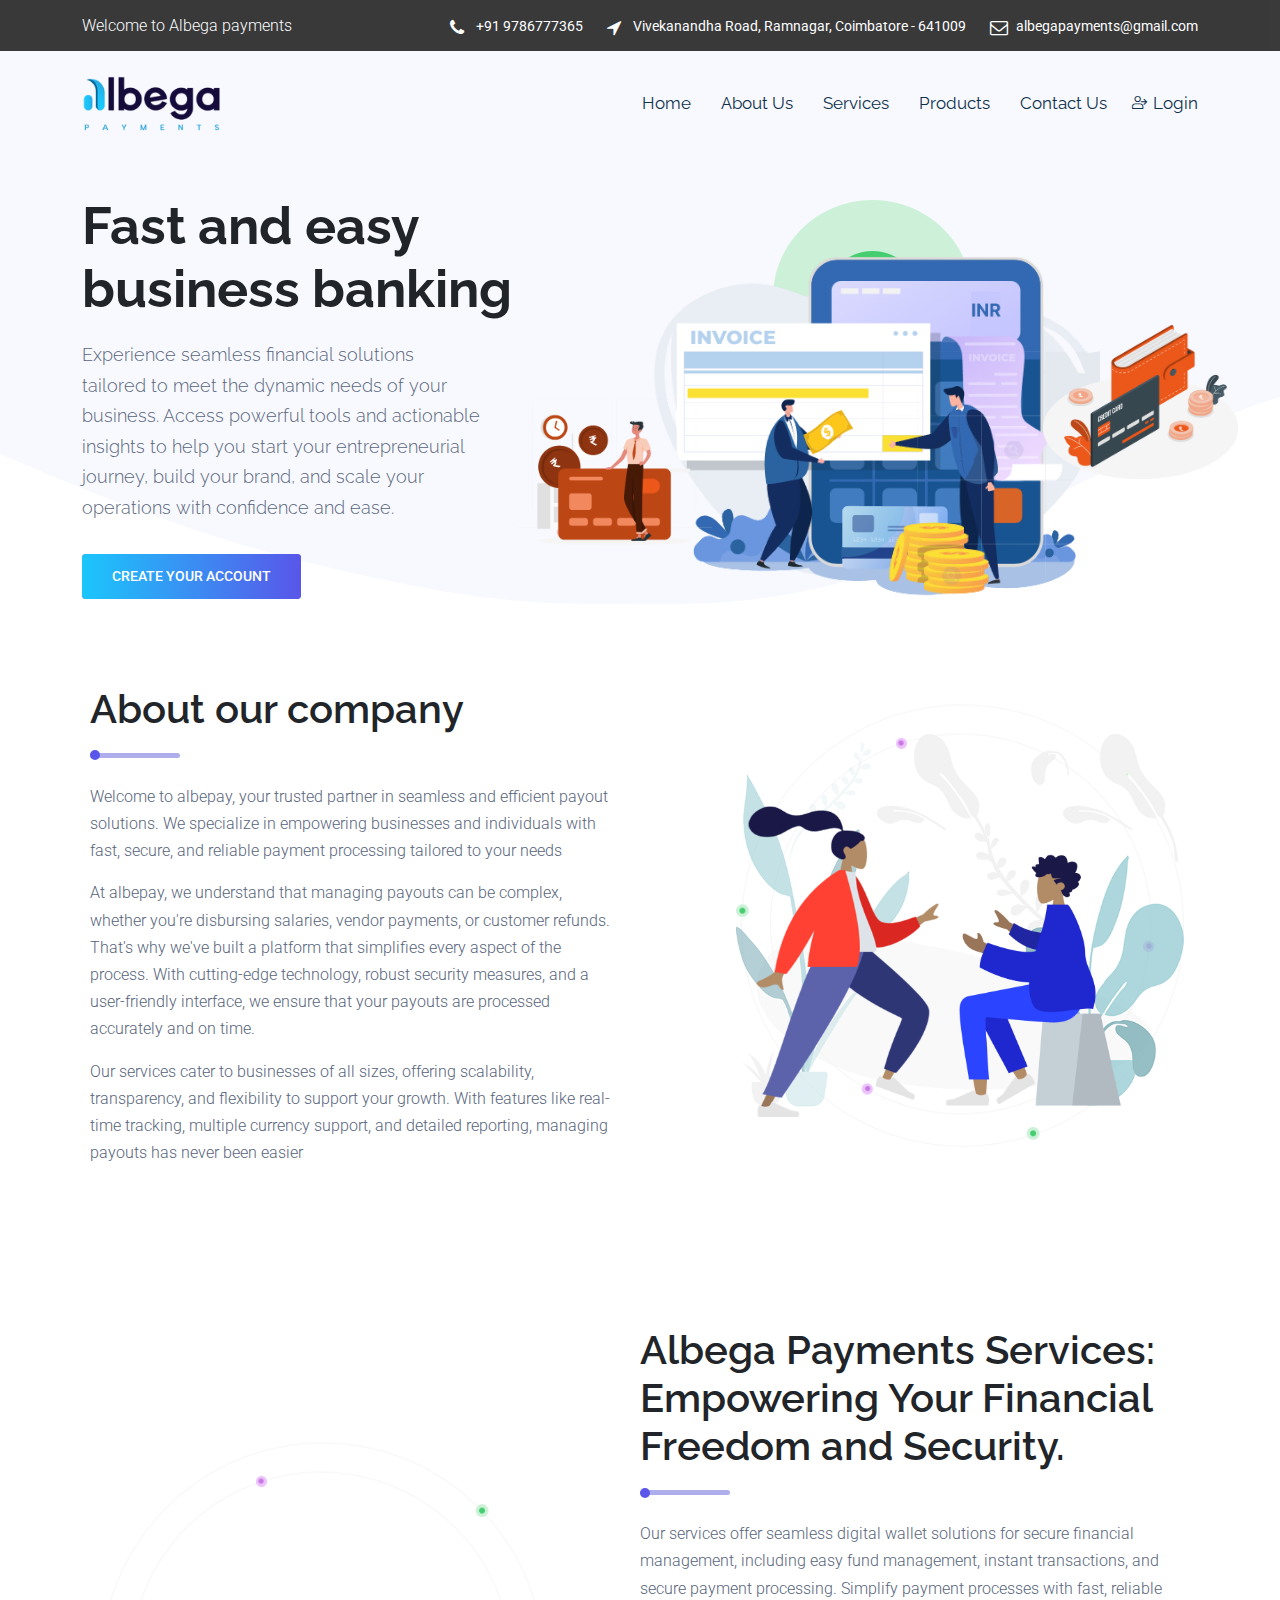
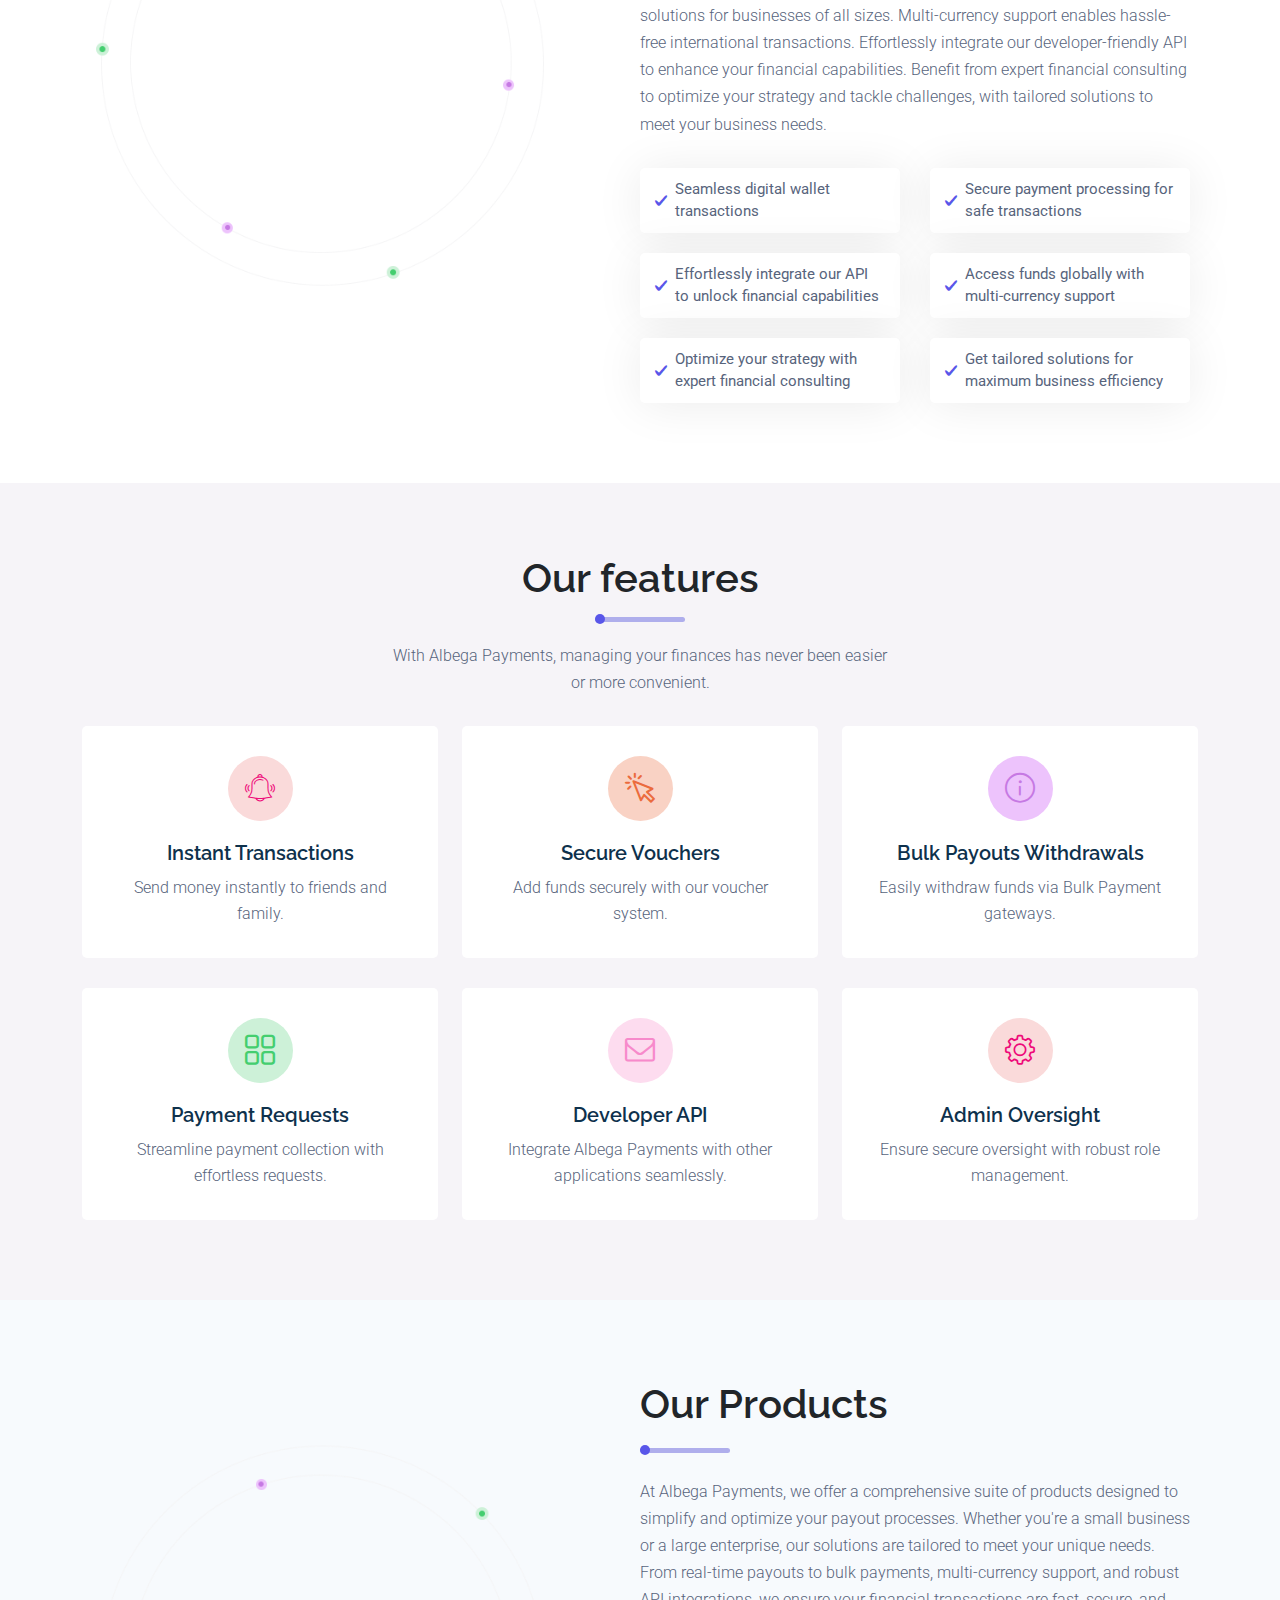
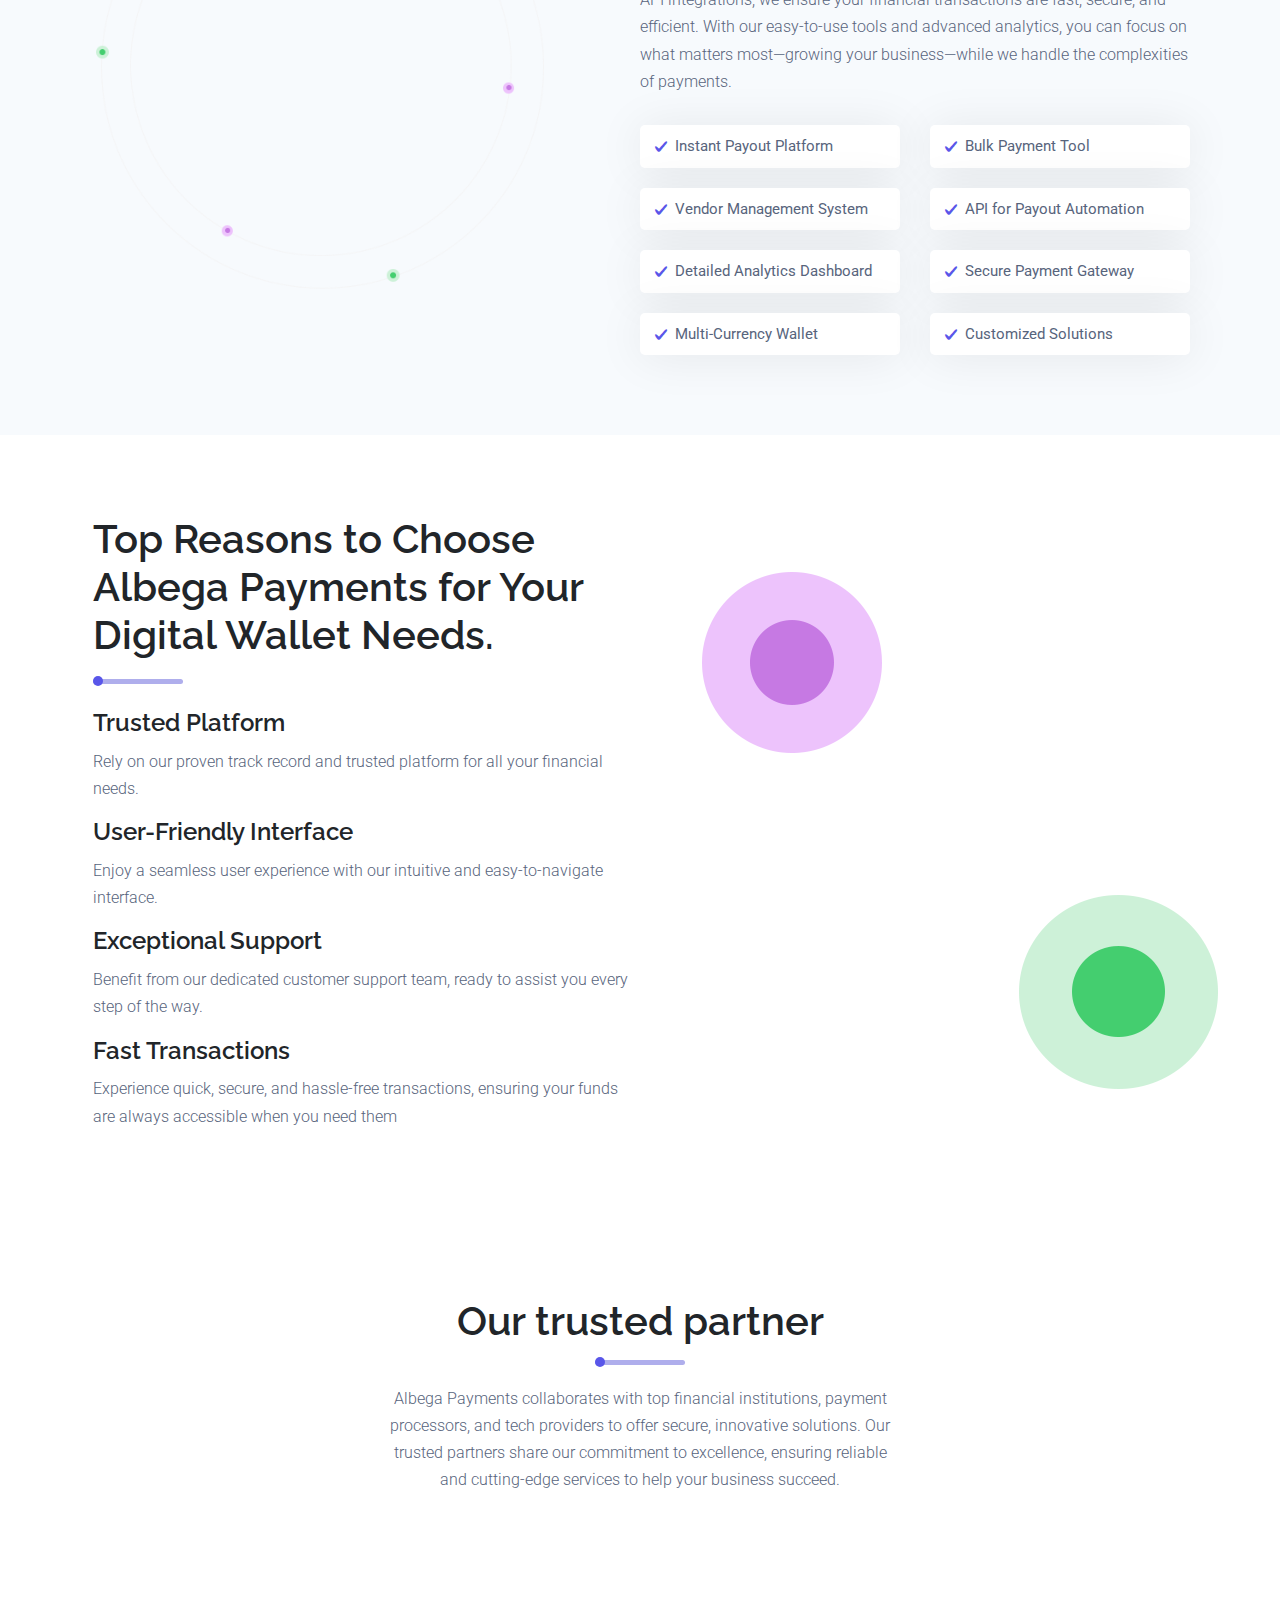
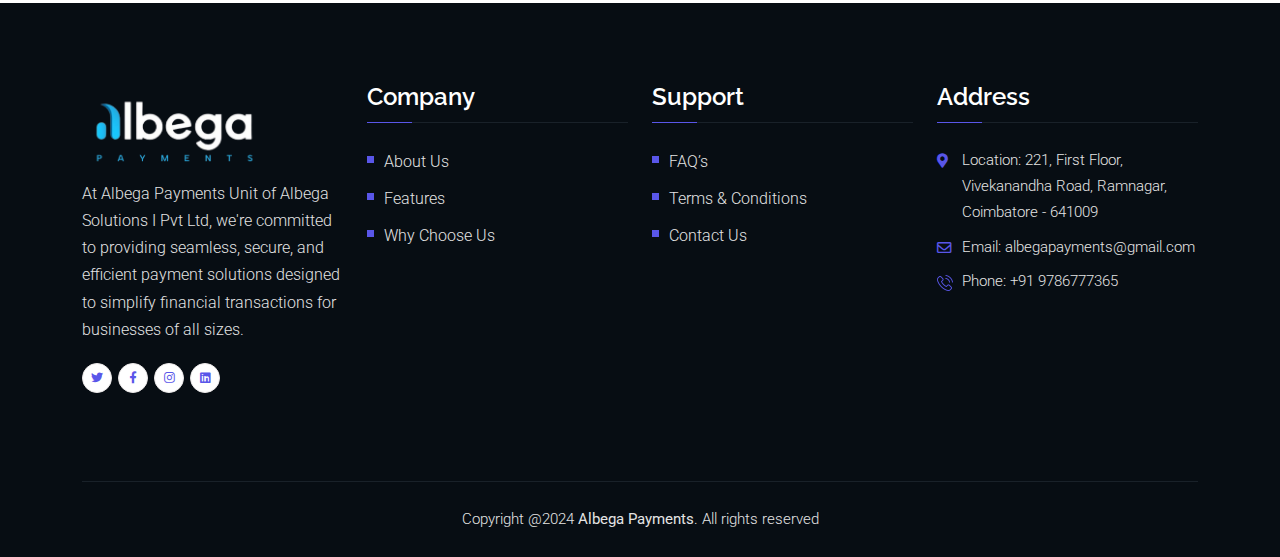
<file: index.html>
<!DOCTYPE html>
<html lang="en-US">

<head>
	<meta charset="UTF-8">
	<meta name="viewport" content="width=device-width, initial-scale=1">
	<link rel="profile" href="https://gmpg.org/xfn/11">

	<title>Albega Payments</title>
	<meta name="robots" content="noindex, nofollow">
	<style>
		img:is([sizes="auto" i], [sizes^="auto," i]) {
			contain-intrinsic-size: 3000px 1500px
		}
	</style>
	<link rel="dns-prefetch" href="//fonts.googleapis.com">
	<link href="https://cdn.jsdelivr.net/npm/bootstrap@4.6.2/dist/css/bootstrap.min.css" rel="stylesheet">
<!-- jQuery and Bootstrap JS -->
<script src="https://code.jquery.com/jquery-3.6.4.min.js"></script>
<script src="https://cdn.jsdelivr.net/npm/bootstrap@4.6.2/dist/js/bootstrap.bundle.min.js"></script>
	<link rel="preconnect" href="https://fonts.gstatic.com" crossorigin="">
	<link rel="alternate" type="application/rss+xml" title="Tryo » Feed" href="https://themes.envytheme.com/tryo/feed/">
	<link rel="alternate" type="application/rss+xml" title="Tryo » Comments Feed"
		href="https://themes.envytheme.com/tryo/comments/feed/">
	<script type="text/javascript">
		/* <![CDATA[ */
		window._wpemojiSettings = { "baseUrl": "https:\/\/s.w.org\/images\/core\/emoji\/15.0.3\/72x72\/", "ext": ".png", "svgUrl": "https:\/\/s.w.org\/images\/core\/emoji\/15.0.3\/svg\/", "svgExt": ".svg", "source": { "concatemoji": "https:\/\/themes.envytheme.com\/tryo\/wp-includes\/js\/wp-emoji-release.min.js?ver=6.7.1" } };
		/*! This file is auto-generated */
		!function (i, n) { var o, s, e; function c(e) { try { var t = { supportTests: e, timestamp: (new Date).valueOf() }; sessionStorage.setItem(o, JSON.stringify(t)) } catch (e) { } } function p(e, t, n) { e.clearRect(0, 0, e.canvas.width, e.canvas.height), e.fillText(t, 0, 0); var t = new Uint32Array(e.getImageData(0, 0, e.canvas.width, e.canvas.height).data), r = (e.clearRect(0, 0, e.canvas.width, e.canvas.height), e.fillText(n, 0, 0), new Uint32Array(e.getImageData(0, 0, e.canvas.width, e.canvas.height).data)); return t.every(function (e, t) { return e === r[t] }) } function u(e, t, n) { switch (t) { case "flag": return n(e, "\ud83c\udff3\ufe0f\u200d\u26a7\ufe0f", "\ud83c\udff3\ufe0f\u200b\u26a7\ufe0f") ? !1 : !n(e, "\ud83c\uddfa\ud83c\uddf3", "\ud83c\uddfa\u200b\ud83c\uddf3") && !n(e, "\ud83c\udff4\udb40\udc67\udb40\udc62\udb40\udc65\udb40\udc6e\udb40\udc67\udb40\udc7f", "\ud83c\udff4\u200b\udb40\udc67\u200b\udb40\udc62\u200b\udb40\udc65\u200b\udb40\udc6e\u200b\udb40\udc67\u200b\udb40\udc7f"); case "emoji": return !n(e, "\ud83d\udc26\u200d\u2b1b", "\ud83d\udc26\u200b\u2b1b") }return !1 } function f(e, t, n) { var r = "undefined" != typeof WorkerGlobalScope && self instanceof WorkerGlobalScope ? new OffscreenCanvas(300, 150) : i.createElement("canvas"), a = r.getContext("2d", { willReadFrequently: !0 }), o = (a.textBaseline = "top", a.font = "600 32px Arial", {}); return e.forEach(function (e) { o[e] = t(a, e, n) }), o } function t(e) { var t = i.createElement("script"); t.src = e, t.defer = !0, i.head.appendChild(t) } "undefined" != typeof Promise && (o = "wpEmojiSettingsSupports", s = ["flag", "emoji"], n.supports = { everything: !0, everythingExceptFlag: !0 }, e = new Promise(function (e) { i.addEventListener("DOMContentLoaded", e, { once: !0 }) }), new Promise(function (t) { var n = function () { try { var e = JSON.parse(sessionStorage.getItem(o)); if ("object" == typeof e && "number" == typeof e.timestamp && (new Date).valueOf() < e.timestamp + 604800 && "object" == typeof e.supportTests) return e.supportTests } catch (e) { } return null }(); if (!n) { if ("undefined" != typeof Worker && "undefined" != typeof OffscreenCanvas && "undefined" != typeof URL && URL.createObjectURL && "undefined" != typeof Blob) try { var e = "postMessage(" + f.toString() + "(" + [JSON.stringify(s), u.toString(), p.toString()].join(",") + "));", r = new Blob([e], { type: "text/javascript" }), a = new Worker(URL.createObjectURL(r), { name: "wpTestEmojiSupports" }); return void (a.onmessage = function (e) { c(n = e.data), a.terminate(), t(n) }) } catch (e) { } c(n = f(s, u, p)) } t(n) }).then(function (e) { for (var t in e) n.supports[t] = e[t], n.supports.everything = n.supports.everything && n.supports[t], "flag" !== t && (n.supports.everythingExceptFlag = n.supports.everythingExceptFlag && n.supports[t]); n.supports.everythingExceptFlag = n.supports.everythingExceptFlag && !n.supports.flag, n.DOMReady = !1, n.readyCallback = function () { n.DOMReady = !0 } }).then(function () { return e }).then(function () { var e; n.supports.everything || (n.readyCallback(), (e = n.source || {}).concatemoji ? t(e.concatemoji) : e.wpemoji && e.twemoji && (t(e.twemoji), t(e.wpemoji))) })) }((window, document), window._wpemojiSettings);
		/* ]]> */
	</script>
	<style id="wp-emoji-styles-inline-css" type="text/css">
		img.wp-smiley,
		img.emoji {
			display: inline !important;
			border: none !important;
			box-shadow: none !important;
			height: 1em !important;
			width: 1em !important;
			margin: 0 0.07em !important;
			vertical-align: -0.1em !important;
			background: none !important;
			padding: 0 !important;
		}
	</style>
	<style id="classic-theme-styles-inline-css" type="text/css">
		/*! This file is auto-generated */
		.wp-block-button__link {
			color: #fff;
			background-color: #32373c;
			border-radius: 9999px;
			box-shadow: none;
			text-decoration: none;
			padding: calc(.667em + 2px) calc(1.333em + 2px);
			font-size: 1.125em
		}

		.wp-block-file__button {
			background: #32373c;
			color: #fff;
			text-decoration: none
		}
	</style>
	<style id="global-styles-inline-css" type="text/css">
		:root {
			--wp--preset--aspect-ratio--square: 1;
			--wp--preset--aspect-ratio--4-3: 4/3;
			--wp--preset--aspect-ratio--3-4: 3/4;
			--wp--preset--aspect-ratio--3-2: 3/2;
			--wp--preset--aspect-ratio--2-3: 2/3;
			--wp--preset--aspect-ratio--16-9: 16/9;
			--wp--preset--aspect-ratio--9-16: 9/16;
			--wp--preset--color--black: #000000;
			--wp--preset--color--cyan-bluish-gray: #abb8c3;
			--wp--preset--color--white: #ffffff;
			--wp--preset--color--pale-pink: #f78da7;
			--wp--preset--color--vivid-red: #cf2e2e;
			--wp--preset--color--luminous-vivid-orange: #ff6900;
			--wp--preset--color--luminous-vivid-amber: #fcb900;
			--wp--preset--color--light-green-cyan: #7bdcb5;
			--wp--preset--color--vivid-green-cyan: #00d084;
			--wp--preset--color--pale-cyan-blue: #8ed1fc;
			--wp--preset--color--vivid-cyan-blue: #0693e3;
			--wp--preset--color--vivid-purple: #9b51e0;
			--wp--preset--gradient--vivid-cyan-blue-to-vivid-purple: linear-gradient(135deg, rgba(6, 147, 227, 1) 0%, rgb(155, 81, 224) 100%);
			--wp--preset--gradient--light-green-cyan-to-vivid-green-cyan: linear-gradient(135deg, rgb(122, 220, 180) 0%, rgb(0, 208, 130) 100%);
			--wp--preset--gradient--luminous-vivid-amber-to-luminous-vivid-orange: linear-gradient(135deg, rgba(252, 185, 0, 1) 0%, rgba(255, 105, 0, 1) 100%);
			--wp--preset--gradient--luminous-vivid-orange-to-vivid-red: linear-gradient(135deg, rgba(255, 105, 0, 1) 0%, rgb(207, 46, 46) 100%);
			--wp--preset--gradient--very-light-gray-to-cyan-bluish-gray: linear-gradient(135deg, rgb(238, 238, 238) 0%, rgb(169, 184, 195) 100%);
			--wp--preset--gradient--cool-to-warm-spectrum: linear-gradient(135deg, rgb(74, 234, 220) 0%, rgb(151, 120, 209) 20%, rgb(207, 42, 186) 40%, rgb(238, 44, 130) 60%, rgb(251, 105, 98) 80%, rgb(254, 248, 76) 100%);
			--wp--preset--gradient--blush-light-purple: linear-gradient(135deg, rgb(255, 206, 236) 0%, rgb(152, 150, 240) 100%);
			--wp--preset--gradient--blush-bordeaux: linear-gradient(135deg, rgb(254, 205, 165) 0%, rgb(254, 45, 45) 50%, rgb(107, 0, 62) 100%);
			--wp--preset--gradient--luminous-dusk: linear-gradient(135deg, rgb(255, 203, 112) 0%, rgb(199, 81, 192) 50%, rgb(65, 88, 208) 100%);
			--wp--preset--gradient--pale-ocean: linear-gradient(135deg, rgb(255, 245, 203) 0%, rgb(182, 227, 212) 50%, rgb(51, 167, 181) 100%);
			--wp--preset--gradient--electric-grass: linear-gradient(135deg, rgb(202, 248, 128) 0%, rgb(113, 206, 126) 100%);
			--wp--preset--gradient--midnight: linear-gradient(135deg, rgb(2, 3, 129) 0%, rgb(40, 116, 252) 100%);
			--wp--preset--font-size--small: 13px;
			--wp--preset--font-size--medium: 20px;
			--wp--preset--font-size--large: 36px;
			--wp--preset--font-size--x-large: 42px;
			--wp--preset--font-family--inter: "Inter", sans-serif;
			--wp--preset--font-family--cardo: Cardo;
			--wp--preset--spacing--20: 0.44rem;
			--wp--preset--spacing--30: 0.67rem;
			--wp--preset--spacing--40: 1rem;
			--wp--preset--spacing--50: 1.5rem;
			--wp--preset--spacing--60: 2.25rem;
			--wp--preset--spacing--70: 3.38rem;
			--wp--preset--spacing--80: 5.06rem;
			--wp--preset--shadow--natural: 6px 6px 9px rgba(0, 0, 0, 0.2);
			--wp--preset--shadow--deep: 12px 12px 50px rgba(0, 0, 0, 0.4);
			--wp--preset--shadow--sharp: 6px 6px 0px rgba(0, 0, 0, 0.2);
			--wp--preset--shadow--outlined: 6px 6px 0px -3px rgba(255, 255, 255, 1), 6px 6px rgba(0, 0, 0, 1);
			--wp--preset--shadow--crisp: 6px 6px 0px rgba(0, 0, 0, 1);
		}

		:where(.is-layout-flex) {
			gap: 0.5em;
		}

		:where(.is-layout-grid) {
			gap: 0.5em;
		}

		body .is-layout-flex {
			display: flex;
		}

		.is-layout-flex {
			flex-wrap: wrap;
			align-items: center;
		}

		.is-layout-flex> :is(*, div) {
			margin: 0;
		}

		body .is-layout-grid {
			display: grid;
		}

		.is-layout-grid> :is(*, div) {
			margin: 0;
		}

		:where(.wp-block-columns.is-layout-flex) {
			gap: 2em;
		}

		:where(.wp-block-columns.is-layout-grid) {
			gap: 2em;
		}

		:where(.wp-block-post-template.is-layout-flex) {
			gap: 1.25em;
		}

		:where(.wp-block-post-template.is-layout-grid) {
			gap: 1.25em;
		}

		.has-black-color {
			color: var(--wp--preset--color--black) !important;
		}

		.has-cyan-bluish-gray-color {
			color: var(--wp--preset--color--cyan-bluish-gray) !important;
		}

		.has-white-color {
			color: var(--wp--preset--color--white) !important;
		}

		.has-pale-pink-color {
			color: var(--wp--preset--color--pale-pink) !important;
		}

		.has-vivid-red-color {
			color: var(--wp--preset--color--vivid-red) !important;
		}

		.has-luminous-vivid-orange-color {
			color: var(--wp--preset--color--luminous-vivid-orange) !important;
		}

		.has-luminous-vivid-amber-color {
			color: var(--wp--preset--color--luminous-vivid-amber) !important;
		}

		.has-light-green-cyan-color {
			color: var(--wp--preset--color--light-green-cyan) !important;
		}

		.has-vivid-green-cyan-color {
			color: var(--wp--preset--color--vivid-green-cyan) !important;
		}

		.has-pale-cyan-blue-color {
			color: var(--wp--preset--color--pale-cyan-blue) !important;
		}

		.has-vivid-cyan-blue-color {
			color: var(--wp--preset--color--vivid-cyan-blue) !important;
		}

		.has-vivid-purple-color {
			color: var(--wp--preset--color--vivid-purple) !important;
		}

		.has-black-background-color {
			background-color: var(--wp--preset--color--black) !important;
		}

		.has-cyan-bluish-gray-background-color {
			background-color: var(--wp--preset--color--cyan-bluish-gray) !important;
		}

		.has-white-background-color {
			background-color: var(--wp--preset--color--white) !important;
		}

		.has-pale-pink-background-color {
			background-color: var(--wp--preset--color--pale-pink) !important;
		}

		.has-vivid-red-background-color {
			background-color: var(--wp--preset--color--vivid-red) !important;
		}

		.has-luminous-vivid-orange-background-color {
			background-color: var(--wp--preset--color--luminous-vivid-orange) !important;
		}

		.has-luminous-vivid-amber-background-color {
			background-color: var(--wp--preset--color--luminous-vivid-amber) !important;
		}

		.has-light-green-cyan-background-color {
			background-color: var(--wp--preset--color--light-green-cyan) !important;
		}

		.has-vivid-green-cyan-background-color {
			background-color: var(--wp--preset--color--vivid-green-cyan) !important;
		}

		.has-pale-cyan-blue-background-color {
			background-color: var(--wp--preset--color--pale-cyan-blue) !important;
		}

		.has-vivid-cyan-blue-background-color {
			background-color: var(--wp--preset--color--vivid-cyan-blue) !important;
		}

		.has-vivid-purple-background-color {
			background-color: var(--wp--preset--color--vivid-purple) !important;
		}

		.has-black-border-color {
			border-color: var(--wp--preset--color--black) !important;
		}

		.has-cyan-bluish-gray-border-color {
			border-color: var(--wp--preset--color--cyan-bluish-gray) !important;
		}

		.has-white-border-color {
			border-color: var(--wp--preset--color--white) !important;
		}

		.has-pale-pink-border-color {
			border-color: var(--wp--preset--color--pale-pink) !important;
		}

		.has-vivid-red-border-color {
			border-color: var(--wp--preset--color--vivid-red) !important;
		}

		.has-luminous-vivid-orange-border-color {
			border-color: var(--wp--preset--color--luminous-vivid-orange) !important;
		}

		.has-luminous-vivid-amber-border-color {
			border-color: var(--wp--preset--color--luminous-vivid-amber) !important;
		}

		.has-light-green-cyan-border-color {
			border-color: var(--wp--preset--color--light-green-cyan) !important;
		}

		.has-vivid-green-cyan-border-color {
			border-color: var(--wp--preset--color--vivid-green-cyan) !important;
		}

		.has-pale-cyan-blue-border-color {
			border-color: var(--wp--preset--color--pale-cyan-blue) !important;
		}

		.has-vivid-cyan-blue-border-color {
			border-color: var(--wp--preset--color--vivid-cyan-blue) !important;
		}

		.has-vivid-purple-border-color {
			border-color: var(--wp--preset--color--vivid-purple) !important;
		}

		.has-vivid-cyan-blue-to-vivid-purple-gradient-background {
			background: var(--wp--preset--gradient--vivid-cyan-blue-to-vivid-purple) !important;
		}

		.has-light-green-cyan-to-vivid-green-cyan-gradient-background {
			background: var(--wp--preset--gradient--light-green-cyan-to-vivid-green-cyan) !important;
		}

		.has-luminous-vivid-amber-to-luminous-vivid-orange-gradient-background {
			background: var(--wp--preset--gradient--luminous-vivid-amber-to-luminous-vivid-orange) !important;
		}

		.has-luminous-vivid-orange-to-vivid-red-gradient-background {
			background: var(--wp--preset--gradient--luminous-vivid-orange-to-vivid-red) !important;
		}

		.has-very-light-gray-to-cyan-bluish-gray-gradient-background {
			background: var(--wp--preset--gradient--very-light-gray-to-cyan-bluish-gray) !important;
		}

		.has-cool-to-warm-spectrum-gradient-background {
			background: var(--wp--preset--gradient--cool-to-warm-spectrum) !important;
		}

		.has-blush-light-purple-gradient-background {
			background: var(--wp--preset--gradient--blush-light-purple) !important;
		}

		.has-blush-bordeaux-gradient-background {
			background: var(--wp--preset--gradient--blush-bordeaux) !important;
		}

		.has-luminous-dusk-gradient-background {
			background: var(--wp--preset--gradient--luminous-dusk) !important;
		}

		.has-pale-ocean-gradient-background {
			background: var(--wp--preset--gradient--pale-ocean) !important;
		}

		.has-electric-grass-gradient-background {
			background: var(--wp--preset--gradient--electric-grass) !important;
		}

		.has-midnight-gradient-background {
			background: var(--wp--preset--gradient--midnight) !important;
		}

		.has-small-font-size {
			font-size: var(--wp--preset--font-size--small) !important;
		}

		.has-medium-font-size {
			font-size: var(--wp--preset--font-size--medium) !important;
		}

		.has-large-font-size {
			font-size: var(--wp--preset--font-size--large) !important;
		}

		.has-x-large-font-size {
			font-size: var(--wp--preset--font-size--x-large) !important;
		}

		:where(.wp-block-post-template.is-layout-flex) {
			gap: 1.25em;
		}

		:where(.wp-block-post-template.is-layout-grid) {
			gap: 1.25em;
		}

		:where(.wp-block-columns.is-layout-flex) {
			gap: 2em;
		}

		:where(.wp-block-columns.is-layout-grid) {
			gap: 2em;
		}

		:root :where(.wp-block-pullquote) {
			font-size: 1.5em;
			line-height: 1.6;
		}
	</style>
	<link rel="stylesheet" id="contact-form-7-css" href="css/styles.css" type="text/css" media="all">
	<link rel="stylesheet" id="font-awesome-4.7-css" href="css/font-awesome.min.css" type="text/css" media="all">
	<link rel="stylesheet" id="woocommerce-layout-css" href="css/woocommerce-layout.css" type="text/css" media="all">
	<link rel="stylesheet" id="woocommerce-smallscreen-css" href="css/woocommerce-smallscreen.css" type="text/css"
		media="only screen and (max-width: 768px)">
	<link rel="stylesheet" id="woocommerce-general-css" href="css/woocommerce_1.css" type="text/css" media="all">
	<style id="woocommerce-inline-inline-css" type="text/css">
		.woocommerce form .form-row .required {
			visibility: visible;
		}
	</style>
	<link rel="stylesheet" id="tryo-style-css" href="css/style.css" type="text/css" media="all">
	<link rel="stylesheet" id="vendors-css" href="css/vendors.min.css" type="text/css" media="all">
	<link rel="stylesheet" id="all-css" href="css/all.css" type="text/css" media="all">
	<link rel="stylesheet" id="flat-icon-css" href="css/flat-icon.css" type="text/css" media="all">
	<link rel="stylesheet" id="nice-select-css" href="css/nice-select.min.css" type="text/css" media="all">
	<link rel="stylesheet" id="tryo-woocommerce-css" href="css/woocommerce.css" type="text/css" media="all">
	<link rel="stylesheet" id="tryo-main-style-css" href="css/style_1.css" type="text/css" media="all">
	<style id="tryo-main-style-inline-css" type="text/css">
		:root {
			--MainColor: #5956E9;
			--OptionalGradientColor: linear-gradient(135deg, #23BDB8 0%, #43E794 100%);
			--MainGradientColor: linear-gradient(90deg, #1bc6fc 0%, #5956e9 100%);
			--OptionalColor: #5956E9;
		}

		.preloader {
			background: -webkit-gradient(linear, left top, right top, from(#EE0979), to(#FF6A00));
			background: linear-gradient(90deg, #EE0979 0%, #FF6A00 100%);
		}

		.navbar-area.is-sticky,
		.navbar-area.is-sticky .luvion-nav {
			background: #FFFFFF !important;
		}

		.navbar-area.is-sticky .luvion-nav .navbar .navbar-nav .nav-item a {
			color: #0E314C;
		}

		.luvion-nav .navbar .navbar-nav .nav-item a,
		.currency-transfer-provider-navbar .luvion-nav .navbar .navbar-nav .nav-item a {
			color: #FFFFFF;
		}

		p,
		.money-transfer-form form .currency-info span,
		.money-transfer-form form .money-transfer-info,
		.overview-box .overview-content .content .services-list li span,
		.overview-box .overview-content .content .features-list li span,
		.single-pricing-box .pricing-features li,
		.widget-area .widget_luvion_posts_thumb .item .info time,
		.widget-area .widget_recent_entries ul li,
		.widget-area .widget_recent_entries ul li a,
		.widget-area .widget_recent_entries ul li .post-date,
		.widget-area .widget_recent_comments ul li a,
		.widget-area .widget_archive ul li,
		.widget-area .widget_archive ul li a,
		.widget-area .widget_categories ul li,
		.widget-area .widget_categories ul li a,
		.widget-area .widget_categories ul li .post-count,
		.widget-area .widget_meta ul li,
		.widget-area .widget_meta ul li a,
		.widget-area .tagcloud a,
		.signup-content .signup-form form .connect-with-social span,
		.contact-info ul li,
		.contact-info ul li a,
		.single-footer-widget .list li a,
		.single-footer-widget .footer-contact-info li,
		.single-footer-widget .footer-contact-info li a,
		.blog-sidebar .widget ul li a,
		.blog-sidebar .nice-select,
		.blog-sidebar .tagcloud a,
		.blog-sidebar .calendar_wrap table th,
		.blog-sidebar .calendar_wrap table td,
		.blog-sidebar span.post-count,
		.blog-details .blog-meta ul li,
		.blog-details .blog-details-content ul li,
		.blog-details .blog-details-content ol li,
		.blog-details .blog-details-content b,
		.blog-details .blog-details-content strong,
		.comments-area .comment-metadata,
		.comments-area .comment-metadata a,
		.comments-area .comment-respond .comment-form-cookies-consent label,
		.wp-block-image figcaption,
		.wp-block-archives-list li a,
		.wp-block-categories-list li a,
		.wp-block-video figcaption,
		pre.wp-block-verse,
		.footer-area .single-footer-widget table td,
		.footer-area .single-footer-widget table th,
		.footer-area .single-footer-widget .item .info .title a,
		.footer-area .nice-select,
		.footer-area .nice-select .option,
		.footer-area .widget_rss ul li .rsswidget,
		.footer-area .widget_rss ul li .rss-date,
		.footer-area .widget_rss ul li .rssSummary,
		.footer-area .widget_rss ul li cite,
		.footer-area .tagcloud a,
		.footer-area .widget_text p,
		.footer-area .calendar_wrap caption,
		.footer-area .widget_recent_comments .recentcomments .comment-author-link a,
		.footer-area .widget_recent_comments .recentcomments a,
		.footer-area .widget_recent_entries ul li a,
		.footer-area span.post-count {
			color: #57647C
		}

		.preloader.preloader-area {
			background-color: #44CE6F;
		}

		.top-header {
			background-color: #0A0A0A;
		}

		.navbar-area.navbar-style-two .luvion-nav .navbar .navbar-nav .nav-item a,
		.navbar-area.navbar-with-position-relative .luvion-nav .navbar .navbar-nav .nav-item a {
			color: #0E314C;
		}


		.top-header .header-left-content p,
		.top-header .header-right-content ul li,
		.top-header .header-right-content ul li a,
		.top-header .header-right-content ul li i {
			color: #FFFFFF;
		}

		.footer-area {
			background-color: #070D13;
		}

		.top-header {
			opacity: 0.8;
		}

		.header-left-content a {
			color: #fff;
		}

		.currency-transfer-provider-navbar .top-header {
			position: relative;
			top: -20px;
		}

		.navbar-area.navbar-with-position-relative .top-header {
			position: relative;
			top: -20px;
		}

		.is-sticky .top-header {
			display: none;
		}


		@media only screen and (max-width: 991px) {
			.luvion-responsive-nav .logo a img.main-logo {
				display: none;
			}
		}

		@media only screen and (max-width: 767px) {
			.payment-features-overview {
				margin-right: 0;
				margin-left: 0;
			}
		}


		.blog-wrap-area .row.justify-content-center {
			--bs-gutter-x: 1.5rem;
			--bs-gutter-y: 0;
			display: flex;
			flex-wrap: wrap;
			margin-top: calc(-1* var(--bs-gutter-y));
			margin-left: calc(-.5* var(--bs-gutter-x));
			margin-right: 0;
		}


		@media only screen and (max-width: 767px) {
			.single-blog-card2 .image .date {
				right: 0 !important;
				top: 20px !important;
				transform: unset;
				left: 0;
			}
		}

		.main-banner.jarallax {
			z-index: unset !important;
		}

		.login-content .login-form form .form-group {
			margin-bottom: 10px;
		}

		.signup-form input.form-control {
			margin-bottom: 10px;
		}
	</style>
	<link rel="stylesheet" id="tryo-responsive-css" href="css/responsive.css" type="text/css" media="all">
	<link rel="stylesheet" id="tryo-fonts-css"
		href="//fonts.googleapis.com/css?family=Raleway%3A400%2C500%2C600%2C700%2C800%7CRoboto%3A300%2C400%2C500%2C700&display=swap&ver=1.0.0"
		type="text/css" media="screen">
	<link rel="stylesheet" id="elementor-icons-css" href="css/elementor-icons.min.css" type="text/css" media="all">
	<link rel="stylesheet" id="elementor-frontend-css" href="css/frontend.min.css" type="text/css" media="all">
	<style id="elementor-frontend-inline-css" type="text/css">
		.elementor-kit-1504 {
			--e-global-color-primary: #6EC1E4;
			--e-global-color-secondary: #54595F;
			--e-global-color-text: #7A7A7A;
			--e-global-color-accent: #61CE70;
			--e-global-typography-primary-font-family: "Roboto";
			--e-global-typography-primary-font-weight: 600;
			--e-global-typography-secondary-font-family: "Roboto Slab";
			--e-global-typography-secondary-font-weight: 400;
			--e-global-typography-text-font-family: "Roboto";
			--e-global-typography-text-font-weight: 400;
			--e-global-typography-accent-font-family: "Roboto";
			--e-global-typography-accent-font-weight: 500;
		}

		.elementor-section.elementor-section-boxed>.elementor-container {
			max-width: 1140px;
		}

		.e-con {
			--container-max-width: 1140px;
		}

		.elementor-widget:not(:last-child) {
			margin-block-end: 20px;
		}

		.elementor-element {
			--widgets-spacing: 20px 20px;
		}

		h1.entry-title {
			display: var(--page-title-display);
		}

		@media(max-width:1024px) {
			.elementor-section.elementor-section-boxed>.elementor-container {
				max-width: 1024px;
			}

			.e-con {
				--container-max-width: 1024px;
			}
		}

		@media(max-width:767px) {
			.elementor-section.elementor-section-boxed>.elementor-container {
				max-width: 767px;
			}

			.e-con {
				--container-max-width: 767px;
			}
		}

		.elementor-238 .elementor-element.elementor-element-508cefe9>.elementor-widget-wrap>.elementor-widget:not(.elementor-widget__width-auto):not(.elementor-widget__width-initial):not(:last-child):not(.elementor-absolute) {
			margin-bottom: 0px;
		}

		.elementor-238 .elementor-element.elementor-element-ba38215>.elementor-widget-wrap>.elementor-widget:not(.elementor-widget__width-auto):not(.elementor-widget__width-initial):not(:last-child):not(.elementor-absolute) {
			margin-bottom: 0px;
		}

		.elementor-238 .elementor-element.elementor-element-b21db9b:not(.elementor-motion-effects-element-type-background),
		.elementor-238 .elementor-element.elementor-element-b21db9b>.elementor-motion-effects-container>.elementor-motion-effects-layer {
			background-color: #f7fafd;
		}

		.elementor-238 .elementor-element.elementor-element-b21db9b {
			transition: background 0.3s, border 0.3s, border-radius 0.3s, box-shadow 0.3s;
		}

		.elementor-238 .elementor-element.elementor-element-b21db9b>.elementor-background-overlay {
			transition: background 0.3s, border-radius 0.3s, opacity 0.3s;
		}

		.elementor-238 .elementor-element.elementor-element-7aea8a7>.elementor-widget-wrap>.elementor-widget:not(.elementor-widget__width-auto):not(.elementor-widget__width-initial):not(:last-child):not(.elementor-absolute) {
			margin-bottom: 0px;
		}

		.elementor-238 .elementor-element.elementor-element-3e748dc>.elementor-widget-wrap>.elementor-widget:not(.elementor-widget__width-auto):not(.elementor-widget__width-initial):not(:last-child):not(.elementor-absolute) {
			margin-bottom: 0px;
		}

		.elementor-238 .elementor-element.elementor-element-0b606e9>.elementor-widget-wrap>.elementor-widget:not(.elementor-widget__width-auto):not(.elementor-widget__width-initial):not(:last-child):not(.elementor-absolute) {
			margin-bottom: 0px;
		}

		.elementor-238 .elementor-element.elementor-element-3082633>.elementor-widget-wrap>.elementor-widget:not(.elementor-widget__width-auto):not(.elementor-widget__width-initial):not(:last-child):not(.elementor-absolute) {
			margin-bottom: 0px;
		}

		.elementor-238 .elementor-element.elementor-element-f653648 {
			text-align: center;
		}

		.elementor-238 .elementor-element.elementor-element-3e7ac49d>.elementor-widget-wrap>.elementor-widget:not(.elementor-widget__width-auto):not(.elementor-widget__width-initial):not(:last-child):not(.elementor-absolute) {
			margin-bottom: 0px;
		}

		.elementor-238 .elementor-element.elementor-element-36d58a5>.elementor-widget-wrap>.elementor-widget:not(.elementor-widget__width-auto):not(.elementor-widget__width-initial):not(:last-child):not(.elementor-absolute) {
			margin-bottom: 0px;
		}

		.elementor-238 .elementor-element.elementor-element-687e4ec>.elementor-widget-wrap>.elementor-widget:not(.elementor-widget__width-auto):not(.elementor-widget__width-initial):not(:last-child):not(.elementor-absolute) {
			margin-bottom: 0px;
		}

		.elementor-238 .elementor-element.elementor-element-d014c5a>.elementor-widget-wrap>.elementor-widget:not(.elementor-widget__width-auto):not(.elementor-widget__width-initial):not(:last-child):not(.elementor-absolute) {
			margin-bottom: 0px;
		}

		@media(max-width:767px) {
			.elementor-238 .elementor-element.elementor-element-002ac90 {
				width: 50%;
			}

			.elementor-238 .elementor-element.elementor-element-7bfeede {
				width: 50%;
			}

			.elementor-238 .elementor-element.elementor-element-22ba383 {
				width: 50%;
			}

			.elementor-238 .elementor-element.elementor-element-b9682b5 {
				width: 50%;
			}
		}
	</style>
	<link rel="stylesheet" id="swiper-css" href="css/swiper.min.css" type="text/css" media="all">
	<link rel="stylesheet" id="e-swiper-css" href="css/e-swiper.min.css" type="text/css" media="all">
	<link rel="preload" as="style"
		href="https://fonts.googleapis.com/css?family=Roboto%7CRaleway&display=swap&ver=1735018330">
	<link rel="stylesheet" href="https://fonts.googleapis.com/css?family=Roboto%7CRaleway&display=swap&ver=1735018330"
		media="print" onload="this.media='all'"><noscript>
		<link rel="stylesheet"
			href="https://fonts.googleapis.com/css?family=Roboto%7CRaleway&display=swap&ver=1735018330" />
	</noscript>
	<link rel="stylesheet" id="google-fonts-1-css"
		href="https://fonts.googleapis.com/css?family=Roboto%3A100%2C100italic%2C200%2C200italic%2C300%2C300italic%2C400%2C400italic%2C500%2C500italic%2C600%2C600italic%2C700%2C700italic%2C800%2C800italic%2C900%2C900italic%7CRoboto+Slab%3A100%2C100italic%2C200%2C200italic%2C300%2C300italic%2C400%2C400italic%2C500%2C500italic%2C600%2C600italic%2C700%2C700italic%2C800%2C800italic%2C900%2C900italic&display=auto&ver=6.7.1"
		type="text/css" media="all">
	<link rel="preconnect" href="https://fonts.gstatic.com/" crossorigin="">
	<script src="js/jquery.min.js" id="jquery-core-js"></script>
	<script src="js/jquery-migrate.min.js" id="jquery-migrate-js"></script>
	<script src="js/jquery.blockUI.min.js" id="jquery-blockui-js" defer="defer" data-wp-strategy="defer"></script>
	<script type="text/javascript" id="wc-add-to-cart-js-extra">
		/* <![CDATA[ */
		var wc_add_to_cart_params = { "ajax_url": "\/tryo\/wp-admin\/admin-ajax.php", "wc_ajax_url": "\/tryo\/?wc-ajax=%%endpoint%%", "i18n_view_cart": "View cart", "cart_url": "https:\/\/themes.envytheme.com\/tryo\/cart\/", "is_cart": "", "cart_redirect_after_add": "no" };
		/* ]]> */
	</script>
	<script src="js/add-to-cart.min.js" id="wc-add-to-cart-js" defer="defer" data-wp-strategy="defer"></script>
	<script src="js/js.cookie.min.js" id="js-cookie-js" defer="defer" data-wp-strategy="defer"></script>
	<script type="text/javascript" id="woocommerce-js-extra">
		/* <![CDATA[ */
		var woocommerce_params = { "ajax_url": "\/tryo\/wp-admin\/admin-ajax.php", "wc_ajax_url": "\/tryo\/?wc-ajax=%%endpoint%%" };
		/* ]]> */
	</script>
	<script src="js/woocommerce.min.js" id="woocommerce-js" defer="defer" data-wp-strategy="defer"></script>
	<script src="js/vendors.min.js" id="vendors-js"></script>
	<script src="js/ajaxChimp.min.js" id="azaxchimp-js"></script>
	<script src="js/main.js" id="tryo-main-js"></script>
	<link rel="https://api.w.org/" href="https://themes.envytheme.com/tryo/wp-json/">
	<link rel="alternate" title="JSON" type="application/json"
		href="https://themes.envytheme.com/tryo/wp-json/wp/v2/pages/238">
	<link rel="EditURI" type="application/rsd+xml" title="RSD" href="https://themes.envytheme.com/tryo/xmlrpc.php?rsd">
	<meta name="generator" content="WordPress 6.7.1">
	<meta name="generator" content="WooCommerce 9.4.3">
	<meta name="description" content="Albega Payments is your trusted payout solution for seamless, secure, and fast payment processing. Simplify payouts with our reliable platform designed for businesses of all sizes.">
	<meta name="keywords" content="Payout solution, payment processing, secure payments, fast payouts, business payments, Albega Payments, online payment platform, seamless transactions, payout services, payment gateway">
	<!-- <link rel="canonical" href="https://themes.envytheme.com/tryo/home-three/"> -->
	<!-- <link rel="shortlink" href="https://themes.envytheme.com/tryo/?p=238"> -->
	<link rel="alternate" title="oEmbed (JSON)" type="application/json+oembed"
		href="https://themes.envytheme.com/tryo/wp-json/oembed/1.0/embed?url=https%3A%2F%2Fthemes.envytheme.com%2Ftryo%2Fhome-three%2F">
	<link rel="alternate" title="oEmbed (XML)" type="text/xml+oembed"
		href="https://themes.envytheme.com/tryo/wp-json/oembed/1.0/embed?url=https%3A%2F%2Fthemes.envytheme.com%2Ftryo%2Fhome-three%2F&format=xml">
	<meta name="generator" content="Redux 4.4.17"> <noscript>
		<style>
			.woocommerce-product-gallery {
				opacity: 1 !important;
			}
		</style>
	</noscript>
	<meta name="generator"
		content="Elementor 3.25.10; features: additional_custom_breakpoints, e_optimized_control_loading; settings: css_print_method-internal, google_font-enabled, font_display-auto">
	<style>
		.e-con.e-parent:nth-of-type(n+4):not(.e-lazyloaded):not(.e-no-lazyload),
		.e-con.e-parent:nth-of-type(n+4):not(.e-lazyloaded):not(.e-no-lazyload) * {
			background-image: none !important;
		}

		@media screen and (max-height: 1024px) {

			.e-con.e-parent:nth-of-type(n+3):not(.e-lazyloaded):not(.e-no-lazyload),
			.e-con.e-parent:nth-of-type(n+3):not(.e-lazyloaded):not(.e-no-lazyload) * {
				background-image: none !important;
			}
		}

		@media screen and (max-height: 640px) {

			.e-con.e-parent:nth-of-type(n+2):not(.e-lazyloaded):not(.e-no-lazyload),
			.e-con.e-parent:nth-of-type(n+2):not(.e-lazyloaded):not(.e-no-lazyload) * {
				background-image: none !important;
			}
		}
	</style>
	<style class="wp-fonts-local" type="text/css">
		@font-face {
			font-family: Inter;
			font-style: normal;
			font-weight: 300 900;
			font-display: fallback;
			src: url('fonts/Inter-VariableFont_slnt%2Cwght.woff2') format('woff2');
			font-stretch: normal;
		}

		@font-face {
			font-family: Cardo;
			font-style: normal;
			font-weight: 400;
			font-display: fallback;
			src: url('fonts/cardo_normal_400.woff2') format('woff2');
		}
	</style>
	<link rel="icon" href="images/albegapaymentsFav.png" sizes="32x32">
	<link rel="icon" href="images/albegapaymentsFav.png" sizes="192x192">
	<link rel="apple-touch-icon" href="images/albegapaymentsFav.png">
	<meta name="msapplication-TileImage"
		content="https://themes.envytheme.com/tryo/wp-content/uploads/2019/11/favicon-1-1.png">
	<style id="tryo_opt-dynamic-css" title="dynamic-css" class="redux-options-output">
		body {
			font-family: Roboto;
		}

		.h1,
		.h2,
		.h3,
		.h4,
		.h5,
		.h6,
		h1,
		h2,
		h3,
		h4,
		h5,
		h6,
		.luvion-nav .navbar .navbar-nav,
		.luvion-nav .navbar .others-options .login-btn,
		.luvion-responsive-nav .others-options .login-btn,
		.main-banner-content p,
		.banner-content p,
		.hero-content p,
		.hero-image .video-btn,
		.about-content span,
		.overview-box .overview-content .content .sub-title,
		.comparisons-table table thead th,
		.comparisons-table table tbody td,
		.single-pricing-box .price,
		.feedback-slides .client-feedback .single-feedback span,
		.page-title-content p,
		.page-title-text p,
		.page-title-text ul,
		.faq-accordion .accordion .accordion-title,
		.faq-contact-form .form-control,
		.login-content .login-form form .form-control,
		.login-content .login-form form .connect-with-social button,
		.signup-content .signup-form form .form-control,
		.signup-content .signup-form form .connect-with-social button,
		.contact-form .form-control,
		.contact-info ul li span {
			font-family: Raleway;
		}

		body {
			font-size: 16px;
		}

		.luvion-nav .navbar .navbar-nav .nav-item a {
			font-size: 17px;
		}
	</style>
	<script src="js/wp-emoji-release.min.js" defer=""></script>
</head>

<body
	class="page-template-default page page-id-238 theme-tryo woocommerce-js elementor-default elementor-kit-1504 elementor-page elementor-page-238">


	<!-- Preloader -->



	<header class="header-area ">
		<div class="top-header">
			<div class="container">
				<div class="row align-items-center">
					<div class="col-lg-3">
						<div class="header-left-content">
							<p>Welcome to Albega payments</p>
						</div>
					</div>
					<div class="col-lg-9">
						<div class="header-right-content">
							<ul>
								<li>
									<a href="tel:+919786777365">
										<i class="fa fa-phone"></i>
										+91 9786777365
									</a>
								</li>
								<li>
									<i class="fa fa-location-arrow"></i>
									Vivekanandha Road, Ramnagar, Coimbatore - 641009
								</li>
								<li>
									<a href="mailto:albegapayments@gmail.com">
										<i class="fa fa-envelope-o"></i>
										<span style="font-size: 14px;">albegapayments@gmail.com</span> </a>
								</li>
							</ul>
						</div>
					</div>
				</div>
			</div>
		</div>

		<div class="navbar-area navbar-style-two "><!-- Start Navbar Area -->
			<div class="luvion-responsive-nav">
				<div class="container">
					<div class="luvion-responsive-menu">
						<div class="logo">
							<a href="#">
								<img class="main-logo" src="images/newLogo.png" alt="albega payments logo">
								<img src="images/newLogo.png" alt="albega payments logo" style="max-width: 100px !important;">
							</a>
						</div>
					</div>
				</div>
			</div>

			<div class="luvion-nav">
				<div class="container">
					<nav class="navbar navbar-expand-md navbar-light">
						<a class="navbar-brand" href="#">
							<img src="images/newLogo.png" alt="ketla" width="145px">
						</a>
						<button class="navbar-toggler" type="button" data-toggle="collapse" data-target="#navbarSupportedContent" aria-controls="navbarSupportedContent" aria-expanded="false" aria-label="Toggle navigation">
							<span class="navbar-toggler-icon"></span>
						</button>
						<div class="collapse navbar-collapse mean-menu" id="navbarSupportedContent">
							<ul id="menu-main-menu" class="navbar-nav main-menu ml-auto">
								<li class="nav-item">
									<a title="Home" href="#home" class="nav-link">Home</a>
								</li>
								<li class="nav-item">
									<a title="About Us" href="#about" class="nav-link">About Us</a>
								</li>
								<li class="nav-item dropdown">
									<a title="Services" href="#Services" class="nav-link">Services</a>
								</li>
								<li class="nav-item dropdown">
									<a title="Products" href="#Products" class="nav-link">Products</a>
								</li>
								<li class="nav-item">
									<a title="Contact" href="#Contact" class="nav-link">Contact Us</a>
								</li>
							</ul>
							<div class="others-options">
								<a href="login-page.html" class="login-btn">
									<i class="flaticon-user"></i>
									Login
								</a>
							</div>
						</div>
					</nav>
				</div>
			</div>
			
		</div><!-- End Navbar Area -->
	</header>


	<!-- End Page Title Area -->


	<div class="page-area">

		<div id="post-238" class="post-238 page type-page status-publish hentry ">
			<div class="entry-content">
				<div data-elementor-type="wp-page" data-elementor-id="238" class="elementor elementor-238">
					<section id="home"
						class="elementor-section elementor-top-section elementor-element elementor-element-54281070 elementor-section-full_width elementor-section-height-default elementor-section-height-default"
						data-id="54281070" data-element_type="section">
						<div class="elementor-container elementor-column-gap-no">
							<div class="elementor-column elementor-col-100 elementor-top-column elementor-element elementor-element-6139ee16"
								data-id="6139ee16" data-element_type="column">
								<div class="elementor-widget-wrap elementor-element-populated">
									<div class="elementor-element elementor-element-3603f295 elementor-widget elementor-widget-Tryo_Banner_Three"
										data-id="3603f295" data-element_type="widget"
										data-widget_type="Tryo_Banner_Three.default">
										<div class="elementor-widget-container">
											<div class="banner-section">
												<div class="container">
													<div class="row m-0 align-items-center banner-section-content">
														<div class="col-lg-5 col-md-12 p-0 mt-2">
															<div class="hero-content ">
																<h1 class="mt-3">Fast and easy business banking</h1>
																<!-- <p>Get the financial tools and insights to start, build,
																	and grow your business.</p> -->
																	<p>Experience seamless financial solutions tailored to meet the dynamic needs of your business. 
																		Access powerful tools and actionable insights to help you start your entrepreneurial journey, 
																		build your brand, and scale your operations with confidence and ease.</p>

																<a href="customer-signup.html" class="btn btn-primary">
																	Create your account </a>
															</div>
														</div>

														<div class="col-lg-7 col-md-12 p-0">
															<div class="hero-image">
																<div class="main-image">
																	<img decoding="async" class=" wow zoomIn"
																		src="images/invoice.png" data-wow-delay="0.7s"
																		alt="Hero Image">

																	<img decoding="async" class=" wow fadeInLeft" width="30%"
																		src="images/invoice-1.png" data-wow-delay="1.3s"
																		alt="Hero Image">

																	<img decoding="async" class=" wow fadeInUp" width="30%"
																		src="images/invoice-2.png" data-wow-delay="1s"
																		alt="Hero Image">

																</div>

																<div class="main-mobile-image">
																	<img decoding="async" class=" wow zoomIn"
																		src="images/checking.png" data-wow-delay="0.7s"
																		alt="Hero Image">
																</div>

																<div class="circle-image">
																	<img decoding="async" class=" wow fadeInUp"
																		src="images/circle1.png" data-wow-delay="1s"
																		alt="Hero Image">
																</div>

																<!-- <a href="https://www.youtube.com/watch?v=UyOHGGLbbQk" class="video-btn popup-youtube"><i class="fas fa-play"></i> Play Video</a> -->
															</div>
														</div>
													</div>
												</div>
											</div>
										</div>
									</div>
								</div>
							</div>
						</div>
					</section>
					<section id="about"
						class="elementor-section elementor-top-section elementor-element elementor-element-6739978 elementor-section-full_width elementor-section-height-default elementor-section-height-default"
						data-id="6739978" data-element_type="section">
						<div class="elementor-container elementor-column-gap-no">
							<div class="elementor-column elementor-col-100 elementor-top-column elementor-element elementor-element-ba38215"
								data-id="ba38215" data-element_type="column">
								<div class="elementor-widget-wrap elementor-element-populated">
									<div class="elementor-element elementor-element-9ac7ba8 elementor-widget elementor-widget-Services_Area"
										data-id="9ac7ba8" data-element_type="widget"
										data-widget_type="Services_Area.default">
										<div class="elementor-widget-container">

											<div class="services-area ptb-70">
												<div class="container-fluid p-0">
													<div class="overview-box">


														<div class="overview-content">
															<div class="content  left-content ">
																<h2>About our company</h2>
																<div class="bar"></div>
																<p>Welcome to albepay, your trusted partner in seamless
																	and efficient payout solutions. We
																	specialize in empowering businesses and individuals
																	with fast, secure, and reliable payment
																	processing tailored to your needs</p>
																<p>
																	At albepay, we understand that managing payouts can
																	be complex, whether you're disbursing
																	salaries, vendor payments, or customer refunds.
																	That's why we've built a platform that simplifies
																	every
																	aspect of the process. With cutting-edge technology,
																	robust security measures, and a user-friendly
																	interface, we ensure that your payouts are processed
																	accurately and on time.

																</p>
																<p>Our services cater to businesses of all sizes,
																	offering scalability, transparency, and flexibility
																	to
																	support your growth. With features like real-time
																	tracking, multiple currency support, and detailed
																	reporting, managing payouts has never been easier
																</p>

																<!-- <ul class="services-list">
                                                                                                            <li><span><i class="flaticon-check-mark"></i> Free plan available</span></li>
                                                                                                                                                <li><span><i class="flaticon-check-mark"></i> Full data privacy compliance</span></li>
                                                                                                                                                <li><span><i class="flaticon-check-mark"></i> 100% transparent costs</span></li>
                                                                                                                                                <li><span><i class="flaticon-check-mark"></i>  Commitment-free </span></li>
                                                                                                                                                <li><span><i class="flaticon-check-mark"></i> Real-time spending overview </span></li>
                                                                                                                                                <li><span><i class="flaticon-check-mark"></i> Debit MasterCard included</span></li>
                                                                                                </ul> -->
															</div>
														</div>

														<div class="overview-image">
															<div class="image">
																<img decoding="async" class="" src="images/1-3-2.png"
																	alt="Overview Image">

																<div class="circle-img">
																	<img decoding="async" class=""
																		src="images/circle.png" alt="Circle">
																</div>
															</div>
														</div>
													</div>
												</div>
											</div>
										</div>
									</div>
								</div>
							</div>
						</div>
					</section>
					<section id="Services"
						class="elementor-section elementor-top-section elementor-element elementor-element-c416d5c elementor-section-full_width elementor-section-height-default elementor-section-height-default"
						data-id="c416d5c" data-element_type="section">
						<div class="elementor-container elementor-column-gap-no">
							<div class="elementor-column elementor-col-100 elementor-top-column elementor-element elementor-element-e9add20"
								data-id="e9add20" data-element_type="column">
								<div class="elementor-widget-wrap elementor-element-populated">
									<div class="elementor-element elementor-element-bd46512 elementor-widget elementor-widget-Services_Area"
										data-id="bd46512" data-element_type="widget"
										data-widget_type="Services_Area.default">
										<div class="elementor-widget-container">

											<div class="services-area ptb-70">
												<div class="container-fluid p-0">
													<div class="overview-box direction">


														<div class="overview-content">
															<div class="content  ">
																<h2>Albega Payments Services: Empowering Your Financial
																	Freedom and Security.</h2>
																<div class="bar"></div>
																<p>Our services offer seamless digital wallet solutions
																	for secure financial management, including easy fund
																	management, instant transactions, and secure payment
																	processing. Simplify payment processes with fast,
																	reliable solutions for businesses of all sizes.
																	Multi-currency support enables hassle-free
																	international transactions. Effortlessly integrate
																	our developer-friendly API to enhance your financial
																	capabilities. Benefit from expert financial
																	consulting to optimize your strategy and tackle
																	challenges, with tailored solutions to meet your
																	business needs.</p>

																<ul class="services-list">
																	<li><span><i class="flaticon-check-mark"></i>
																			Seamless digital wallet transactions </span>
																	</li>
																	<li><span><i class="flaticon-check-mark"></i> Secure
																			payment processing for safe transactions
																		</span></li>
																	<li><span><i class="flaticon-check-mark"></i>
																			Effortlessly integrate our API to unlock
																			financial capabilities </span></li>
																	<li><span><i class="flaticon-check-mark"></i> Access
																			funds globally with multi-currency
																			support</span></li>
																	<li><span><i class="flaticon-check-mark"></i>
																			Optimize your strategy with expert financial
																			consulting </span></li>
																	<li><span><i class="flaticon-check-mark"></i> Get
																			tailored solutions for maximum business
																			efficiency</span></li>
																</ul>
															</div>
														</div>

														<div class="overview-image">
															<div class="image">
																<img decoding="async" class="" src="images/3-2-2.png"
																	alt="Overview Image">

																<div class="circle-img">
																	<img decoding="async" class=""
																		src="images/circle.png" alt="Circle">
																</div>
															</div>
														</div>
													</div>
												</div>
											</div>
										</div>
									</div>
								</div>
							</div>
						</div>
					</section>
					<section id="features"
						class="elementor-section elementor-top-section elementor-element elementor-element-8297a0f features-area pt-70 pb-40 bg-f6f4f8 elementor-section-boxed elementor-section-height-default elementor-section-height-default"
						data-id="8297a0f" data-element_type="section">
						<div class="elementor-container elementor-column-gap-no">
							<div class="elementor-column elementor-col-100 elementor-top-column elementor-element elementor-element-7aea8a7"
								data-id="7aea8a7" data-element_type="column">
								<div class="elementor-widget-wrap elementor-element-populated">
									<div class="elementor-element elementor-element-6732a73 elementor-widget elementor-widget-Section"
										data-id="6732a73" data-element_type="widget" data-widget_type="Section.default">
										<div class="elementor-widget-container">

											<div class="section-title">
												<h2>Our features</h2>

												<div class="bar"></div>

												<p>With Albega Payments, managing your finances has never been easier or more
													convenient.</p>
											</div>
										</div>
									</div>
									<div class="elementor-element elementor-element-d9b18aa elementor-widget elementor-widget-Tryo_Feature"
										data-id="d9b18aa" data-element_type="widget"
										data-widget_type="Tryo_Feature.default">
										<div class="elementor-widget-container">

											<div class="container">
												<div class="row">
													<div class="col-lg-4 col-md-6">
														<div class="single-features-box">
															<div class="icon"
																style="color:#ee0979; background-color: #fadada;">
																<i class="flaticon-alarm"></i>
															</div>

															<h3><a href="javascript:void(0);">Instant Transactions</a>
															</h3>
															<p>Send money instantly to friends and family.</p>

														</div>
													</div>
													<div class="col-lg-4 col-md-6">
														<div class="single-features-box">
															<div class="icon"
																style="color:#eb6b3d; background-color: #f9d2c4;">
																<i class="flaticon-cursor"></i>
															</div>

															<h3><a href="javascript:void(0);">Secure Vouchers</a></h3>
															<p>Add funds securely with our voucher system.</p>

														</div>
													</div>
													<div class="col-lg-4 col-md-6">
														<div class="single-features-box">
															<div class="icon"
																style="color:#c679e3; background-color: #edc3fc;">
																<i class="flaticon-info"></i>
															</div>

															<h3><a href="javascript:void(0);">Bulk Payouts
																	Withdrawals</a></h3>
															<p>Easily withdraw funds via Bulk Payment gateways.</p>

														</div>
													</div>
													<div class="col-lg-4 col-md-6">
														<div class="single-features-box">
															<div class="icon"
																style="color:#44ce6f; background-color: #cdf1d8;">
																<i class="flaticon-menu"></i>
															</div>

															<h3><a href="javascript:void(0);">Payment Requests</a></h3>
															<p>Streamline payment collection with effortless requests.
															</p>

														</div>
													</div>
													<div class="col-lg-4 col-md-6">
														<div class="single-features-box">
															<div class="icon"
																style="color:#f78acb; background-color: #fddcef;">
																<i class="flaticon-envelope-of-white-paper"></i>
															</div>

															<h3><a href="javascript:void(0);">Developer API</a></h3>
															<p>Integrate Albega Payments with other applications seamlessly.
															</p>

														</div>
													</div>
													<div class="col-lg-4 col-md-6">
														<div class="single-features-box">
															<div class="icon"
																style="color:#ee0979; background-color: #fadada;">
																<i class="flaticon-settings"></i>
															</div>

															<h3><a href="javascript:void(0);">Admin Oversight</a></h3>
															<p>Ensure secure oversight with robust role management.</p>

														</div>
													</div>
												</div>
											</div>
										</div>
									</div>
								</div>
							</div>
						</div>
					</section>
					<section id="Products"
						class="elementor-section elementor-top-section elementor-element elementor-element-b21db9b elementor-section-full_width elementor-section-height-default elementor-section-height-default"
						data-id="b21db9b" data-element_type="section" data-settings="{"
						background_background":"classic"}"="">
						<div class="elementor-container elementor-column-gap-no">
							<div class="elementor-column elementor-col-100 elementor-top-column elementor-element elementor-element-ca4b5f8"
								data-id="ca4b5f8" data-element_type="column">
								<div class="elementor-widget-wrap elementor-element-populated">
									<div class="elementor-element elementor-element-68cab1a elementor-widget elementor-widget-Services_Area"
										data-id="68cab1a" data-element_type="widget"
										data-widget_type="Services_Area.default">
										<div class="elementor-widget-container">

											<div class="services-area ptb-70">
												<div class="container-fluid p-0">
													<div class="overview-box">

														<div class="overview-image">
															<div class="image">
																<img decoding="async" class="" src="images/2-2-2.png"
																	alt="Overview Image">

																<div class="circle-img">
																	<img decoding="async" class=""
																		src="images/circle.png" alt="Circle">
																</div>
															</div>
														</div>

														<div class="overview-content">
															<div class="content ">
																<h2>Our Products</h2>
																<div class="bar"></div>
																<p>At Albega Payments, we offer a comprehensive suite of
																	products designed to simplify and optimize your
																	payout processes. Whether you're a small business or
																	a large enterprise, our solutions are tailored to
																	meet your unique needs. From real-time payouts to
																	bulk payments, multi-currency support, and robust
																	API integrations, we ensure your financial
																	transactions are fast, secure, and efficient. With
																	our easy-to-use tools and advanced analytics, you
																	can focus on what matters most—growing your
																	business—while we handle the complexities of
																	payments.</p>

																<ul class="services-list">
																	<li><span><i class="flaticon-check-mark"></i>
																			Instant Payout Platform</span></li>
																	<li><span><i class="flaticon-check-mark"></i> Bulk
																			Payment Tool</span></li>
																	<li><span><i class="flaticon-check-mark"></i> Vendor
																			Management System </span></li>
																	<li><span><i class="flaticon-check-mark"></i> API
																			for Payout Automation </span></li>
																	<li><span><i class="flaticon-check-mark"></i>
																			Detailed Analytics Dashboard </span></li>
																	<li><span><i class="flaticon-check-mark"></i> Secure
																			Payment Gateway </span></li>
																	<li><span><i class="flaticon-check-mark"></i>
																			Multi-Currency Wallet </span></li>
																	<li><span><i class="flaticon-check-mark"></i>
																			Customized Solutions </span></li>
																</ul>
															</div>
														</div>

													</div>
												</div>
											</div>
										</div>
									</div>
								</div>
							</div>
						</div>
					</section>


					<section id="chooseUs"
						class="elementor-section elementor-top-section elementor-element elementor-element-32d2a5c elementor-section-full_width elementor-section-height-default elementor-section-height-default"
						data-id="32d2a5c" data-element_type="section">
						<div class="elementor-container elementor-column-gap-no">
							<div class="elementor-column elementor-col-100 elementor-top-column elementor-element elementor-element-3e748dc"
								data-id="3e748dc" data-element_type="column">
								<div class="elementor-widget-wrap elementor-element-populated">
									<div class="elementor-element elementor-element-4539469 elementor-widget elementor-widget-Invoicing"
										data-id="4539469" data-element_type="widget"
										data-widget_type="Invoicing.default">
										<div class="elementor-widget-container">

											<div class="invoicing-area ptb-70">
												<div class="container-fluid">
													<div class="row align-items-center">
														<div class="col-lg-6 col-md-12">
															<div class="invoicing-content">
																<h2>Top Reasons to Choose Albega Payments for Your Digital
																	Wallet Needs.</h2>
																<div class="bar"></div>
																<h4>Trusted Platform</h3>
																	<p class="mb-3">Rely on our proven track record and
																		trusted platform for all your financial needs.
																	</p>
																	<h4>User-Friendly Interface</h3>
																		<p class="mb-3">Enjoy a seamless user experience
																			with our intuitive and easy-to-navigate
																			interface.</p>
																		<h4>Exceptional Support</h3>
																			<p class="mb-3">Benefit from our dedicated
																				customer support team, ready to assist
																				you every step of the way.</p>
																			<h4>Fast Transactions</h3>
																				<p class="mb-3">Experience quick,
																					secure, and hassle-free
																					transactions, ensuring your funds
																					are always accessible when you need
																					them</p>
															</div>
														</div>

														<div class="col-lg-6 col-md-12">
															<div class="invoicing-image">
																<div class="main-image">

																	<img decoding="async" class=" wow zoomIn animated"
																		src="images/why-choose-us.png" data-wow-delay="0.7s"
																		alt="invoicing"
																		style="visibility: visible; animation-delay: 0.7s; animation-name: zoomIn;">

																	<!-- <img decoding="async"
																		class=" wow fadeInLeft animated"
																		src="images/2_1.png" data-wow-delay="1s"
																		alt="invoicing"
																		style="visibility: visible; animation-delay: 1s; animation-name: fadeInLeft;"> -->

																	<!-- <img decoding="async"
																		class=" wow fadeInLeft animated"
																		src="images/3_1.png" data-wow-delay="1.3s"
																		alt="invoicing"
																		style="visibility: visible; animation-delay: 1.3s; animation-name: fadeInLeft;"> -->

																	<!-- <img decoding="async"
																		class=" wow fadeInRight animated"
																		src="images/4.png" data-wow-delay="1s"
																		alt="invoicing"
																		style="visibility: visible; animation-delay: 1s; animation-name: fadeInRight;"> -->

																</div>

																 <div class="main-mobile-image">
																	<img decoding="async" class=" wow zoomIn"
																		src="images/why-choose-us.png"
																		data-wow-delay="0.7s" alt="invoicing"
																		style="animation-delay: 0.7s; animation-name: none;">
																</div> 

																<div class="circle-image">
																	<img decoding="async" class=""
																		src="images/circle1_1.png" alt="invoicing">
																	<img decoding="async" class=""
																		src="images/circle2.png" alt="invoicing">
																</div>
															</div>
														</div>
													</div>
												</div>
											</div>
										</div>
									</div>
								</div>
							</div>
						</div>
					</section>
					<!-- <section class="elementor-section elementor-top-section elementor-element elementor-element-d872037 elementor-section-full_width funfacts-area ptb-70 pt-0 elementor-section-height-default elementor-section-height-default" data-id="d872037" data-element_type="section">
						<div class="elementor-container elementor-column-gap-no">
					<div class="elementor-column elementor-col-100 elementor-top-column elementor-element elementor-element-0b606e9" data-id="0b606e9" data-element_type="column">
			<div class="elementor-widget-wrap elementor-element-populated">
						<div class="elementor-element elementor-element-f705ee4 elementor-widget elementor-widget-Section" data-id="f705ee4" data-element_type="widget" data-widget_type="Section.default">
				<div class="elementor-widget-container">
			
        <div class="section-title">
            <h2>We always try to understand customers expectation</h2>

                            <div class="bar"></div>
            
            <p>Lorem ipsum dolor sit amet, consectetur adipiscing elit, sed do eiusmod tempor incididunt ut labore et dolore magna aliqua.</p>
        </div>
        		</div>
				</div>
				<section class="elementor-section elementor-inner-section elementor-element elementor-element-14c4378 elementor-section-boxed elementor-section-height-default elementor-section-height-default" data-id="14c4378" data-element_type="section">
						<div class="elementor-container elementor-column-gap-default">
					<div class="elementor-column elementor-col-25 elementor-inner-column elementor-element elementor-element-002ac90" data-id="002ac90" data-element_type="column">
			<div class="elementor-widget-wrap elementor-element-populated">
						<div class="elementor-element elementor-element-8b4d2e6 elementor-widget elementor-widget-funfacts" data-id="8b4d2e6" data-element_type="widget" data-widget_type="funfacts.default">
				<div class="elementor-widget-container">
			
        <div class="funfact">
            <h3><span class="odometer" data-count="180">00</span>K</h3>
            <p>Downloaded</p>
        </div>

        		</div>
				</div>
					</div>
		</div>
				<div class="elementor-column elementor-col-25 elementor-inner-column elementor-element elementor-element-7bfeede" data-id="7bfeede" data-element_type="column">
			<div class="elementor-widget-wrap elementor-element-populated">
						<div class="elementor-element elementor-element-879a80c elementor-widget elementor-widget-funfacts" data-id="879a80c" data-element_type="widget" data-widget_type="funfacts.default">
				<div class="elementor-widget-container">
			
        <div class="funfact">
            <h3><span class="odometer" data-count="20">00</span>K</h3>
            <p>Feedback</p>
        </div>

        		</div>
				</div>
					</div>
		</div>
				<div class="elementor-column elementor-col-25 elementor-inner-column elementor-element elementor-element-22ba383" data-id="22ba383" data-element_type="column">
			<div class="elementor-widget-wrap elementor-element-populated">
						<div class="elementor-element elementor-element-14be470 elementor-widget elementor-widget-funfacts" data-id="14be470" data-element_type="widget" data-widget_type="funfacts.default">
				<div class="elementor-widget-container">
			
        <div class="funfact">
            <h3><span class="odometer" data-count="500">00</span>K</h3>
            <p>Workers</p>
        </div>

        		</div>
				</div>
					</div>
		</div>
				<div class="elementor-column elementor-col-25 elementor-inner-column elementor-element elementor-element-b9682b5" data-id="b9682b5" data-element_type="column">
			<div class="elementor-widget-wrap elementor-element-populated">
						<div class="elementor-element elementor-element-f693be1 elementor-widget elementor-widget-funfacts" data-id="f693be1" data-element_type="widget" data-widget_type="funfacts.default">
				<div class="elementor-widget-container">
			
        <div class="funfact">
            <h3><span class="odometer" data-count="70">00</span>K</h3>
            <p>Contributors</p>
        </div>

        		</div>
				</div>
					</div>
		</div>
					</div>
		</section>
				<section class="elementor-section elementor-inner-section elementor-element elementor-element-6469247 elementor-section-boxed elementor-section-height-default elementor-section-height-default" data-id="6469247" data-element_type="section">
						<div class="elementor-container elementor-column-gap-default">
					<div class="elementor-column elementor-col-100 elementor-inner-column elementor-element elementor-element-3082633" data-id="3082633" data-element_type="column">
			<div class="elementor-widget-wrap elementor-element-populated">
						<div class="elementor-element elementor-element-20f9136 elementor-widget elementor-widget-contact_cta" data-id="20f9136" data-element_type="widget" data-widget_type="contact_cta.default">
				<div class="elementor-widget-container">
			
        <div class="contact-cta-box">
            <h3>Have any question about us?</h3>
            <p>Do not hesitate to contact us</p>

            									<a target="_blank" href="#" class="btn btn-primary">
						Contact Us					</a> 			        </div>
        		</div>
				</div>
					</div>
		</div>
					</div>
		</section>
				<section class="elementor-section elementor-inner-section elementor-element elementor-element-7576b73 elementor-section-full_width map-bg elementor-section-height-default elementor-section-height-default" data-id="7576b73" data-element_type="section">
						<div class="elementor-container elementor-column-gap-no">
					<div class="elementor-column elementor-col-100 elementor-inner-column elementor-element elementor-element-554dfcc" data-id="554dfcc" data-element_type="column">
			<div class="elementor-widget-wrap elementor-element-populated">
						<div class="elementor-element elementor-element-f653648 elementor-widget elementor-widget-image" data-id="f653648" data-element_type="widget" data-widget_type="image.default">
				<div class="elementor-widget-container">
													<img fetchpriority="high" decoding="async" width="640" height="312" src="images/map-1-1.png" class="attachment-large size-large wp-image-954" alt="" srcset="images/map-1-1.png 910w, images/map-1-1-300x146.png 300w, images/map-1-1-768x374.png 768w, images/map-1-1-530x258.png 530w" sizes="(max-width: 640px) 100vw, 640px">													</div>
				</div>
					</div>
		</div>
					</div>
		</section>
					</div>
		</div>
					</div>
		</section> -->
					<section
						class="elementor-section elementor-top-section elementor-element elementor-element-cf2d119 elementor-section-full_width partner-area ptb-70 elementor-section-height-default elementor-section-height-default"
						data-id="cf2d119" data-element_type="section">
						<div class="elementor-container elementor-column-gap-no">
							<div class="elementor-column elementor-col-100 elementor-top-column elementor-element elementor-element-36d58a5"
								data-id="36d58a5" data-element_type="column">
								<div class="elementor-widget-wrap elementor-element-populated">
									<div class="elementor-element elementor-element-6a68872 elementor-widget elementor-widget-Section"
										data-id="6a68872" data-element_type="widget" data-widget_type="Section.default">
										<div class="elementor-widget-container">

											<div class="section-title">
												<h2>Our trusted partner</h2>

												<div class="bar"></div>

												<p>Albega Payments collaborates with top financial institutions, payment
													processors, and tech providers to offer secure, innovative
													solutions. Our trusted partners share our commitment to excellence,
													ensuring reliable and cutting-edge services to help your business
													succeed.​</p>
											</div>
										</div>
									</div>
								</div>
							</div>
						</div>
					</section>
					<!-- <section class="elementor-section elementor-top-section elementor-element elementor-element-f349ae7 elementor-section-full_width elementor-section-height-default elementor-section-height-default" data-id="f349ae7" data-element_type="section">
						<div class="elementor-container elementor-column-gap-no">
					<div class="elementor-column elementor-col-100 elementor-top-column elementor-element elementor-element-687e4ec" data-id="687e4ec" data-element_type="column">
			<div class="elementor-widget-wrap elementor-element-populated">
						<div class="elementor-element elementor-element-720a6dd elementor-widget elementor-widget-Download_Area" data-id="720a6dd" data-element_type="widget" data-widget_type="Download_Area.default">
				<div class="elementor-widget-container">
			        <div class="app-download-area">
            <div class="container">
                <div class="row align-items-center">
                    <div class="col-lg-6 col-md-12">
                        <div class="app-image">
                            <div class="main-image">
                                                                    <img decoding="async" class=" wow fadeInLeft animated" src="images/mobile-app1.png" data-wow-delay="0.6s" alt="Download App" style="visibility: visible; animation-delay: 0.6s; animation-name: fadeInLeft;">
                                    <img decoding="async" class=" wow fadeInUp animated" src="images/mobile-app2.png" data-wow-delay="0.9s" alt="Download App" style="visibility: visible; animation-delay: 0.9s; animation-name: fadeInUp;">
                                                            </div>

                            <div class="main-mobile-image">
                                                                    <img decoding="async" class=" wow fadeInUp" src="images/main-mobile.png" data-wow-delay="0.6s" alt="Download App" style="animation-delay: 0.6s; animation-name: none;">
                                                            </div>

                                                            <div class="circle-img">
                                    <img decoding="async" class="" src="images/circle.png" alt="Download App">
                                </div>
                                                    </div>
                    </div>

                    <div class="col-lg-6 col-md-12">
                        <div class="app-download-content">
                            <h2>You can find all the thing you need to payout</h2>

                                                            <div class="bar"></div>
                            
                            <p>Lorem ipsum dolor sit amet, consectetur adipisicing elit, sed do eiusmod tempor incididunt ut labore et dolore magna aliqua. Ut enim ad minim veniam, quis nostrud exercitation ullamco laboris nisi ut aliquip.</p><p>Sed ut perspiciatis unde omnis iste natus error sit voluptatem accusantium doloremque laudantium, totam rem aperiam, eaque ipsa quae ab illo inventore veritatis et quasi architecto beatae vitae dicta sunt explicabo.</p>

                            <div class="btn-box">

                                                                                                            <a target="_blank" href="#" class="app-store-btn">
                                                                                            <i class="flaticon-apple"></i>
                                            
                                            Download on                                            <span>App Store</span>
                                        </a>                                 

                                                                                                            <a target="_blank" href="#" class="play-store-btn">
                                                                                            <i class="flaticon-play-store"></i>
                                            
                                            Download on                                            <span>Google play</span>
                                        </a>                                                             </div>
                        </div>
                    </div>
                </div>
            </div>
        </div>
        		</div>
				</div>
					</div>
		</div>
					</div>
		</section> -->
					<!-- <section class="elementor-section elementor-top-section elementor-element elementor-element-73a9eac elementor-section-full_width elementor-section-height-default elementor-section-height-default" data-id="73a9eac" data-element_type="section">
						<div class="elementor-container elementor-column-gap-no">
					<div class="elementor-column elementor-col-100 elementor-top-column elementor-element elementor-element-58bf705" data-id="58bf705" data-element_type="column">
			<div class="elementor-widget-wrap elementor-element-populated">
						<div class="elementor-element elementor-element-890e314 elementor-widget elementor-widget-Tryo_Account" data-id="890e314" data-element_type="widget" data-widget_type="Tryo_Account.default">
				<div class="elementor-widget-container">
								<div class="account-create-area">
				<div class="container account-create-content">
					<div class="row">
						<div class="col-lg-8">
							<h2>Apply for an Account in Minutes</h2>
							<p>Get your Tryo account today!</p>
						</div>

						<div class="col-lg-4">
							<div class="create-account">
																											<a target="_blank" href="#" class="btn btn-primary">
											Get Your Tryo Account										</a> 															</div>
						</div>
					</div>

				</div>
			</div>
		
		        		</div>
				</div>
					</div>
		</div>
					</div>
		</section> -->
					<!-- <section class="elementor-section elementor-top-section elementor-element elementor-element-3b103fc elementor-section-full_width pt-70 pb-40 elementor-section-height-default elementor-section-height-default" data-id="3b103fc" data-element_type="section">
						<div class="elementor-container elementor-column-gap-no">
					<div class="elementor-column elementor-col-100 elementor-top-column elementor-element elementor-element-d014c5a" data-id="d014c5a" data-element_type="column">
			<div class="elementor-widget-wrap elementor-element-populated">
						<div class="elementor-element elementor-element-3d0f2da elementor-widget elementor-widget-Section" data-id="3d0f2da" data-element_type="widget" data-widget_type="Section.default">
				<div class="elementor-widget-container">
			
        <div class="section-title">
            <h2>The news from our blog</h2>

                            <div class="bar"></div>
            
            <p>Lorem ipsum dolor sit amet, consectetur adipiscing elit, sed do eiusmod tempor incididunt ut labore et dolore magna aliqua.</p>
        </div>
        		</div>
				</div>
				<div class="elementor-element elementor-element-e53ae81 elementor-widget elementor-widget-TryoBlogPost" data-id="e53ae81" data-element_type="widget" data-widget_type="TryoBlogPost.default">
				<div class="elementor-widget-container">
			
					<div class="container">
				<div class="row">
											<div class="col-lg-4 col-md-6">
							<div class="single-blog-post-box">
								<div class="blog-image">
									<a href="#">
										<img decoding="async" class="" src="images/7-3-1.jpg" alt="">
									</a>
								</div>

								<div class="blog-post-content">
																			<ul class="entry-meta">
											<li>
												<i class="far fa-user"></i>
												<a href="#">
													Albe pay												</a>
											</li>
											<li>
												<i class="far fa-calendar"></i>
												October 30, 2019											</li>
										</ul> 
									<h3><a href="#">PayPal Here Card Reader Review 2019</a></h3>

									<p>Lorem ipsum dolor sit amet, consectetur adipiscing elit, sed do eiusmod tempor incididunt ut labore et dolore magna ali</p>

																			<a href="#">
											Read More										</a>
																	</div>
							</div>
						</div>
												<div class="col-lg-4 col-md-6">
							<div class="single-blog-post-box">
								<div class="blog-image">
									<a href="#">
										<img decoding="async" class="" src="images/5-2-1.jpg" alt="">
									</a>
								</div>

								<div class="blog-post-content">
																			<ul class="entry-meta">
											<li>
												<i class="far fa-user"></i>
												<a href="#">
													Albe pay												</a>
											</li>
											<li>
												<i class="far fa-calendar"></i>
												November 2, 2019											</li>
										</ul> 
									<h3><a href="#">Protect Your Workplace from Cyber Attacks</a></h3>

									<p>Lorem ipsum dolor sit amet, consectetur adipiscing elit, sed do eiusmod tempor incididunt ut labore et dolore magna ali</p>

																			<a href="#" class="btn btn-primary">
											Read More										</a>
																	</div>
							</div>
						</div>
												<div class="col-lg-4 col-md-6">
							<div class="single-blog-post-box">
								<div class="blog-image">
									<a href="#">
										<img decoding="async" class="" src="images/3-2-1.jpg" alt="">
									</a>
								</div>

								<div class="blog-post-content">
																			<ul class="entry-meta">
											<li>
												<i class="far fa-user"></i>
												<a href="#">
													Albe pay												</a>
											</li>
											<li>
												<i class="far fa-calendar"></i>
												November 2, 2019											</li>
										</ul> 
									<h3><a href="#">Tips to Protecting Business and Family</a></h3>

									<p>Lorem ipsum dolor sit amet, consectetur adipiscing elit, sed do eiusmod tempor incididunt ut labore et dolore magna ali</p>

																			<a href="#" class="btn btn-primary">
											Read More										</a>
																	</div>
							</div>
						</div>
															</div>
			</div>
		    		</div>
				</div>
					</div>
		</div>
					</div>
		</section> -->
				</div>
			</div><!-- .entry-content -->

		</div>
	</div>

	<footer id="Contact" class="footer-area "><!-- Start Footer Area -->
		<div class="container">
			<div class="row">

				<div class="col-lg-3 col-md-3">
					<div class="single-footer-widget">
						<div class="logo">
							<a href="#"> <img src="images/newLogoWhite.png" alt="ketla" width="180px" style="margin-bottom: 10px;">
							</a>
							<p>At Albega Payments Unit of Albega Solutions I Pvt Ltd, we're committed to providing seamless, secure, and efficient payment
								solutions designed to simplify financial transactions for businesses of all sizes.</p>
						</div>

						<ul class="social-links">
							<li>
								<a target="_blank" href="#" class="twitter"> <i class="fab fa-twitter"></i></a>
							</li>


							<li>
								<a target="_blank" href="#" class="facebook"> <i class="fab fa-facebook-f"></i></a>
							</li>

							<li>
								<a target="_blank" href="#" class="instagram"> <i class="fab fa-instagram"></i></a>
							</li>

							<li>
								<a target="_blank" href="#"> <i class="fab fa-linkedin"></i></a>
							</li>









						</ul>
					</div>
				</div>

				<div class="single-footer-widget col-lg-3 col-md-3  widget_nav_menu">
					<h3>Company</h3>
					<div class="menu-company-container">
						<ul id="menu-company" class="menu">
							<li id="menu-item-533"
								class="menu-item menu-item-type-post_type menu-item-object-page menu-item-533"><a
									href="#about">About Us</a></li>
							<li id="menu-item-534"
								class="menu-item menu-item-type-post_type menu-item-object-page menu-item-534"><a
									href="#features">Features</a></li>
							<li id="menu-item-535"
								class="menu-item menu-item-type-post_type menu-item-object-page menu-item-535"><a
									href="#chooseUs">Why Choose Us</a></li>
							<!-- <li id="menu-item-536" class="menu-item menu-item-type-post_type menu-item-object-page menu-item-536"><a href="#">Latest News</a></li> -->
						</ul>
					</div>
				</div>
				<div class="single-footer-widget col-lg-3 col-md-3  widget_nav_menu">
					<h3>Support</h3>
					<div class="menu-support-container">
						<ul id="menu-support" class="menu">
							<li id="menu-item-528"
								class="menu-item menu-item-type-post_type menu-item-object-page menu-item-528"><a
									href="#">FAQ’s</a></li>
							<li id="menu-item-529"
								class="menu-item menu-item-type-post_type menu-item-object-page menu-item-529"><a
									href="#">Terms & Conditions</a></li>
							<li id="menu-item-531"
								class="menu-item menu-item-type-post_type menu-item-object-page menu-item-531"><a
									href="#Contact">Contact Us</a></li>
						</ul>
					</div>
				</div>
				<div class="single-footer-widget col-lg-3 col-md-3  widget_text">
					<h3>Address</h3>
					<div class="textwidget">
						<ul class="footer-contact-info">
							<li><i class="fas fa-map-marker-alt"></i> Location: 221, First Floor, Vivekanandha Road, Ramnagar, Coimbatore - 641009</li>
							<li><i class="far fa-envelope"></i> Email: <a
									href="mailto:albegapayments@gmail.com">albegapayments@gmail.com</a></li>
							<li><i class="fas"><img src="images/phone-call.png" alt=""></i> Phone: <a
									href="tel:+919786777365">+91 9786777365</a></li>

						</ul>
					</div>
				</div>
			</div>

			<div class="copyright-area">
				<p>Copyright @2024 <a href="#">Albega Payments</a>. All rights reserved </p>
			</div>
		</div>



	</footer><!-- End Footer Area -->

	<div class="go-top"><i class="fas fa-arrow-up"></i></div>

	<!--
	<div class="et-demo-options-toolbar">
							<a href="" class="hint--bounce hint--left hint--black" id="toggle-quick-options" aria-label="LTR Demo">
				<i class="fa fa-align-left"></i>
			</a>
					<a href="/?rtl=enable" class="hint--bounce hint--left hint--black" id="toggle-quick-options" aria-label="RTL Demo">
				<i class="fa fa-align-right"></i>
			</a>
				<a href="mailto:hello@envytheme.com" target="_blank" rel="nofollow" class="hint--bounce hint--left hint--black" aria-label="Reach Us">
			<i class="fa fa-life-ring"></i>
		</a>
		<a href="https://docs.envytheme.com/docs/tryo-theme-documentation/" target="_blank" rel="nofollow" class="hint--bounce hint--left hint--black" aria-label="Documentation">
			<i class="fa fa-book"></i>
		</a>
		<a href="https://1.envato.market/ZGRV0" target="_blank" rel="nofollow" class="hint--bounce hint--left hint--black" aria-label="Purchase Tryo">
			<i class="fa fa-shopping-cart"></i>
		</a>
	</div>
	-->
	<script>
		document.addEventListener("DOMContentLoaded", function () {
			const navLinks = document.querySelectorAll(".nav-link");

			navLinks.forEach((link) => {
				link.addEventListener("click", function () {
					// Remove 'active' class from all nav items
					navLinks.forEach((item) => {
						item.parentElement.classList.remove("active");
					});

					// Add 'active' class to the clicked nav item
					this.parentElement.classList.add("active");
				});
			});

		});
	</script>

	<script data-cfasync="false" src="js/email-decode.min.js"></script>
	<script type="text/javascript">
		const lazyloadRunObserver = () => {
			const lazyloadBackgrounds = document.querySelectorAll(`.e-con.e-parent:not(.e-lazyloaded)`);
			const lazyloadBackgroundObserver = new IntersectionObserver((entries) => {
				entries.forEach((entry) => {
					if (entry.isIntersecting) {
						let lazyloadBackground = entry.target;
						if (lazyloadBackground) {
							lazyloadBackground.classList.add('e-lazyloaded');
						}
						lazyloadBackgroundObserver.unobserve(entry.target);
					}
				});
			}, { rootMargin: '200px 0px 200px 0px' });
			lazyloadBackgrounds.forEach((lazyloadBackground) => {
				lazyloadBackgroundObserver.observe(lazyloadBackground);
			});
		};
		const events = [
			'DOMContentLoaded',
			'elementor/lazyload/observe',
		];
		events.forEach((event) => {
			document.addEventListener(event, lazyloadRunObserver);
		});
	</script>
	<script type="text/javascript">
		(function () {
			var c = document.body.className;
			c = c.replace(/woocommerce-no-js/, 'woocommerce-js');
			document.body.className = c;
		})();
	</script>
	<link rel="stylesheet" id="wc-blocks-style-css" href="css/wc-blocks.css" type="text/css" media="all">
	<link rel="stylesheet" id="widget-image-css" href="css/widget-image.min.css" type="text/css" media="all">
	<script src="js/hooks.min.js" id="wp-hooks-js"></script>
	<script src="js/i18n.min.js" id="wp-i18n-js"></script>
	<script id="wp-i18n-js-after">
		/* <![CDATA[ */
		wp.i18n.setLocaleData({ 'text direction\u0004ltr': ['ltr'] });
		/* ]]> */
	</script>
	<script src="js/index_1.js" id="swv-js"></script>
	<script id="contact-form-7-js-before">
		/* <![CDATA[ */
		var wpcf7 = {
			"api": {
				"root": "https:\/\/themes.envytheme.com\/tryo\/wp-json\/",
				"namespace": "contact-form-7\/v1"
			}
		};
		/* ]]> */
	</script>
	<script src="js/index.js" id="contact-form-7-js"></script>
	<script src="js/sourcebuster.min.js" id="sourcebuster-js-js"></script>
	<script type="text/javascript" id="wc-order-attribution-js-extra">
		/* <![CDATA[ */
		var wc_order_attribution = { "params": { "lifetime": 1.0e-5, "session": 30, "base64": false, "ajaxurl": "https:\/\/themes.envytheme.com\/tryo\/wp-admin\/admin-ajax.php", "prefix": "wc_order_attribution_", "allowTracking": true }, "fields": { "source_type": "current.typ", "referrer": "current_add.rf", "utm_campaign": "current.cmp", "utm_source": "current.src", "utm_medium": "current.mdm", "utm_content": "current.cnt", "utm_id": "current.id", "utm_term": "current.trm", "utm_source_platform": "current.plt", "utm_creative_format": "current.fmt", "utm_marketing_tactic": "current.tct", "session_entry": "current_add.ep", "session_start_time": "current_add.fd", "session_pages": "session.pgs", "session_count": "udata.vst", "user_agent": "udata.uag" } };
		/* ]]> */
	</script>
	<script src="js/order-attribution.min.js" id="wc-order-attribution-js"></script>
	<script src="js/webpack.runtime.min.js" id="elementor-webpack-runtime-js"></script>
	<script src="js/frontend-modules.min.js" id="elementor-frontend-modules-js"></script>
	<script src="js/core.min.js" id="jquery-ui-core-js"></script>
	<script id="elementor-frontend-js-before">
		/* <![CDATA[ */
		var elementorFrontendConfig = { "environmentMode": { "edit": false, "wpPreview": false, "isScriptDebug": false }, "i18n": { "shareOnFacebook": "Share on Facebook", "shareOnTwitter": "Share on Twitter", "pinIt": "Pin it", "download": "Download", "downloadImage": "Download image", "fullscreen": "Fullscreen", "zoom": "Zoom", "share": "Share", "playVideo": "Play Video", "previous": "Previous", "next": "Next", "close": "Close", "a11yCarouselWrapperAriaLabel": "Carousel | Horizontal scrolling: Arrow Left & Right", "a11yCarouselPrevSlideMessage": "Previous slide", "a11yCarouselNextSlideMessage": "Next slide", "a11yCarouselFirstSlideMessage": "This is the first slide", "a11yCarouselLastSlideMessage": "This is the last slide", "a11yCarouselPaginationBulletMessage": "Go to slide" }, "is_rtl": false, "breakpoints": { "xs": 0, "sm": 480, "md": 768, "lg": 1025, "xl": 1440, "xxl": 1600 }, "responsive": { "breakpoints": { "mobile": { "label": "Mobile Portrait", "value": 767, "default_value": 767, "direction": "max", "is_enabled": true }, "mobile_extra": { "label": "Mobile Landscape", "value": 880, "default_value": 880, "direction": "max", "is_enabled": false }, "tablet": { "label": "Tablet Portrait", "value": 1024, "default_value": 1024, "direction": "max", "is_enabled": true }, "tablet_extra": { "label": "Tablet Landscape", "value": 1200, "default_value": 1200, "direction": "max", "is_enabled": false }, "laptop": { "label": "Laptop", "value": 1366, "default_value": 1366, "direction": "max", "is_enabled": false }, "widescreen": { "label": "Widescreen", "value": 2400, "default_value": 2400, "direction": "min", "is_enabled": false } }, "hasCustomBreakpoints": false }, "version": "3.25.10", "is_static": false, "experimentalFeatures": { "additional_custom_breakpoints": true, "e_swiper_latest": true, "e_nested_atomic_repeaters": true, "e_optimized_control_loading": true, "e_onboarding": true, "e_css_smooth_scroll": true, "home_screen": true, "landing-pages": true, "nested-elements": true, "editor_v2": true, "link-in-bio": true, "floating-buttons": true }, "urls": { "assets": "https:\/\/themes.envytheme.com\/tryo\/wp-content\/plugins\/elementor\/assets\/", "ajaxurl": "https:\/\/themes.envytheme.com\/tryo\/wp-admin\/admin-ajax.php", "uploadUrl": "https:\/\/themes.envytheme.com\/tryo\/wp-content\/uploads" }, "nonces": { "floatingButtonsClickTracking": "5feb81e203" }, "swiperClass": "swiper", "settings": { "page": [], "editorPreferences": [] }, "kit": { "active_breakpoints": ["viewport_mobile", "viewport_tablet"], "global_image_lightbox": "yes", "lightbox_enable_counter": "yes", "lightbox_enable_fullscreen": "yes", "lightbox_enable_zoom": "yes", "lightbox_enable_share": "yes", "lightbox_title_src": "title", "lightbox_description_src": "description" }, "post": { "id": 238, "title": "Home%20Three%20%E2%80%93%20Tryo", "excerpt": "", "featuredImage": false } };
		/* ]]> */
	</script>
	<script src="js/frontend.min.js" id="elementor-frontend-js"></script>



</body>

</html>
</file>
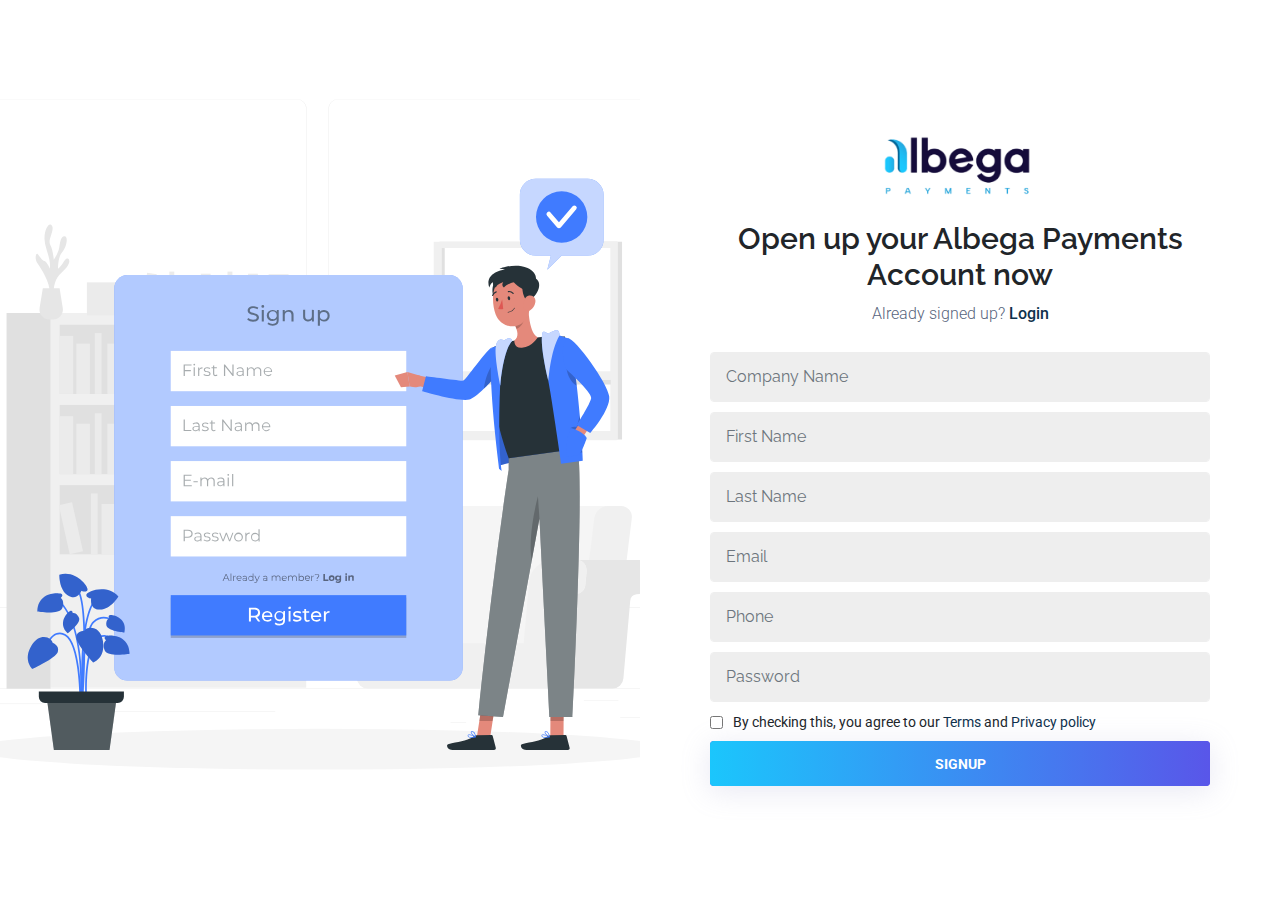
<file: customer-signup.html>
<!DOCTYPE html>
<html lang="en-US">

<head>
	<meta charset="UTF-8">
	<title>Albega Payments - Signup</title>
	<meta name="robots" content="noindex, nofollow">
	<style>
		img:is([sizes="auto" i], [sizes^="auto," i]) {
			contain-intrinsic-size: 3000px 1500px
		}
	</style>
	<link rel="dns-prefetch" href="//fonts.googleapis.com">
	<link rel="preconnect" href="https://fonts.gstatic.com" crossorigin="">
	<link rel="alternate" type="application/rss+xml" title="Tryo » Feed" href="https://themes.envytheme.com/tryo/feed/">
	<link rel="alternate" type="application/rss+xml" title="Tryo » Comments Feed"
		href="https://themes.envytheme.com/tryo/comments/feed/">
	<script type="text/javascript">
		/* <![CDATA[ */
		window._wpemojiSettings = { "baseUrl": "https:\/\/s.w.org\/images\/core\/emoji\/15.0.3\/72x72\/", "ext": ".png", "svgUrl": "https:\/\/s.w.org\/images\/core\/emoji\/15.0.3\/svg\/", "svgExt": ".svg", "source": { "concatemoji": "https:\/\/themes.envytheme.com\/tryo\/wp-includes\/js\/wp-emoji-release.min.js?ver=6.7.1" } };
		/*! This file is auto-generated */
		!function (i, n) { var o, s, e; function c(e) { try { var t = { supportTests: e, timestamp: (new Date).valueOf() }; sessionStorage.setItem(o, JSON.stringify(t)) } catch (e) { } } function p(e, t, n) { e.clearRect(0, 0, e.canvas.width, e.canvas.height), e.fillText(t, 0, 0); var t = new Uint32Array(e.getImageData(0, 0, e.canvas.width, e.canvas.height).data), r = (e.clearRect(0, 0, e.canvas.width, e.canvas.height), e.fillText(n, 0, 0), new Uint32Array(e.getImageData(0, 0, e.canvas.width, e.canvas.height).data)); return t.every(function (e, t) { return e === r[t] }) } function u(e, t, n) { switch (t) { case "flag": return n(e, "\ud83c\udff3\ufe0f\u200d\u26a7\ufe0f", "\ud83c\udff3\ufe0f\u200b\u26a7\ufe0f") ? !1 : !n(e, "\ud83c\uddfa\ud83c\uddf3", "\ud83c\uddfa\u200b\ud83c\uddf3") && !n(e, "\ud83c\udff4\udb40\udc67\udb40\udc62\udb40\udc65\udb40\udc6e\udb40\udc67\udb40\udc7f", "\ud83c\udff4\u200b\udb40\udc67\u200b\udb40\udc62\u200b\udb40\udc65\u200b\udb40\udc6e\u200b\udb40\udc67\u200b\udb40\udc7f"); case "emoji": return !n(e, "\ud83d\udc26\u200d\u2b1b", "\ud83d\udc26\u200b\u2b1b") }return !1 } function f(e, t, n) { var r = "undefined" != typeof WorkerGlobalScope && self instanceof WorkerGlobalScope ? new OffscreenCanvas(300, 150) : i.createElement("canvas"), a = r.getContext("2d", { willReadFrequently: !0 }), o = (a.textBaseline = "top", a.font = "600 32px Arial", {}); return e.forEach(function (e) { o[e] = t(a, e, n) }), o } function t(e) { var t = i.createElement("script"); t.src = e, t.defer = !0, i.head.appendChild(t) } "undefined" != typeof Promise && (o = "wpEmojiSettingsSupports", s = ["flag", "emoji"], n.supports = { everything: !0, everythingExceptFlag: !0 }, e = new Promise(function (e) { i.addEventListener("DOMContentLoaded", e, { once: !0 }) }), new Promise(function (t) { var n = function () { try { var e = JSON.parse(sessionStorage.getItem(o)); if ("object" == typeof e && "number" == typeof e.timestamp && (new Date).valueOf() < e.timestamp + 604800 && "object" == typeof e.supportTests) return e.supportTests } catch (e) { } return null }(); if (!n) { if ("undefined" != typeof Worker && "undefined" != typeof OffscreenCanvas && "undefined" != typeof URL && URL.createObjectURL && "undefined" != typeof Blob) try { var e = "postMessage(" + f.toString() + "(" + [JSON.stringify(s), u.toString(), p.toString()].join(",") + "));", r = new Blob([e], { type: "text/javascript" }), a = new Worker(URL.createObjectURL(r), { name: "wpTestEmojiSupports" }); return void (a.onmessage = function (e) { c(n = e.data), a.terminate(), t(n) }) } catch (e) { } c(n = f(s, u, p)) } t(n) }).then(function (e) { for (var t in e) n.supports[t] = e[t], n.supports.everything = n.supports.everything && n.supports[t], "flag" !== t && (n.supports.everythingExceptFlag = n.supports.everythingExceptFlag && n.supports[t]); n.supports.everythingExceptFlag = n.supports.everythingExceptFlag && !n.supports.flag, n.DOMReady = !1, n.readyCallback = function () { n.DOMReady = !0 } }).then(function () { return e }).then(function () { var e; n.supports.everything || (n.readyCallback(), (e = n.source || {}).concatemoji ? t(e.concatemoji) : e.wpemoji && e.twemoji && (t(e.twemoji), t(e.wpemoji))) })) }((window, document), window._wpemojiSettings);
		/* ]]> */
	</script>
	<style id="wp-emoji-styles-inline-css" type="text/css">
		img.wp-smiley,
		img.emoji {
			display: inline !important;
			border: none !important;
			box-shadow: none !important;
			height: 1em !important;
			width: 1em !important;
			margin: 0 0.07em !important;
			vertical-align: -0.1em !important;
			background: none !important;
			padding: 0 !important;
		}
	</style>
	<style id="classic-theme-styles-inline-css" type="text/css">
		/*! This file is auto-generated */
		.wp-block-button__link {
			color: #fff;
			background-color: #32373c;
			border-radius: 9999px;
			box-shadow: none;
			text-decoration: none;
			padding: calc(.667em + 2px) calc(1.333em + 2px);
			font-size: 1.125em
		}

		.wp-block-file__button {
			background: #32373c;
			color: #fff;
			text-decoration: none
		}
	</style>
	<style id="global-styles-inline-css" type="text/css">
		:root {
			--wp--preset--aspect-ratio--square: 1;
			--wp--preset--aspect-ratio--4-3: 4/3;
			--wp--preset--aspect-ratio--3-4: 3/4;
			--wp--preset--aspect-ratio--3-2: 3/2;
			--wp--preset--aspect-ratio--2-3: 2/3;
			--wp--preset--aspect-ratio--16-9: 16/9;
			--wp--preset--aspect-ratio--9-16: 9/16;
			--wp--preset--color--black: #000000;
			--wp--preset--color--cyan-bluish-gray: #abb8c3;
			--wp--preset--color--white: #ffffff;
			--wp--preset--color--pale-pink: #f78da7;
			--wp--preset--color--vivid-red: #cf2e2e;
			--wp--preset--color--luminous-vivid-orange: #ff6900;
			--wp--preset--color--luminous-vivid-amber: #fcb900;
			--wp--preset--color--light-green-cyan: #7bdcb5;
			--wp--preset--color--vivid-green-cyan: #00d084;
			--wp--preset--color--pale-cyan-blue: #8ed1fc;
			--wp--preset--color--vivid-cyan-blue: #0693e3;
			--wp--preset--color--vivid-purple: #9b51e0;
			--wp--preset--gradient--vivid-cyan-blue-to-vivid-purple: linear-gradient(135deg, rgba(6, 147, 227, 1) 0%, rgb(155, 81, 224) 100%);
			--wp--preset--gradient--light-green-cyan-to-vivid-green-cyan: linear-gradient(135deg, rgb(122, 220, 180) 0%, rgb(0, 208, 130) 100%);
			--wp--preset--gradient--luminous-vivid-amber-to-luminous-vivid-orange: linear-gradient(135deg, rgba(252, 185, 0, 1) 0%, rgba(255, 105, 0, 1) 100%);
			--wp--preset--gradient--luminous-vivid-orange-to-vivid-red: linear-gradient(135deg, rgba(255, 105, 0, 1) 0%, rgb(207, 46, 46) 100%);
			--wp--preset--gradient--very-light-gray-to-cyan-bluish-gray: linear-gradient(135deg, rgb(238, 238, 238) 0%, rgb(169, 184, 195) 100%);
			--wp--preset--gradient--cool-to-warm-spectrum: linear-gradient(135deg, rgb(74, 234, 220) 0%, rgb(151, 120, 209) 20%, rgb(207, 42, 186) 40%, rgb(238, 44, 130) 60%, rgb(251, 105, 98) 80%, rgb(254, 248, 76) 100%);
			--wp--preset--gradient--blush-light-purple: linear-gradient(135deg, rgb(255, 206, 236) 0%, rgb(152, 150, 240) 100%);
			--wp--preset--gradient--blush-bordeaux: linear-gradient(135deg, rgb(254, 205, 165) 0%, rgb(254, 45, 45) 50%, rgb(107, 0, 62) 100%);
			--wp--preset--gradient--luminous-dusk: linear-gradient(135deg, rgb(255, 203, 112) 0%, rgb(199, 81, 192) 50%, rgb(65, 88, 208) 100%);
			--wp--preset--gradient--pale-ocean: linear-gradient(135deg, rgb(255, 245, 203) 0%, rgb(182, 227, 212) 50%, rgb(51, 167, 181) 100%);
			--wp--preset--gradient--electric-grass: linear-gradient(135deg, rgb(202, 248, 128) 0%, rgb(113, 206, 126) 100%);
			--wp--preset--gradient--midnight: linear-gradient(135deg, rgb(2, 3, 129) 0%, rgb(40, 116, 252) 100%);
			--wp--preset--font-size--small: 13px;
			--wp--preset--font-size--medium: 20px;
			--wp--preset--font-size--large: 36px;
			--wp--preset--font-size--x-large: 42px;
			--wp--preset--font-family--inter: "Inter", sans-serif;
			--wp--preset--font-family--cardo: Cardo;
			--wp--preset--spacing--20: 0.44rem;
			--wp--preset--spacing--30: 0.67rem;
			--wp--preset--spacing--40: 1rem;
			--wp--preset--spacing--50: 1.5rem;
			--wp--preset--spacing--60: 2.25rem;
			--wp--preset--spacing--70: 3.38rem;
			--wp--preset--spacing--80: 5.06rem;
			--wp--preset--shadow--natural: 6px 6px 9px rgba(0, 0, 0, 0.2);
			--wp--preset--shadow--deep: 12px 12px 50px rgba(0, 0, 0, 0.4);
			--wp--preset--shadow--sharp: 6px 6px 0px rgba(0, 0, 0, 0.2);
			--wp--preset--shadow--outlined: 6px 6px 0px -3px rgba(255, 255, 255, 1), 6px 6px rgba(0, 0, 0, 1);
			--wp--preset--shadow--crisp: 6px 6px 0px rgba(0, 0, 0, 1);
		}

		:where(.is-layout-flex) {
			gap: 0.5em;
		}

		:where(.is-layout-grid) {
			gap: 0.5em;
		}

		body .is-layout-flex {
			display: flex;
		}

		.is-layout-flex {
			flex-wrap: wrap;
			align-items: center;
		}

		.is-layout-flex> :is(*, div) {
			margin: 0;
		}

		body .is-layout-grid {
			display: grid;
		}

		.is-layout-grid> :is(*, div) {
			margin: 0;
		}

		:where(.wp-block-columns.is-layout-flex) {
			gap: 2em;
		}

		:where(.wp-block-columns.is-layout-grid) {
			gap: 2em;
		}

		:where(.wp-block-post-template.is-layout-flex) {
			gap: 1.25em;
		}

		:where(.wp-block-post-template.is-layout-grid) {
			gap: 1.25em;
		}

		.has-black-color {
			color: var(--wp--preset--color--black) !important;
		}

		.has-cyan-bluish-gray-color {
			color: var(--wp--preset--color--cyan-bluish-gray) !important;
		}

		.has-white-color {
			color: var(--wp--preset--color--white) !important;
		}

		.has-pale-pink-color {
			color: var(--wp--preset--color--pale-pink) !important;
		}

		.has-vivid-red-color {
			color: var(--wp--preset--color--vivid-red) !important;
		}

		.has-luminous-vivid-orange-color {
			color: var(--wp--preset--color--luminous-vivid-orange) !important;
		}

		.has-luminous-vivid-amber-color {
			color: var(--wp--preset--color--luminous-vivid-amber) !important;
		}

		.has-light-green-cyan-color {
			color: var(--wp--preset--color--light-green-cyan) !important;
		}

		.has-vivid-green-cyan-color {
			color: var(--wp--preset--color--vivid-green-cyan) !important;
		}

		.has-pale-cyan-blue-color {
			color: var(--wp--preset--color--pale-cyan-blue) !important;
		}

		.has-vivid-cyan-blue-color {
			color: var(--wp--preset--color--vivid-cyan-blue) !important;
		}

		.has-vivid-purple-color {
			color: var(--wp--preset--color--vivid-purple) !important;
		}

		.has-black-background-color {
			background-color: var(--wp--preset--color--black) !important;
		}

		.has-cyan-bluish-gray-background-color {
			background-color: var(--wp--preset--color--cyan-bluish-gray) !important;
		}

		.has-white-background-color {
			background-color: var(--wp--preset--color--white) !important;
		}

		.has-pale-pink-background-color {
			background-color: var(--wp--preset--color--pale-pink) !important;
		}

		.has-vivid-red-background-color {
			background-color: var(--wp--preset--color--vivid-red) !important;
		}

		.has-luminous-vivid-orange-background-color {
			background-color: var(--wp--preset--color--luminous-vivid-orange) !important;
		}

		.has-luminous-vivid-amber-background-color {
			background-color: var(--wp--preset--color--luminous-vivid-amber) !important;
		}

		.has-light-green-cyan-background-color {
			background-color: var(--wp--preset--color--light-green-cyan) !important;
		}

		.has-vivid-green-cyan-background-color {
			background-color: var(--wp--preset--color--vivid-green-cyan) !important;
		}

		.has-pale-cyan-blue-background-color {
			background-color: var(--wp--preset--color--pale-cyan-blue) !important;
		}

		.has-vivid-cyan-blue-background-color {
			background-color: var(--wp--preset--color--vivid-cyan-blue) !important;
		}

		.has-vivid-purple-background-color {
			background-color: var(--wp--preset--color--vivid-purple) !important;
		}

		.has-black-border-color {
			border-color: var(--wp--preset--color--black) !important;
		}

		.has-cyan-bluish-gray-border-color {
			border-color: var(--wp--preset--color--cyan-bluish-gray) !important;
		}

		.has-white-border-color {
			border-color: var(--wp--preset--color--white) !important;
		}

		.has-pale-pink-border-color {
			border-color: var(--wp--preset--color--pale-pink) !important;
		}

		.has-vivid-red-border-color {
			border-color: var(--wp--preset--color--vivid-red) !important;
		}

		.has-luminous-vivid-orange-border-color {
			border-color: var(--wp--preset--color--luminous-vivid-orange) !important;
		}

		.has-luminous-vivid-amber-border-color {
			border-color: var(--wp--preset--color--luminous-vivid-amber) !important;
		}

		.has-light-green-cyan-border-color {
			border-color: var(--wp--preset--color--light-green-cyan) !important;
		}

		.has-vivid-green-cyan-border-color {
			border-color: var(--wp--preset--color--vivid-green-cyan) !important;
		}

		.has-pale-cyan-blue-border-color {
			border-color: var(--wp--preset--color--pale-cyan-blue) !important;
		}

		.has-vivid-cyan-blue-border-color {
			border-color: var(--wp--preset--color--vivid-cyan-blue) !important;
		}

		.has-vivid-purple-border-color {
			border-color: var(--wp--preset--color--vivid-purple) !important;
		}

		.has-vivid-cyan-blue-to-vivid-purple-gradient-background {
			background: var(--wp--preset--gradient--vivid-cyan-blue-to-vivid-purple) !important;
		}

		.has-light-green-cyan-to-vivid-green-cyan-gradient-background {
			background: var(--wp--preset--gradient--light-green-cyan-to-vivid-green-cyan) !important;
		}

		.has-luminous-vivid-amber-to-luminous-vivid-orange-gradient-background {
			background: var(--wp--preset--gradient--luminous-vivid-amber-to-luminous-vivid-orange) !important;
		}

		.has-luminous-vivid-orange-to-vivid-red-gradient-background {
			background: var(--wp--preset--gradient--luminous-vivid-orange-to-vivid-red) !important;
		}

		.has-very-light-gray-to-cyan-bluish-gray-gradient-background {
			background: var(--wp--preset--gradient--very-light-gray-to-cyan-bluish-gray) !important;
		}

		.has-cool-to-warm-spectrum-gradient-background {
			background: var(--wp--preset--gradient--cool-to-warm-spectrum) !important;
		}

		.has-blush-light-purple-gradient-background {
			background: var(--wp--preset--gradient--blush-light-purple) !important;
		}

		.has-blush-bordeaux-gradient-background {
			background: var(--wp--preset--gradient--blush-bordeaux) !important;
		}

		.has-luminous-dusk-gradient-background {
			background: var(--wp--preset--gradient--luminous-dusk) !important;
		}

		.has-pale-ocean-gradient-background {
			background: var(--wp--preset--gradient--pale-ocean) !important;
		}

		.has-electric-grass-gradient-background {
			background: var(--wp--preset--gradient--electric-grass) !important;
		}

		.has-midnight-gradient-background {
			background: var(--wp--preset--gradient--midnight) !important;
		}

		.has-small-font-size {
			font-size: var(--wp--preset--font-size--small) !important;
		}

		.has-medium-font-size {
			font-size: var(--wp--preset--font-size--medium) !important;
		}

		.has-large-font-size {
			font-size: var(--wp--preset--font-size--large) !important;
		}

		.has-x-large-font-size {
			font-size: var(--wp--preset--font-size--x-large) !important;
		}

		:where(.wp-block-post-template.is-layout-flex) {
			gap: 1.25em;
		}

		:where(.wp-block-post-template.is-layout-grid) {
			gap: 1.25em;
		}

		:where(.wp-block-columns.is-layout-flex) {
			gap: 2em;
		}

		:where(.wp-block-columns.is-layout-grid) {
			gap: 2em;
		}

		:root :where(.wp-block-pullquote) {
			font-size: 1.5em;
			line-height: 1.6;
		}
	</style>
	<link rel="stylesheet" id="contact-form-7-css" href="css/styles.css" type="text/css" media="all">
	<link rel="stylesheet" id="font-awesome-4.7-css" href="css/font-awesome.min.css" type="text/css" media="all">
	<link rel="stylesheet" id="woocommerce-layout-css" href="css/woocommerce-layout.css" type="text/css" media="all">
	<link rel="stylesheet" id="woocommerce-smallscreen-css" href="css/woocommerce-smallscreen.css" type="text/css"
		media="only screen and (max-width: 768px)">
	<link rel="stylesheet" id="woocommerce-general-css" href="css/woocommerce.css" type="text/css" media="all">
	<style id="woocommerce-inline-inline-css" type="text/css">
		.woocommerce form .form-row .required {
			visibility: visible;
		}
	</style>
	<link rel="stylesheet" id="tryo-style-css" href="css/style.css" type="text/css" media="all">
	<link rel="stylesheet" id="vendors-css" href="css/vendors.min.css" type="text/css" media="all">
	<link rel="stylesheet" id="all-css" href="css/all.css" type="text/css" media="all">
	<link rel="stylesheet" id="flat-icon-css" href="css/flat-icon.css" type="text/css" media="all">
	<link rel="stylesheet" id="nice-select-css" href="css/nice-select.min.css" type="text/css" media="all">
	<link rel="stylesheet" id="tryo-woocommerce-css" href="css/woocommerce_1.css" type="text/css" media="all">
	<link rel="stylesheet" id="tryo-main-style-css" href="css/style_1.css" type="text/css" media="all">
	<style id="tryo-main-style-inline-css" type="text/css">
		:root {
			--MainColor: #5956E9;
			--OptionalGradientColor: linear-gradient(135deg, #23BDB8 0%, #43E794 100%);
			--MainGradientColor: linear-gradient(90deg, #1bc6fc 0%, #5956e9 100%);
			--OptionalColor: #5956E9;
		}

		.preloader {
			background: -webkit-gradient(linear, left top, right top, from(#EE0979), to(#FF6A00));
			background: linear-gradient(90deg, #EE0979 0%, #FF6A00 100%);
		}

		.navbar-area.is-sticky,
		.navbar-area.is-sticky .luvion-nav {
			background: #FFFFFF !important;
		}

		.navbar-area.is-sticky .luvion-nav .navbar .navbar-nav .nav-item a {
			color: #0E314C;
		}

		.luvion-nav .navbar .navbar-nav .nav-item a,
		.currency-transfer-provider-navbar .luvion-nav .navbar .navbar-nav .nav-item a {
			color: #FFFFFF;
		}

		p,
		.money-transfer-form form .currency-info span,
		.money-transfer-form form .money-transfer-info,
		.overview-box .overview-content .content .services-list li span,
		.overview-box .overview-content .content .features-list li span,
		.single-pricing-box .pricing-features li,
		.widget-area .widget_luvion_posts_thumb .item .info time,
		.widget-area .widget_recent_entries ul li,
		.widget-area .widget_recent_entries ul li a,
		.widget-area .widget_recent_entries ul li .post-date,
		.widget-area .widget_recent_comments ul li a,
		.widget-area .widget_archive ul li,
		.widget-area .widget_archive ul li a,
		.widget-area .widget_categories ul li,
		.widget-area .widget_categories ul li a,
		.widget-area .widget_categories ul li .post-count,
		.widget-area .widget_meta ul li,
		.widget-area .widget_meta ul li a,
		.widget-area .tagcloud a,
		.signup-content .signup-form form .connect-with-social span,
		.contact-info ul li,
		.contact-info ul li a,
		.single-footer-widget .list li a,
		.single-footer-widget .footer-contact-info li,
		.single-footer-widget .footer-contact-info li a,
		.blog-sidebar .widget ul li a,
		.blog-sidebar .nice-select,
		.blog-sidebar .tagcloud a,
		.blog-sidebar .calendar_wrap table th,
		.blog-sidebar .calendar_wrap table td,
		.blog-sidebar span.post-count,
		.blog-details .blog-meta ul li,
		.blog-details .blog-details-content ul li,
		.blog-details .blog-details-content ol li,
		.blog-details .blog-details-content b,
		.blog-details .blog-details-content strong,
		.comments-area .comment-metadata,
		.comments-area .comment-metadata a,
		.comments-area .comment-respond .comment-form-cookies-consent label,
		.wp-block-image figcaption,
		.wp-block-archives-list li a,
		.wp-block-categories-list li a,
		.wp-block-video figcaption,
		pre.wp-block-verse,
		.footer-area .single-footer-widget table td,
		.footer-area .single-footer-widget table th,
		.footer-area .single-footer-widget .item .info .title a,
		.footer-area .nice-select,
		.footer-area .nice-select .option,
		.footer-area .widget_rss ul li .rsswidget,
		.footer-area .widget_rss ul li .rss-date,
		.footer-area .widget_rss ul li .rssSummary,
		.footer-area .widget_rss ul li cite,
		.footer-area .tagcloud a,
		.footer-area .widget_text p,
		.footer-area .calendar_wrap caption,
		.footer-area .widget_recent_comments .recentcomments .comment-author-link a,
		.footer-area .widget_recent_comments .recentcomments a,
		.footer-area .widget_recent_entries ul li a,
		.footer-area span.post-count {
			color: #57647C
		}

		.preloader.preloader-area {
			background-color: #44CE6F;
		}

		.top-header {
			background-color: #0A0A0A;
		}

		.navbar-area.navbar-style-two .luvion-nav .navbar .navbar-nav .nav-item a,
		.navbar-area.navbar-with-position-relative .luvion-nav .navbar .navbar-nav .nav-item a {
			color: #0E314C;
		}


		.top-header .header-left-content p,
		.top-header .header-right-content ul li,
		.top-header .header-right-content ul li a,
		.top-header .header-right-content ul li i {
			color: #FFFFFF;
		}

		.footer-area {
			background-color: #070D13;
		}

		.top-header {
			opacity: 0.8;
		}

		.header-left-content a {
			color: #fff;
		}

		.currency-transfer-provider-navbar .top-header {
			position: relative;
			top: -20px;
		}

		.navbar-area.navbar-with-position-relative .top-header {
			position: relative;
			top: -20px;
		}

		.is-sticky .top-header {
			display: none;
		}


		@media only screen and (max-width: 991px) {
			.luvion-responsive-nav .logo a img.main-logo {
				display: none;
			}
		}

		@media only screen and (max-width: 767px) {
			.payment-features-overview {
				margin-right: 0;
				margin-left: 0;
			}
		}


		.blog-wrap-area .row.justify-content-center {
			--bs-gutter-x: 1.5rem;
			--bs-gutter-y: 0;
			display: flex;
			flex-wrap: wrap;
			margin-top: calc(-1* var(--bs-gutter-y));
			margin-left: calc(-.5* var(--bs-gutter-x));
			margin-right: 0;
		}


		@media only screen and (max-width: 767px) {
			.single-blog-card2 .image .date {
				right: 0 !important;
				top: 20px !important;
				transform: unset;
				left: 0;
			}
		}

		.main-banner.jarallax {
			z-index: unset !important;
		}

		.login-content .login-form form .form-group {
			margin-bottom: 10px;
		}

		.signup-form input.form-control {
			margin-bottom: 10px;
		}
	</style>
	<link rel="stylesheet" id="tryo-responsive-css" href="css/responsive.css" type="text/css" media="all">
	<link rel="stylesheet" id="tryo-fonts-css"
		href="//fonts.googleapis.com/css?family=Raleway%3A400%2C500%2C600%2C700%2C800%7CRoboto%3A300%2C400%2C500%2C700&display=swap&ver=1.0.0"
		type="text/css" media="screen">
	<link rel="stylesheet" id="elementor-icons-css" href="css/elementor-icons.min.css" type="text/css" media="all">
	<link rel="stylesheet" id="elementor-frontend-css" href="css/frontend.min.css" type="text/css" media="all">
	<style id="elementor-frontend-inline-css" type="text/css">
		.elementor-kit-1504 {
			--e-global-color-primary: #6EC1E4;
			--e-global-color-secondary: #54595F;
			--e-global-color-text: #7A7A7A;
			--e-global-color-accent: #61CE70;
			--e-global-typography-primary-font-family: "Roboto";
			--e-global-typography-primary-font-weight: 600;
			--e-global-typography-secondary-font-family: "Roboto Slab";
			--e-global-typography-secondary-font-weight: 400;
			--e-global-typography-text-font-family: "Roboto";
			--e-global-typography-text-font-weight: 400;
			--e-global-typography-accent-font-family: "Roboto";
			--e-global-typography-accent-font-weight: 500;
		}

		.elementor-section.elementor-section-boxed>.elementor-container {
			max-width: 1140px;
		}

		.e-con {
			--container-max-width: 1140px;
		}

		.elementor-widget:not(:last-child) {
			margin-block-end: 20px;
		}

		.elementor-element {
			--widgets-spacing: 20px 20px;
		}

		h1.entry-title {
			display: var(--page-title-display);
		}

		@media(max-width:1024px) {
			.elementor-section.elementor-section-boxed>.elementor-container {
				max-width: 1024px;
			}

			.e-con {
				--container-max-width: 1024px;
			}
		}

		@media(max-width:767px) {
			.elementor-section.elementor-section-boxed>.elementor-container {
				max-width: 767px;
			}

			.e-con {
				--container-max-width: 767px;
			}
		}
	</style>
	<link rel="stylesheet" id="swiper-css" href="css/swiper.min.css" type="text/css" media="all">
	<link rel="stylesheet" id="e-swiper-css" href="css/e-swiper.min.css" type="text/css" media="all">
	<link rel="preload" as="style"
		href="https://fonts.googleapis.com/css?family=Roboto%7CRaleway&display=swap&ver=1735018330">
	<link rel="stylesheet" href="https://fonts.googleapis.com/css?family=Roboto%7CRaleway&display=swap&ver=1735018330"
		media="print" onload="this.media='all'"><noscript>
		<link rel="stylesheet"
			href="https://fonts.googleapis.com/css?family=Roboto%7CRaleway&display=swap&ver=1735018330" />
	</noscript>
	<link rel="stylesheet" id="google-fonts-1-css"
		href="https://fonts.googleapis.com/css?family=Roboto%3A100%2C100italic%2C200%2C200italic%2C300%2C300italic%2C400%2C400italic%2C500%2C500italic%2C600%2C600italic%2C700%2C700italic%2C800%2C800italic%2C900%2C900italic%7CRoboto+Slab%3A100%2C100italic%2C200%2C200italic%2C300%2C300italic%2C400%2C400italic%2C500%2C500italic%2C600%2C600italic%2C700%2C700italic%2C800%2C800italic%2C900%2C900italic&display=auto&ver=6.7.1"
		type="text/css" media="all">
	<link rel="preconnect" href="https://fonts.gstatic.com/" crossorigin="">
	<script src="js/jquery.min.js" id="jquery-core-js"></script>
	<script src="js/jquery-migrate.min.js" id="jquery-migrate-js"></script>
	<script src="js/jquery.blockUI.min.js" id="jquery-blockui-js" defer="defer" data-wp-strategy="defer"></script>
	<script type="text/javascript" id="wc-add-to-cart-js-extra">
		/* <![CDATA[ */
		var wc_add_to_cart_params = { "ajax_url": "\/tryo\/wp-admin\/admin-ajax.php", "wc_ajax_url": "\/tryo\/?wc-ajax=%%endpoint%%", "i18n_view_cart": "View cart", "cart_url": "https:\/\/themes.envytheme.com\/tryo\/cart\/", "is_cart": "", "cart_redirect_after_add": "no" };
		/* ]]> */
	</script>
	<script src="js/add-to-cart.min.js" id="wc-add-to-cart-js" defer="defer" data-wp-strategy="defer"></script>
	<script src="js/js.cookie.min.js" id="js-cookie-js" defer="defer" data-wp-strategy="defer"></script>
	<script type="text/javascript" id="woocommerce-js-extra">
		/* <![CDATA[ */
		var woocommerce_params = { "ajax_url": "\/tryo\/wp-admin\/admin-ajax.php", "wc_ajax_url": "\/tryo\/?wc-ajax=%%endpoint%%" };
		/* ]]> */
	</script>
	<script src="js/woocommerce.min.js" id="woocommerce-js" defer="defer" data-wp-strategy="defer"></script>
	<script src="js/vendors.min.js" id="vendors-js"></script>
	<script src="js/ajaxChimp.min.js" id="azaxchimp-js"></script>
	<script src="js/main.js" id="tryo-main-js"></script>
	<link rel="https://api.w.org/" href="https://themes.envytheme.com/tryo/wp-json/">
	<link rel="alternate" title="JSON" type="application/json"
		href="https://themes.envytheme.com/tryo/wp-json/wp/v2/pages/1268">
	<link rel="EditURI" type="application/rsd+xml" title="RSD" href="https://themes.envytheme.com/tryo/xmlrpc.php?rsd">
	<meta name="generator" content="WordPress 6.7.1">
	<meta name="generator" content="WooCommerce 9.4.3">
	<link rel="canonical" href="https://themes.envytheme.com/tryo/customer-signup/">
	<link rel="shortlink" href="https://themes.envytheme.com/tryo/?p=1268">
	<link rel="alternate" title="oEmbed (JSON)" type="application/json+oembed"
		href="https://themes.envytheme.com/tryo/wp-json/oembed/1.0/embed?url=https%3A%2F%2Fthemes.envytheme.com%2Ftryo%2Fcustomer-signup%2F">
	<link rel="alternate" title="oEmbed (XML)" type="text/xml+oembed"
		href="https://themes.envytheme.com/tryo/wp-json/oembed/1.0/embed?url=https%3A%2F%2Fthemes.envytheme.com%2Ftryo%2Fcustomer-signup%2F&format=xml">
	<meta name="generator" content="Redux 4.4.17"> <noscript>
		<style>
			.woocommerce-product-gallery {
				opacity: 1 !important;
			}
		</style>
	</noscript>
	<meta name="generator"
		content="Elementor 3.25.10; features: additional_custom_breakpoints, e_optimized_control_loading; settings: css_print_method-internal, google_font-enabled, font_display-auto">
	<style>
		.e-con.e-parent:nth-of-type(n+4):not(.e-lazyloaded):not(.e-no-lazyload),
		.e-con.e-parent:nth-of-type(n+4):not(.e-lazyloaded):not(.e-no-lazyload) * {
			background-image: none !important;
		}

		@media screen and (max-height: 1024px) {

			.e-con.e-parent:nth-of-type(n+3):not(.e-lazyloaded):not(.e-no-lazyload),
			.e-con.e-parent:nth-of-type(n+3):not(.e-lazyloaded):not(.e-no-lazyload) * {
				background-image: none !important;
			}
		}

		@media screen and (max-height: 640px) {

			.e-con.e-parent:nth-of-type(n+2):not(.e-lazyloaded):not(.e-no-lazyload),
			.e-con.e-parent:nth-of-type(n+2):not(.e-lazyloaded):not(.e-no-lazyload) * {
				background-image: none !important;
			}
		}
	</style>
	<style class="wp-fonts-local" type="text/css">
		@font-face {
			font-family: Inter;
			font-style: normal;
			font-weight: 300 900;
			font-display: fallback;
			src: url('fonts/Inter-VariableFont_slnt%2Cwght.woff2') format('woff2');
			font-stretch: normal;
		}

		@font-face {
			font-family: Cardo;
			font-style: normal;
			font-weight: 400;
			font-display: fallback;
			src: url('fonts/cardo_normal_400.woff2') format('woff2');
		}
	</style>
	<link rel="icon" href="images/albegapaymentsFav.png" sizes="32x32">
	<link rel="icon" href="images/albegapaymentsFav.png" sizes="192x192">
	<link rel="apple-touch-icon" href="images/albegapaymentsFav.png">
	<meta name="msapplication-TileImage"
		content="https://themes.envytheme.com/tryo/wp-content/uploads/2019/11/favicon-1-1.png">
	<style id="tryo_opt-dynamic-css" title="dynamic-css" class="redux-options-output">
		body {
			font-family: Roboto;
		}

		.h1,
		.h2,
		.h3,
		.h4,
		.h5,
		.h6,
		h1,
		h2,
		h3,
		h4,
		h5,
		h6,
		.luvion-nav .navbar .navbar-nav,
		.luvion-nav .navbar .others-options .login-btn,
		.luvion-responsive-nav .others-options .login-btn,
		.main-banner-content p,
		.banner-content p,
		.hero-content p,
		.hero-image .video-btn,
		.about-content span,
		.overview-box .overview-content .content .sub-title,
		.comparisons-table table thead th,
		.comparisons-table table tbody td,
		.single-pricing-box .price,
		.feedback-slides .client-feedback .single-feedback span,
		.page-title-content p,
		.page-title-text p,
		.page-title-text ul,
		.faq-accordion .accordion .accordion-title,
		.faq-contact-form .form-control,
		.login-content .login-form form .form-control,
		.login-content .login-form form .connect-with-social button,
		.signup-content .signup-form form .form-control,
		.signup-content .signup-form form .connect-with-social button,
		.contact-form .form-control,
		.contact-info ul li span {
			font-family: Raleway;
		}

		body {
			font-size: 16px;
		}

		.luvion-nav .navbar .navbar-nav .nav-item a {
			font-size: 17px;
		}
	</style>
	<meta name="viewport" content="width=device-width, initial-scale=1.0, viewport-fit=cover">
	<script src="js/wp-emoji-release.min.js" defer=""></script>
</head>

<body
	class="page-template page-template-elementor_canvas page page-id-1268 theme-tryo woocommerce-js elementor-default elementor-template-canvas elementor-kit-1504 elementor-page elementor-page-1268">
	<div data-elementor-type="wp-page" data-elementor-id="1268" class="elementor elementor-1268">
		<div class="elementor-section elementor-top-section elementor-element elementor-element-6f9f01b elementor-section-full_width elementor-section-height-default elementor-section-height-default"
			data-id="6f9f01b" data-element_type="section">
			<div class="elementor-container elementor-column-gap-no">
				<div class="elementor-column elementor-col-100 elementor-top-column elementor-element elementor-element-6353827"
					data-id="6353827" data-element_type="column">
					<div class="elementor-widget-wrap elementor-element-populated">
						<div class="elementor-element elementor-element-92d4573 elementor-widget elementor-widget-Signup"
							data-id="92d4573" data-element_type="widget" data-widget_type="Signup.default">
							<div class="elementor-widget-container">

								<section class="signup-area">
									<div class="row m-0">
										<div class="col-lg-6 col-md-12 p-0">
											<div class="signup-image"
												style="background-image:url( images/SignUpBg.svg );">
												<!-- <img decoding="async" class="" src="images/Sign-up-bg.png" alt="image"> -->
											</div>
										</div>

										<div class="col-lg-6 col-md-12 p-0">
											<div class="signup-content">
												<div class="d-table">
													<div class="d-table-cell">
														<div class="signup-form">
															<div class="logo">
																<a href="#">
																	<img decoding="async" src="images/newLogo.png"
																		alt="signup" width="220px" style="margin-top: 25px;">
																</a>
															</div>

															<h3>Open up your Albega Payments Account now</h3>
															<p>Already signed up? <a href="login-page.html">
																	Login </a>
															</p>

															<form method="post" autocomplete="off">

																<div id="message">
																</div>

																<div class="form-group">
																	<input type="text" name="username"
																		placeholder="Company Name" class="form-control"
																		required="required">
																</div>

																<div class="form-group">
																	<input type="text" name="first_name"
																		placeholder="First Name" class="form-control"
																		required="required">
																</div>

																<div class="form-group">
																	<input type="text" name="last_name"
																		placeholder="Last Name" class="form-control"
																		required="required">
																</div>

																<div class="form-group">
																	<input type="email" name="email" placeholder="Email"
																		class="form-control" required="required">
																</div>

																<div class="form-group">
																	<input type="number" name="phone_number"
																		placeholder="Phone" class="form-control"
																		required="required">
																</div>

																<div class="form-group">
																	<input type="password" name="password"
																		placeholder="Password" class="form-control"
																		required="required">
																</div>

																<div class="form-group">
																	<div class="form-checkbox">
																		<label><input type="checkbox" name="terms_check"
																				class="check-class" value="Option 1"
																				required="required">By checking this,
																			you agree to our <a href="#">Terms</a> and
																			<a href="#">Privacy policy</a></label>
																	</div>
																</div>

																<button type="submit" name="submit"
																	class=" my-2 btn btn-primary">Signup</button>

															</form>

														</div>
													</div>
												</div>
											</div>
										</div>
									</div>
								</section>

							</div>
						</div>
					</div>
				</div>
			</div>
		</div>
	</div>
	<script type="text/javascript">
		const lazyloadRunObserver = () => {
			const lazyloadBackgrounds = document.querySelectorAll(`.e-con.e-parent:not(.e-lazyloaded)`);
			const lazyloadBackgroundObserver = new IntersectionObserver((entries) => {
				entries.forEach((entry) => {
					if (entry.isIntersecting) {
						let lazyloadBackground = entry.target;
						if (lazyloadBackground) {
							lazyloadBackground.classList.add('e-lazyloaded');
						}
						lazyloadBackgroundObserver.unobserve(entry.target);
					}
				});
			}, { rootMargin: '200px 0px 200px 0px' });
			lazyloadBackgrounds.forEach((lazyloadBackground) => {
				lazyloadBackgroundObserver.observe(lazyloadBackground);
			});
		};
		const events = [
			'DOMContentLoaded',
			'elementor/lazyload/observe',
		];
		events.forEach((event) => {
			document.addEventListener(event, lazyloadRunObserver);
		});
	</script>
	<script type="text/javascript">
		(function () {
			var c = document.body.className;
			c = c.replace(/woocommerce-no-js/, 'woocommerce-js');
			document.body.className = c;
		})();
	</script>
	<link rel="stylesheet" id="wc-blocks-style-css" href="css/wc-blocks.css" type="text/css" media="all">
	<script src="js/hooks.min.js" id="wp-hooks-js"></script>
	<script src="js/i18n.min.js" id="wp-i18n-js"></script>
	<script id="wp-i18n-js-after">
		/* <![CDATA[ */
		wp.i18n.setLocaleData({ 'text direction\u0004ltr': ['ltr'] });
		/* ]]> */
	</script>
	<script src="js/index_1.js" id="swv-js"></script>
	<script id="contact-form-7-js-before">
		/* <![CDATA[ */
		var wpcf7 = {
			"api": {
				"root": "https:\/\/themes.envytheme.com\/tryo\/wp-json\/",
				"namespace": "contact-form-7\/v1"
			}
		};
		/* ]]> */
	</script>
	<script src="js/index.js" id="contact-form-7-js"></script>
	<script src="js/sourcebuster.min.js" id="sourcebuster-js-js"></script>
	<script type="text/javascript" id="wc-order-attribution-js-extra">
		/* <![CDATA[ */
		var wc_order_attribution = { "params": { "lifetime": 1.0e-5, "session": 30, "base64": false, "ajaxurl": "https:\/\/themes.envytheme.com\/tryo\/wp-admin\/admin-ajax.php", "prefix": "wc_order_attribution_", "allowTracking": true }, "fields": { "source_type": "current.typ", "referrer": "current_add.rf", "utm_campaign": "current.cmp", "utm_source": "current.src", "utm_medium": "current.mdm", "utm_content": "current.cnt", "utm_id": "current.id", "utm_term": "current.trm", "utm_source_platform": "current.plt", "utm_creative_format": "current.fmt", "utm_marketing_tactic": "current.tct", "session_entry": "current_add.ep", "session_start_time": "current_add.fd", "session_pages": "session.pgs", "session_count": "udata.vst", "user_agent": "udata.uag" } };
		/* ]]> */
	</script>
	<script src="js/order-attribution.min.js" id="wc-order-attribution-js"></script>
	<script src="js/webpack.runtime.min.js" id="elementor-webpack-runtime-js"></script>
	<script src="js/frontend-modules.min.js" id="elementor-frontend-modules-js"></script>
	<script src="js/core.min.js" id="jquery-ui-core-js"></script>
	<script id="elementor-frontend-js-before">
		/* <![CDATA[ */
		var elementorFrontendConfig = { "environmentMode": { "edit": false, "wpPreview": false, "isScriptDebug": false }, "i18n": { "shareOnFacebook": "Share on Facebook", "shareOnTwitter": "Share on Twitter", "pinIt": "Pin it", "download": "Download", "downloadImage": "Download image", "fullscreen": "Fullscreen", "zoom": "Zoom", "share": "Share", "playVideo": "Play Video", "previous": "Previous", "next": "Next", "close": "Close", "a11yCarouselWrapperAriaLabel": "Carousel | Horizontal scrolling: Arrow Left & Right", "a11yCarouselPrevSlideMessage": "Previous slide", "a11yCarouselNextSlideMessage": "Next slide", "a11yCarouselFirstSlideMessage": "This is the first slide", "a11yCarouselLastSlideMessage": "This is the last slide", "a11yCarouselPaginationBulletMessage": "Go to slide" }, "is_rtl": false, "breakpoints": { "xs": 0, "sm": 480, "md": 768, "lg": 1025, "xl": 1440, "xxl": 1600 }, "responsive": { "breakpoints": { "mobile": { "label": "Mobile Portrait", "value": 767, "default_value": 767, "direction": "max", "is_enabled": true }, "mobile_extra": { "label": "Mobile Landscape", "value": 880, "default_value": 880, "direction": "max", "is_enabled": false }, "tablet": { "label": "Tablet Portrait", "value": 1024, "default_value": 1024, "direction": "max", "is_enabled": true }, "tablet_extra": { "label": "Tablet Landscape", "value": 1200, "default_value": 1200, "direction": "max", "is_enabled": false }, "laptop": { "label": "Laptop", "value": 1366, "default_value": 1366, "direction": "max", "is_enabled": false }, "widescreen": { "label": "Widescreen", "value": 2400, "default_value": 2400, "direction": "min", "is_enabled": false } }, "hasCustomBreakpoints": false }, "version": "3.25.10", "is_static": false, "experimentalFeatures": { "additional_custom_breakpoints": true, "e_swiper_latest": true, "e_nested_atomic_repeaters": true, "e_optimized_control_loading": true, "e_onboarding": true, "e_css_smooth_scroll": true, "home_screen": true, "landing-pages": true, "nested-elements": true, "editor_v2": true, "link-in-bio": true, "floating-buttons": true }, "urls": { "assets": "https:\/\/themes.envytheme.com\/tryo\/wp-content\/plugins\/elementor\/assets\/", "ajaxurl": "https:\/\/themes.envytheme.com\/tryo\/wp-admin\/admin-ajax.php", "uploadUrl": "https:\/\/themes.envytheme.com\/tryo\/wp-content\/uploads" }, "nonces": { "floatingButtonsClickTracking": "e8bf0f748a" }, "swiperClass": "swiper", "settings": { "page": [], "editorPreferences": [] }, "kit": { "active_breakpoints": ["viewport_mobile", "viewport_tablet"], "global_image_lightbox": "yes", "lightbox_enable_counter": "yes", "lightbox_enable_fullscreen": "yes", "lightbox_enable_zoom": "yes", "lightbox_enable_share": "yes", "lightbox_title_src": "title", "lightbox_description_src": "description" }, "post": { "id": 1268, "title": "Customer%20Signup%20%E2%80%93%20Tryo", "excerpt": "", "featuredImage": false } };
		/* ]]> */
	</script>
	<script src="js/frontend.min.js" id="elementor-frontend-js"></script>


</body>

</html>
</file>
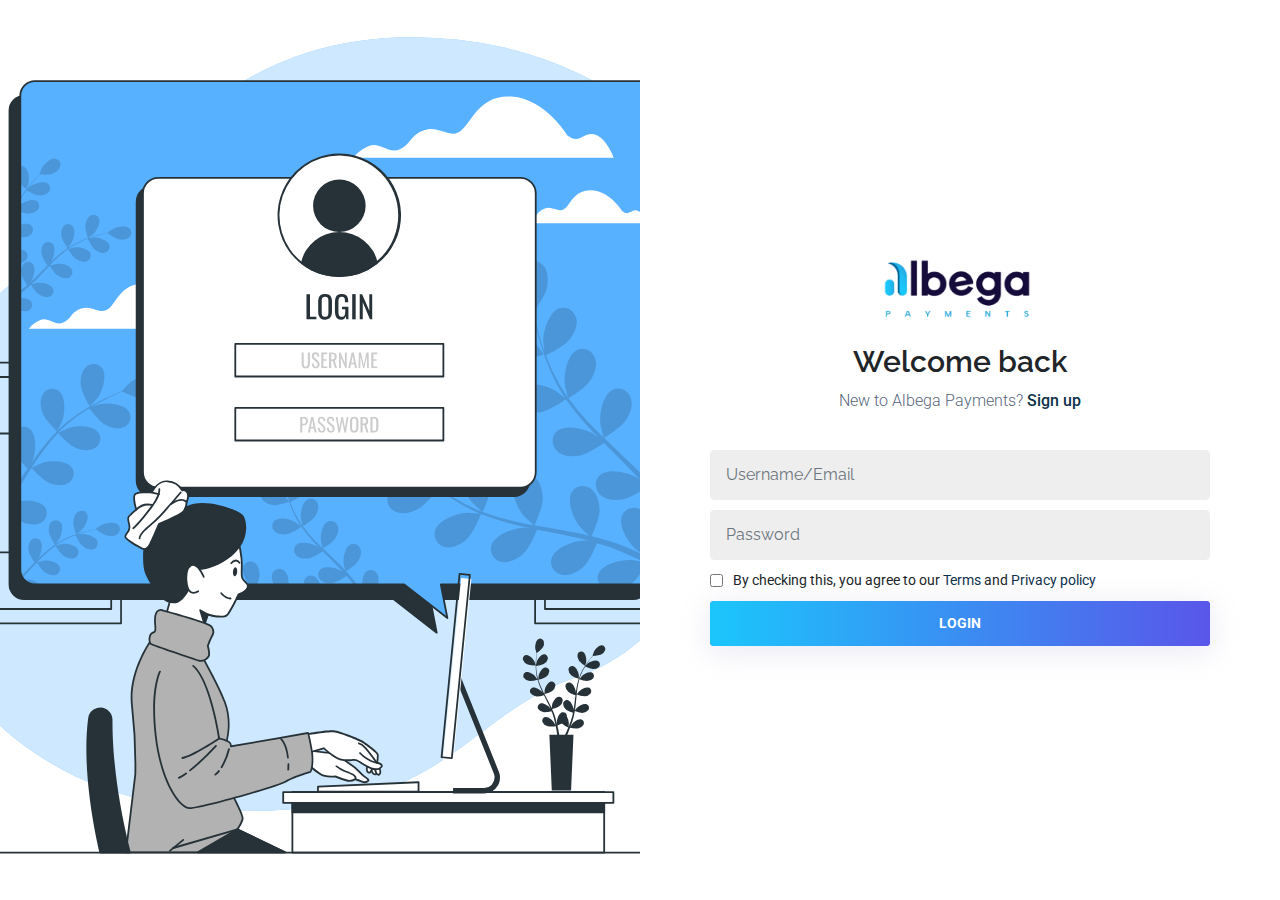
<file: login-page.html>
<!DOCTYPE html>
<html lang="en-US">

<head>
	<meta charset="UTF-8">
	<title>Albega Payments - Login</title>
	<meta name="robots" content="noindex, nofollow">
	<style>
		img:is([sizes="auto" i], [sizes^="auto," i]) {
			contain-intrinsic-size: 3000px 1500px
		}
	</style>
	<link rel="dns-prefetch" href="//fonts.googleapis.com">
	<link rel="preconnect" href="https://fonts.gstatic.com" crossorigin="">
	<link rel="alternate" type="application/rss+xml" title="Tryo » Feed" href="https://themes.envytheme.com/tryo/feed/">
	<link rel="alternate" type="application/rss+xml" title="Tryo » Comments Feed"
		href="https://themes.envytheme.com/tryo/comments/feed/">
	<script type="text/javascript">
		/* <![CDATA[ */
		window._wpemojiSettings = { "baseUrl": "https:\/\/s.w.org\/images\/core\/emoji\/15.0.3\/72x72\/", "ext": ".png", "svgUrl": "https:\/\/s.w.org\/images\/core\/emoji\/15.0.3\/svg\/", "svgExt": ".svg", "source": { "concatemoji": "https:\/\/themes.envytheme.com\/tryo\/wp-includes\/js\/wp-emoji-release.min.js?ver=6.7.1" } };
		/*! This file is auto-generated */
		!function (i, n) { var o, s, e; function c(e) { try { var t = { supportTests: e, timestamp: (new Date).valueOf() }; sessionStorage.setItem(o, JSON.stringify(t)) } catch (e) { } } function p(e, t, n) { e.clearRect(0, 0, e.canvas.width, e.canvas.height), e.fillText(t, 0, 0); var t = new Uint32Array(e.getImageData(0, 0, e.canvas.width, e.canvas.height).data), r = (e.clearRect(0, 0, e.canvas.width, e.canvas.height), e.fillText(n, 0, 0), new Uint32Array(e.getImageData(0, 0, e.canvas.width, e.canvas.height).data)); return t.every(function (e, t) { return e === r[t] }) } function u(e, t, n) { switch (t) { case "flag": return n(e, "\ud83c\udff3\ufe0f\u200d\u26a7\ufe0f", "\ud83c\udff3\ufe0f\u200b\u26a7\ufe0f") ? !1 : !n(e, "\ud83c\uddfa\ud83c\uddf3", "\ud83c\uddfa\u200b\ud83c\uddf3") && !n(e, "\ud83c\udff4\udb40\udc67\udb40\udc62\udb40\udc65\udb40\udc6e\udb40\udc67\udb40\udc7f", "\ud83c\udff4\u200b\udb40\udc67\u200b\udb40\udc62\u200b\udb40\udc65\u200b\udb40\udc6e\u200b\udb40\udc67\u200b\udb40\udc7f"); case "emoji": return !n(e, "\ud83d\udc26\u200d\u2b1b", "\ud83d\udc26\u200b\u2b1b") }return !1 } function f(e, t, n) { var r = "undefined" != typeof WorkerGlobalScope && self instanceof WorkerGlobalScope ? new OffscreenCanvas(300, 150) : i.createElement("canvas"), a = r.getContext("2d", { willReadFrequently: !0 }), o = (a.textBaseline = "top", a.font = "600 32px Arial", {}); return e.forEach(function (e) { o[e] = t(a, e, n) }), o } function t(e) { var t = i.createElement("script"); t.src = e, t.defer = !0, i.head.appendChild(t) } "undefined" != typeof Promise && (o = "wpEmojiSettingsSupports", s = ["flag", "emoji"], n.supports = { everything: !0, everythingExceptFlag: !0 }, e = new Promise(function (e) { i.addEventListener("DOMContentLoaded", e, { once: !0 }) }), new Promise(function (t) { var n = function () { try { var e = JSON.parse(sessionStorage.getItem(o)); if ("object" == typeof e && "number" == typeof e.timestamp && (new Date).valueOf() < e.timestamp + 604800 && "object" == typeof e.supportTests) return e.supportTests } catch (e) { } return null }(); if (!n) { if ("undefined" != typeof Worker && "undefined" != typeof OffscreenCanvas && "undefined" != typeof URL && URL.createObjectURL && "undefined" != typeof Blob) try { var e = "postMessage(" + f.toString() + "(" + [JSON.stringify(s), u.toString(), p.toString()].join(",") + "));", r = new Blob([e], { type: "text/javascript" }), a = new Worker(URL.createObjectURL(r), { name: "wpTestEmojiSupports" }); return void (a.onmessage = function (e) { c(n = e.data), a.terminate(), t(n) }) } catch (e) { } c(n = f(s, u, p)) } t(n) }).then(function (e) { for (var t in e) n.supports[t] = e[t], n.supports.everything = n.supports.everything && n.supports[t], "flag" !== t && (n.supports.everythingExceptFlag = n.supports.everythingExceptFlag && n.supports[t]); n.supports.everythingExceptFlag = n.supports.everythingExceptFlag && !n.supports.flag, n.DOMReady = !1, n.readyCallback = function () { n.DOMReady = !0 } }).then(function () { return e }).then(function () { var e; n.supports.everything || (n.readyCallback(), (e = n.source || {}).concatemoji ? t(e.concatemoji) : e.wpemoji && e.twemoji && (t(e.twemoji), t(e.wpemoji))) })) }((window, document), window._wpemojiSettings);
		/* ]]> */
	</script>
	<style id="wp-emoji-styles-inline-css" type="text/css">
		img.wp-smiley,
		img.emoji {
			display: inline !important;
			border: none !important;
			box-shadow: none !important;
			height: 1em !important;
			width: 1em !important;
			margin: 0 0.07em !important;
			vertical-align: -0.1em !important;
			background: none !important;
			padding: 0 !important;
		}
	</style>
	<style id="classic-theme-styles-inline-css" type="text/css">
		/*! This file is auto-generated */
		.wp-block-button__link {
			color: #fff;
			background-color: #32373c;
			border-radius: 9999px;
			box-shadow: none;
			text-decoration: none;
			padding: calc(.667em + 2px) calc(1.333em + 2px);
			font-size: 1.125em
		}

		.wp-block-file__button {
			background: #32373c;
			color: #fff;
			text-decoration: none
		}
	</style>
	<style id="global-styles-inline-css" type="text/css">
		:root {
			--wp--preset--aspect-ratio--square: 1;
			--wp--preset--aspect-ratio--4-3: 4/3;
			--wp--preset--aspect-ratio--3-4: 3/4;
			--wp--preset--aspect-ratio--3-2: 3/2;
			--wp--preset--aspect-ratio--2-3: 2/3;
			--wp--preset--aspect-ratio--16-9: 16/9;
			--wp--preset--aspect-ratio--9-16: 9/16;
			--wp--preset--color--black: #000000;
			--wp--preset--color--cyan-bluish-gray: #abb8c3;
			--wp--preset--color--white: #ffffff;
			--wp--preset--color--pale-pink: #f78da7;
			--wp--preset--color--vivid-red: #cf2e2e;
			--wp--preset--color--luminous-vivid-orange: #ff6900;
			--wp--preset--color--luminous-vivid-amber: #fcb900;
			--wp--preset--color--light-green-cyan: #7bdcb5;
			--wp--preset--color--vivid-green-cyan: #00d084;
			--wp--preset--color--pale-cyan-blue: #8ed1fc;
			--wp--preset--color--vivid-cyan-blue: #0693e3;
			--wp--preset--color--vivid-purple: #9b51e0;
			--wp--preset--gradient--vivid-cyan-blue-to-vivid-purple: linear-gradient(135deg, rgba(6, 147, 227, 1) 0%, rgb(155, 81, 224) 100%);
			--wp--preset--gradient--light-green-cyan-to-vivid-green-cyan: linear-gradient(135deg, rgb(122, 220, 180) 0%, rgb(0, 208, 130) 100%);
			--wp--preset--gradient--luminous-vivid-amber-to-luminous-vivid-orange: linear-gradient(135deg, rgba(252, 185, 0, 1) 0%, rgba(255, 105, 0, 1) 100%);
			--wp--preset--gradient--luminous-vivid-orange-to-vivid-red: linear-gradient(135deg, rgba(255, 105, 0, 1) 0%, rgb(207, 46, 46) 100%);
			--wp--preset--gradient--very-light-gray-to-cyan-bluish-gray: linear-gradient(135deg, rgb(238, 238, 238) 0%, rgb(169, 184, 195) 100%);
			--wp--preset--gradient--cool-to-warm-spectrum: linear-gradient(135deg, rgb(74, 234, 220) 0%, rgb(151, 120, 209) 20%, rgb(207, 42, 186) 40%, rgb(238, 44, 130) 60%, rgb(251, 105, 98) 80%, rgb(254, 248, 76) 100%);
			--wp--preset--gradient--blush-light-purple: linear-gradient(135deg, rgb(255, 206, 236) 0%, rgb(152, 150, 240) 100%);
			--wp--preset--gradient--blush-bordeaux: linear-gradient(135deg, rgb(254, 205, 165) 0%, rgb(254, 45, 45) 50%, rgb(107, 0, 62) 100%);
			--wp--preset--gradient--luminous-dusk: linear-gradient(135deg, rgb(255, 203, 112) 0%, rgb(199, 81, 192) 50%, rgb(65, 88, 208) 100%);
			--wp--preset--gradient--pale-ocean: linear-gradient(135deg, rgb(255, 245, 203) 0%, rgb(182, 227, 212) 50%, rgb(51, 167, 181) 100%);
			--wp--preset--gradient--electric-grass: linear-gradient(135deg, rgb(202, 248, 128) 0%, rgb(113, 206, 126) 100%);
			--wp--preset--gradient--midnight: linear-gradient(135deg, rgb(2, 3, 129) 0%, rgb(40, 116, 252) 100%);
			--wp--preset--font-size--small: 13px;
			--wp--preset--font-size--medium: 20px;
			--wp--preset--font-size--large: 36px;
			--wp--preset--font-size--x-large: 42px;
			--wp--preset--font-family--inter: "Inter", sans-serif;
			--wp--preset--font-family--cardo: Cardo;
			--wp--preset--spacing--20: 0.44rem;
			--wp--preset--spacing--30: 0.67rem;
			--wp--preset--spacing--40: 1rem;
			--wp--preset--spacing--50: 1.5rem;
			--wp--preset--spacing--60: 2.25rem;
			--wp--preset--spacing--70: 3.38rem;
			--wp--preset--spacing--80: 5.06rem;
			--wp--preset--shadow--natural: 6px 6px 9px rgba(0, 0, 0, 0.2);
			--wp--preset--shadow--deep: 12px 12px 50px rgba(0, 0, 0, 0.4);
			--wp--preset--shadow--sharp: 6px 6px 0px rgba(0, 0, 0, 0.2);
			--wp--preset--shadow--outlined: 6px 6px 0px -3px rgba(255, 255, 255, 1), 6px 6px rgba(0, 0, 0, 1);
			--wp--preset--shadow--crisp: 6px 6px 0px rgba(0, 0, 0, 1);
		}

		:where(.is-layout-flex) {
			gap: 0.5em;
		}

		:where(.is-layout-grid) {
			gap: 0.5em;
		}

		body .is-layout-flex {
			display: flex;
		}

		.is-layout-flex {
			flex-wrap: wrap;
			align-items: center;
		}

		.is-layout-flex> :is(*, div) {
			margin: 0;
		}

		body .is-layout-grid {
			display: grid;
		}

		.is-layout-grid> :is(*, div) {
			margin: 0;
		}

		:where(.wp-block-columns.is-layout-flex) {
			gap: 2em;
		}

		:where(.wp-block-columns.is-layout-grid) {
			gap: 2em;
		}

		:where(.wp-block-post-template.is-layout-flex) {
			gap: 1.25em;
		}

		:where(.wp-block-post-template.is-layout-grid) {
			gap: 1.25em;
		}

		.has-black-color {
			color: var(--wp--preset--color--black) !important;
		}

		.has-cyan-bluish-gray-color {
			color: var(--wp--preset--color--cyan-bluish-gray) !important;
		}

		.has-white-color {
			color: var(--wp--preset--color--white) !important;
		}

		.has-pale-pink-color {
			color: var(--wp--preset--color--pale-pink) !important;
		}

		.has-vivid-red-color {
			color: var(--wp--preset--color--vivid-red) !important;
		}

		.has-luminous-vivid-orange-color {
			color: var(--wp--preset--color--luminous-vivid-orange) !important;
		}

		.has-luminous-vivid-amber-color {
			color: var(--wp--preset--color--luminous-vivid-amber) !important;
		}

		.has-light-green-cyan-color {
			color: var(--wp--preset--color--light-green-cyan) !important;
		}

		.has-vivid-green-cyan-color {
			color: var(--wp--preset--color--vivid-green-cyan) !important;
		}

		.has-pale-cyan-blue-color {
			color: var(--wp--preset--color--pale-cyan-blue) !important;
		}

		.has-vivid-cyan-blue-color {
			color: var(--wp--preset--color--vivid-cyan-blue) !important;
		}

		.has-vivid-purple-color {
			color: var(--wp--preset--color--vivid-purple) !important;
		}

		.has-black-background-color {
			background-color: var(--wp--preset--color--black) !important;
		}

		.has-cyan-bluish-gray-background-color {
			background-color: var(--wp--preset--color--cyan-bluish-gray) !important;
		}

		.has-white-background-color {
			background-color: var(--wp--preset--color--white) !important;
		}

		.has-pale-pink-background-color {
			background-color: var(--wp--preset--color--pale-pink) !important;
		}

		.has-vivid-red-background-color {
			background-color: var(--wp--preset--color--vivid-red) !important;
		}

		.has-luminous-vivid-orange-background-color {
			background-color: var(--wp--preset--color--luminous-vivid-orange) !important;
		}

		.has-luminous-vivid-amber-background-color {
			background-color: var(--wp--preset--color--luminous-vivid-amber) !important;
		}

		.has-light-green-cyan-background-color {
			background-color: var(--wp--preset--color--light-green-cyan) !important;
		}

		.has-vivid-green-cyan-background-color {
			background-color: var(--wp--preset--color--vivid-green-cyan) !important;
		}

		.has-pale-cyan-blue-background-color {
			background-color: var(--wp--preset--color--pale-cyan-blue) !important;
		}

		.has-vivid-cyan-blue-background-color {
			background-color: var(--wp--preset--color--vivid-cyan-blue) !important;
		}

		.has-vivid-purple-background-color {
			background-color: var(--wp--preset--color--vivid-purple) !important;
		}

		.has-black-border-color {
			border-color: var(--wp--preset--color--black) !important;
		}

		.has-cyan-bluish-gray-border-color {
			border-color: var(--wp--preset--color--cyan-bluish-gray) !important;
		}

		.has-white-border-color {
			border-color: var(--wp--preset--color--white) !important;
		}

		.has-pale-pink-border-color {
			border-color: var(--wp--preset--color--pale-pink) !important;
		}

		.has-vivid-red-border-color {
			border-color: var(--wp--preset--color--vivid-red) !important;
		}

		.has-luminous-vivid-orange-border-color {
			border-color: var(--wp--preset--color--luminous-vivid-orange) !important;
		}

		.has-luminous-vivid-amber-border-color {
			border-color: var(--wp--preset--color--luminous-vivid-amber) !important;
		}

		.has-light-green-cyan-border-color {
			border-color: var(--wp--preset--color--light-green-cyan) !important;
		}

		.has-vivid-green-cyan-border-color {
			border-color: var(--wp--preset--color--vivid-green-cyan) !important;
		}

		.has-pale-cyan-blue-border-color {
			border-color: var(--wp--preset--color--pale-cyan-blue) !important;
		}

		.has-vivid-cyan-blue-border-color {
			border-color: var(--wp--preset--color--vivid-cyan-blue) !important;
		}

		.has-vivid-purple-border-color {
			border-color: var(--wp--preset--color--vivid-purple) !important;
		}

		.has-vivid-cyan-blue-to-vivid-purple-gradient-background {
			background: var(--wp--preset--gradient--vivid-cyan-blue-to-vivid-purple) !important;
		}

		.has-light-green-cyan-to-vivid-green-cyan-gradient-background {
			background: var(--wp--preset--gradient--light-green-cyan-to-vivid-green-cyan) !important;
		}

		.has-luminous-vivid-amber-to-luminous-vivid-orange-gradient-background {
			background: var(--wp--preset--gradient--luminous-vivid-amber-to-luminous-vivid-orange) !important;
		}

		.has-luminous-vivid-orange-to-vivid-red-gradient-background {
			background: var(--wp--preset--gradient--luminous-vivid-orange-to-vivid-red) !important;
		}

		.has-very-light-gray-to-cyan-bluish-gray-gradient-background {
			background: var(--wp--preset--gradient--very-light-gray-to-cyan-bluish-gray) !important;
		}

		.has-cool-to-warm-spectrum-gradient-background {
			background: var(--wp--preset--gradient--cool-to-warm-spectrum) !important;
		}

		.has-blush-light-purple-gradient-background {
			background: var(--wp--preset--gradient--blush-light-purple) !important;
		}

		.has-blush-bordeaux-gradient-background {
			background: var(--wp--preset--gradient--blush-bordeaux) !important;
		}

		.has-luminous-dusk-gradient-background {
			background: var(--wp--preset--gradient--luminous-dusk) !important;
		}

		.has-pale-ocean-gradient-background {
			background: var(--wp--preset--gradient--pale-ocean) !important;
		}

		.has-electric-grass-gradient-background {
			background: var(--wp--preset--gradient--electric-grass) !important;
		}

		.has-midnight-gradient-background {
			background: var(--wp--preset--gradient--midnight) !important;
		}

		.has-small-font-size {
			font-size: var(--wp--preset--font-size--small) !important;
		}

		.has-medium-font-size {
			font-size: var(--wp--preset--font-size--medium) !important;
		}

		.has-large-font-size {
			font-size: var(--wp--preset--font-size--large) !important;
		}

		.has-x-large-font-size {
			font-size: var(--wp--preset--font-size--x-large) !important;
		}

		:where(.wp-block-post-template.is-layout-flex) {
			gap: 1.25em;
		}

		:where(.wp-block-post-template.is-layout-grid) {
			gap: 1.25em;
		}

		:where(.wp-block-columns.is-layout-flex) {
			gap: 2em;
		}

		:where(.wp-block-columns.is-layout-grid) {
			gap: 2em;
		}

		:root :where(.wp-block-pullquote) {
			font-size: 1.5em;
			line-height: 1.6;
		}
	</style>
	<link rel="stylesheet" id="contact-form-7-css" href="css/styles.css" type="text/css" media="all">
	<link rel="stylesheet" id="font-awesome-4.7-css" href="css/font-awesome.min.css" type="text/css" media="all">
	<link rel="stylesheet" id="woocommerce-layout-css" href="css/woocommerce-layout.css" type="text/css" media="all">
	<link rel="stylesheet" id="woocommerce-smallscreen-css" href="css/woocommerce-smallscreen.css" type="text/css"
		media="only screen and (max-width: 768px)">
	<link rel="stylesheet" id="woocommerce-general-css" href="css/woocommerce.css" type="text/css" media="all">
	<style id="woocommerce-inline-inline-css" type="text/css">
		.woocommerce form .form-row .required {
			visibility: visible;
		}
	</style>
	<link rel="stylesheet" id="tryo-style-css" href="css/style.css" type="text/css" media="all">
	<link rel="stylesheet" id="vendors-css" href="css/vendors.min.css" type="text/css" media="all">
	<link rel="stylesheet" id="all-css" href="css/all.css" type="text/css" media="all">
	<link rel="stylesheet" id="flat-icon-css" href="css/flat-icon.css" type="text/css" media="all">
	<link rel="stylesheet" id="nice-select-css" href="css/nice-select.min.css" type="text/css" media="all">
	<link rel="stylesheet" id="tryo-woocommerce-css" href="css/woocommerce_1.css" type="text/css" media="all">
	<link rel="stylesheet" id="tryo-main-style-css" href="css/style_1.css" type="text/css" media="all">
	<style id="tryo-main-style-inline-css" type="text/css">
		:root {
			--MainColor: #5956E9;
			--OptionalGradientColor: linear-gradient(135deg, #23BDB8 0%, #43E794 100%);
			--MainGradientColor: linear-gradient(90deg, #1bc6fc 0%, #5956e9 100%);
			--OptionalColor: #5956E9;
		}

		.preloader {
			background: -webkit-gradient(linear, left top, right top, from(#EE0979), to(#FF6A00));
			background: linear-gradient(90deg, #EE0979 0%, #FF6A00 100%);
		}

		.navbar-area.is-sticky,
		.navbar-area.is-sticky .luvion-nav {
			background: #FFFFFF !important;
		}

		.navbar-area.is-sticky .luvion-nav .navbar .navbar-nav .nav-item a {
			color: #0E314C;
		}

		.luvion-nav .navbar .navbar-nav .nav-item a,
		.currency-transfer-provider-navbar .luvion-nav .navbar .navbar-nav .nav-item a {
			color: #FFFFFF;
		}

		p,
		.money-transfer-form form .currency-info span,
		.money-transfer-form form .money-transfer-info,
		.overview-box .overview-content .content .services-list li span,
		.overview-box .overview-content .content .features-list li span,
		.single-pricing-box .pricing-features li,
		.widget-area .widget_luvion_posts_thumb .item .info time,
		.widget-area .widget_recent_entries ul li,
		.widget-area .widget_recent_entries ul li a,
		.widget-area .widget_recent_entries ul li .post-date,
		.widget-area .widget_recent_comments ul li a,
		.widget-area .widget_archive ul li,
		.widget-area .widget_archive ul li a,
		.widget-area .widget_categories ul li,
		.widget-area .widget_categories ul li a,
		.widget-area .widget_categories ul li .post-count,
		.widget-area .widget_meta ul li,
		.widget-area .widget_meta ul li a,
		.widget-area .tagcloud a,
		.signup-content .signup-form form .connect-with-social span,
		.contact-info ul li,
		.contact-info ul li a,
		.single-footer-widget .list li a,
		.single-footer-widget .footer-contact-info li,
		.single-footer-widget .footer-contact-info li a,
		.blog-sidebar .widget ul li a,
		.blog-sidebar .nice-select,
		.blog-sidebar .tagcloud a,
		.blog-sidebar .calendar_wrap table th,
		.blog-sidebar .calendar_wrap table td,
		.blog-sidebar span.post-count,
		.blog-details .blog-meta ul li,
		.blog-details .blog-details-content ul li,
		.blog-details .blog-details-content ol li,
		.blog-details .blog-details-content b,
		.blog-details .blog-details-content strong,
		.comments-area .comment-metadata,
		.comments-area .comment-metadata a,
		.comments-area .comment-respond .comment-form-cookies-consent label,
		.wp-block-image figcaption,
		.wp-block-archives-list li a,
		.wp-block-categories-list li a,
		.wp-block-video figcaption,
		pre.wp-block-verse,
		.footer-area .single-footer-widget table td,
		.footer-area .single-footer-widget table th,
		.footer-area .single-footer-widget .item .info .title a,
		.footer-area .nice-select,
		.footer-area .nice-select .option,
		.footer-area .widget_rss ul li .rsswidget,
		.footer-area .widget_rss ul li .rss-date,
		.footer-area .widget_rss ul li .rssSummary,
		.footer-area .widget_rss ul li cite,
		.footer-area .tagcloud a,
		.footer-area .widget_text p,
		.footer-area .calendar_wrap caption,
		.footer-area .widget_recent_comments .recentcomments .comment-author-link a,
		.footer-area .widget_recent_comments .recentcomments a,
		.footer-area .widget_recent_entries ul li a,
		.footer-area span.post-count {
			color: #57647C
		}

		.preloader.preloader-area {
			background-color: #44CE6F;
		}

		.top-header {
			background-color: #0A0A0A;
		}

		.navbar-area.navbar-style-two .luvion-nav .navbar .navbar-nav .nav-item a,
		.navbar-area.navbar-with-position-relative .luvion-nav .navbar .navbar-nav .nav-item a {
			color: #0E314C;
		}


		.top-header .header-left-content p,
		.top-header .header-right-content ul li,
		.top-header .header-right-content ul li a,
		.top-header .header-right-content ul li i {
			color: #FFFFFF;
		}

		.footer-area {
			background-color: #070D13;
		}

		.top-header {
			opacity: 0.8;
		}

		.header-left-content a {
			color: #fff;
		}

		.currency-transfer-provider-navbar .top-header {
			position: relative;
			top: -20px;
		}

		.navbar-area.navbar-with-position-relative .top-header {
			position: relative;
			top: -20px;
		}

		.is-sticky .top-header {
			display: none;
		}


		@media only screen and (max-width: 991px) {
			.luvion-responsive-nav .logo a img.main-logo {
				display: none;
			}
		}

		@media only screen and (max-width: 767px) {
			.payment-features-overview {
				margin-right: 0;
				margin-left: 0;
			}
		}


		.blog-wrap-area .row.justify-content-center {
			--bs-gutter-x: 1.5rem;
			--bs-gutter-y: 0;
			display: flex;
			flex-wrap: wrap;
			margin-top: calc(-1* var(--bs-gutter-y));
			margin-left: calc(-.5* var(--bs-gutter-x));
			margin-right: 0;
		}


		@media only screen and (max-width: 767px) {
			.single-blog-card2 .image .date {
				right: 0 !important;
				top: 20px !important;
				transform: unset;
				left: 0;
			}
		}

		.main-banner.jarallax {
			z-index: unset !important;
		}

		.login-content .login-form form .form-group {
			margin-bottom: 10px;
		}

		.signup-form input.form-control {
			margin-bottom: 10px;
		}
	</style>
	<link rel="stylesheet" id="tryo-responsive-css" href="css/responsive.css" type="text/css" media="all">
	<link rel="stylesheet" id="tryo-fonts-css"
		href="//fonts.googleapis.com/css?family=Raleway%3A400%2C500%2C600%2C700%2C800%7CRoboto%3A300%2C400%2C500%2C700&display=swap&ver=1.0.0"
		type="text/css" media="screen">
	<link rel="stylesheet" id="elementor-icons-css" href="css/elementor-icons.min.css" type="text/css" media="all">
	<link rel="stylesheet" id="elementor-frontend-css" href="css/frontend.min.css" type="text/css" media="all">
	<style id="elementor-frontend-inline-css" type="text/css">
		.elementor-kit-1504 {
			--e-global-color-primary: #6EC1E4;
			--e-global-color-secondary: #54595F;
			--e-global-color-text: #7A7A7A;
			--e-global-color-accent: #61CE70;
			--e-global-typography-primary-font-family: "Roboto";
			--e-global-typography-primary-font-weight: 600;
			--e-global-typography-secondary-font-family: "Roboto Slab";
			--e-global-typography-secondary-font-weight: 400;
			--e-global-typography-text-font-family: "Roboto";
			--e-global-typography-text-font-weight: 400;
			--e-global-typography-accent-font-family: "Roboto";
			--e-global-typography-accent-font-weight: 500;
		}

		.elementor-section.elementor-section-boxed>.elementor-container {
			max-width: 1140px;
		}

		.e-con {
			--container-max-width: 1140px;
		}

		.elementor-widget:not(:last-child) {
			margin-block-end: 20px;
		}

		.elementor-element {
			--widgets-spacing: 20px 20px;
		}

		h1.entry-title {
			display: var(--page-title-display);
		}

		@media(max-width:1024px) {
			.elementor-section.elementor-section-boxed>.elementor-container {
				max-width: 1024px;
			}

			.e-con {
				--container-max-width: 1024px;
			}
		}

		@media(max-width:767px) {
			.elementor-section.elementor-section-boxed>.elementor-container {
				max-width: 767px;
			}

			.e-con {
				--container-max-width: 767px;
			}
		}
	</style>
	<link rel="stylesheet" id="swiper-css" href="css/swiper.min.css" type="text/css" media="all">
	<link rel="stylesheet" id="e-swiper-css" href="css/e-swiper.min.css" type="text/css" media="all">
	<link rel="preload" as="style"
		href="https://fonts.googleapis.com/css?family=Roboto%7CRaleway&display=swap&ver=1735018330">
	<link rel="stylesheet" href="https://fonts.googleapis.com/css?family=Roboto%7CRaleway&display=swap&ver=1735018330"
		media="print" onload="this.media='all'"><noscript>
		<link rel="stylesheet"
			href="https://fonts.googleapis.com/css?family=Roboto%7CRaleway&display=swap&ver=1735018330" />
	</noscript>
	<link rel="stylesheet" id="google-fonts-1-css"
		href="https://fonts.googleapis.com/css?family=Roboto%3A100%2C100italic%2C200%2C200italic%2C300%2C300italic%2C400%2C400italic%2C500%2C500italic%2C600%2C600italic%2C700%2C700italic%2C800%2C800italic%2C900%2C900italic%7CRoboto+Slab%3A100%2C100italic%2C200%2C200italic%2C300%2C300italic%2C400%2C400italic%2C500%2C500italic%2C600%2C600italic%2C700%2C700italic%2C800%2C800italic%2C900%2C900italic&display=auto&ver=6.7.1"
		type="text/css" media="all">
	<link rel="preconnect" href="https://fonts.gstatic.com/" crossorigin="">
	<script src="js/jquery.min.js" id="jquery-core-js"></script>
	<script src="js/jquery-migrate.min.js" id="jquery-migrate-js"></script>
	<script src="js/jquery.blockUI.min.js" id="jquery-blockui-js" defer="defer" data-wp-strategy="defer"></script>
	<script type="text/javascript" id="wc-add-to-cart-js-extra">
		/* <![CDATA[ */
		var wc_add_to_cart_params = { "ajax_url": "\/tryo\/wp-admin\/admin-ajax.php", "wc_ajax_url": "\/tryo\/?wc-ajax=%%endpoint%%", "i18n_view_cart": "View cart", "cart_url": "https:\/\/themes.envytheme.com\/tryo\/cart\/", "is_cart": "", "cart_redirect_after_add": "no" };
		/* ]]> */
	</script>
	<script src="js/add-to-cart.min.js" id="wc-add-to-cart-js" defer="defer" data-wp-strategy="defer"></script>
	<script src="js/js.cookie.min.js" id="js-cookie-js" defer="defer" data-wp-strategy="defer"></script>
	<script type="text/javascript" id="woocommerce-js-extra">
		/* <![CDATA[ */
		var woocommerce_params = { "ajax_url": "\/tryo\/wp-admin\/admin-ajax.php", "wc_ajax_url": "\/tryo\/?wc-ajax=%%endpoint%%" };
		/* ]]> */
	</script>
	<script src="js/woocommerce.min.js" id="woocommerce-js" defer="defer" data-wp-strategy="defer"></script>
	<script src="js/vendors.min.js" id="vendors-js"></script>
	<script src="js/ajaxChimp.min.js" id="azaxchimp-js"></script>
	<script src="js/main.js" id="tryo-main-js"></script>
	<link rel="https://api.w.org/" href="https://themes.envytheme.com/tryo/wp-json/">
	<link rel="alternate" title="JSON" type="application/json"
		href="https://themes.envytheme.com/tryo/wp-json/wp/v2/pages/1263">
	<link rel="EditURI" type="application/rsd+xml" title="RSD" href="https://themes.envytheme.com/tryo/xmlrpc.php?rsd">
	<meta name="generator" content="WordPress 6.7.1">
	<meta name="generator" content="WooCommerce 9.4.3">
	<link rel="canonical" href="https://themes.envytheme.com/tryo/customer-login/">
	<link rel="shortlink" href="https://themes.envytheme.com/tryo/?p=1263">
	<link rel="alternate" title="oEmbed (JSON)" type="application/json+oembed"
		href="https://themes.envytheme.com/tryo/wp-json/oembed/1.0/embed?url=https%3A%2F%2Fthemes.envytheme.com%2Ftryo%2Fcustomer-login%2F">
	<link rel="alternate" title="oEmbed (XML)" type="text/xml+oembed"
		href="https://themes.envytheme.com/tryo/wp-json/oembed/1.0/embed?url=https%3A%2F%2Fthemes.envytheme.com%2Ftryo%2Fcustomer-login%2F&format=xml">
	<meta name="generator" content="Redux 4.4.17"> <noscript>
		<style>
			.woocommerce-product-gallery {
				opacity: 1 !important;
			}
		</style>
	</noscript>
	<meta name="generator"
		content="Elementor 3.25.10; features: additional_custom_breakpoints, e_optimized_control_loading; settings: css_print_method-internal, google_font-enabled, font_display-auto">
	<style>
		.e-con.e-parent:nth-of-type(n+4):not(.e-lazyloaded):not(.e-no-lazyload),
		.e-con.e-parent:nth-of-type(n+4):not(.e-lazyloaded):not(.e-no-lazyload) * {
			background-image: none !important;
		}

		@media screen and (max-height: 1024px) {

			.e-con.e-parent:nth-of-type(n+3):not(.e-lazyloaded):not(.e-no-lazyload),
			.e-con.e-parent:nth-of-type(n+3):not(.e-lazyloaded):not(.e-no-lazyload) * {
				background-image: none !important;
			}
		}

		@media screen and (max-height: 640px) {

			.e-con.e-parent:nth-of-type(n+2):not(.e-lazyloaded):not(.e-no-lazyload),
			.e-con.e-parent:nth-of-type(n+2):not(.e-lazyloaded):not(.e-no-lazyload) * {
				background-image: none !important;
			}
		}
	</style>
	<style class="wp-fonts-local" type="text/css">
		@font-face {
			font-family: Inter;
			font-style: normal;
			font-weight: 300 900;
			font-display: fallback;
			src: url('fonts/Inter-VariableFont_slnt%2Cwght.woff2') format('woff2');
			font-stretch: normal;
		}

		@font-face {
			font-family: Cardo;
			font-style: normal;
			font-weight: 400;
			font-display: fallback;
			src: url('fonts/cardo_normal_400.woff2') format('woff2');
		}
	</style>
	<link rel="icon" href="images/albegapaymentsFav.png" sizes="32x32">
	<link rel="icon" href="images/albegapaymentsFav.png" sizes="192x192">
	<link rel="apple-touch-icon" href="images/albegapaymentsFav.png">
	<meta name="msapplication-TileImage"
		content="https://themes.envytheme.com/tryo/wp-content/uploads/2019/11/favicon-1-1.png">
	<style id="tryo_opt-dynamic-css" title="dynamic-css" class="redux-options-output">
		body {
			font-family: Roboto;
		}

		.h1,
		.h2,
		.h3,
		.h4,
		.h5,
		.h6,
		h1,
		h2,
		h3,
		h4,
		h5,
		h6,
		.luvion-nav .navbar .navbar-nav,
		.luvion-nav .navbar .others-options .login-btn,
		.luvion-responsive-nav .others-options .login-btn,
		.main-banner-content p,
		.banner-content p,
		.hero-content p,
		.hero-image .video-btn,
		.about-content span,
		.overview-box .overview-content .content .sub-title,
		.comparisons-table table thead th,
		.comparisons-table table tbody td,
		.single-pricing-box .price,
		.feedback-slides .client-feedback .single-feedback span,
		.page-title-content p,
		.page-title-text p,
		.page-title-text ul,
		.faq-accordion .accordion .accordion-title,
		.faq-contact-form .form-control,
		.login-content .login-form form .form-control,
		.login-content .login-form form .connect-with-social button,
		.signup-content .signup-form form .form-control,
		.signup-content .signup-form form .connect-with-social button,
		.contact-form .form-control,
		.contact-info ul li span {
			font-family: Raleway;
		}

		body {
			font-size: 16px;
		}

		.luvion-nav .navbar .navbar-nav .nav-item a {
			font-size: 17px;
		}
	</style>
	<meta name="viewport" content="width=device-width, initial-scale=1.0, viewport-fit=cover">
	<script src="js/wp-emoji-release.min.js" defer=""></script>
</head>

<body
	class="page-template page-template-elementor_canvas page page-id-1263 theme-tryo woocommerce-js elementor-default elementor-template-canvas elementor-kit-1504 elementor-page elementor-page-1263">
	<div data-elementor-type="wp-page" data-elementor-id="1263" class="elementor elementor-1263">
		<div class="elementor-section elementor-top-section elementor-element elementor-element-ec240dc elementor-section-full_width elementor-section-height-default elementor-section-height-default"
			data-id="ec240dc" data-element_type="section">
			<div class="elementor-container elementor-column-gap-no">
				<div class="elementor-column elementor-col-100 elementor-top-column elementor-element elementor-element-fcd2c19"
					data-id="fcd2c19" data-element_type="column">
					<div class="elementor-widget-wrap elementor-element-populated">
						<div class="elementor-element elementor-element-465412a elementor-widget elementor-widget-Signin"
							data-id="465412a" data-element_type="widget" data-widget_type="Signin.default">
							<div class="elementor-widget-container">

								<section class="login-area">
									<div class="row m-0">
										<div class="col-lg-6 col-md-12 p-0">
											<div class="login-image"
												style="background-image:url( images/LoginBg.svg );">
												<!-- <img decoding="async" class="" src="images/signin-img.png" alt="image"> -->
											</div>
										</div>

										<div class="col-lg-6 col-md-12 p-0">
											<div class="login-content">
												<div class="d-table">
													<div class="d-table-cell">
														<div class="login-form">
															<div class="logo">
																<a href="#">
																	<img decoding="async" src="images/newLogo.png"
																		alt="albe" width="220px">
																</a>
															</div>

															<h3>Welcome back</h3>
															<p>New to Albega Payments?

																<a href="customer-signup.html">
																	Sign up
																</a>
															</p>

															<form method="post" autocomplete="off">
																<div class="form-group">
																	<input type="text" name="log"
																		placeholder="Username/Email"
																		class="form-control" required="required">
																</div>

																<div class="form-group">
																	<input type="password" name="pwd"
																		placeholder="Password" class="form-control"
																		required="required">
																</div>

																<div class="form-group">
																	<div class="form-checkbox">
																		<label><input type="checkbox" name="terms_check"
																				class="check-class" value="Option 1"
																				required="required">By checking this,
																			you agree to our <a href="#">Terms</a> and
																			<a href="#">Privacy policy</a></label>
																	</div>
																</div>

																<input type="hidden" name="action"
																	value="my_login_action">

																<button type="submit" name="submit"
																	class="btn btn-primary">Login</button>

															</form>
														</div>
													</div>
												</div>
											</div>
										</div>
									</div>
								</section>
							</div>
						</div>
					</div>
				</div>
			</div>
		</div>
	</div>
	<script type="text/javascript">
		const lazyloadRunObserver = () => {
			const lazyloadBackgrounds = document.querySelectorAll(`.e-con.e-parent:not(.e-lazyloaded)`);
			const lazyloadBackgroundObserver = new IntersectionObserver((entries) => {
				entries.forEach((entry) => {
					if (entry.isIntersecting) {
						let lazyloadBackground = entry.target;
						if (lazyloadBackground) {
							lazyloadBackground.classList.add('e-lazyloaded');
						}
						lazyloadBackgroundObserver.unobserve(entry.target);
					}
				});
			}, { rootMargin: '200px 0px 200px 0px' });
			lazyloadBackgrounds.forEach((lazyloadBackground) => {
				lazyloadBackgroundObserver.observe(lazyloadBackground);
			});
		};
		const events = [
			'DOMContentLoaded',
			'elementor/lazyload/observe',
		];
		events.forEach((event) => {
			document.addEventListener(event, lazyloadRunObserver);
		});
	</script>
	<script type="text/javascript">
		(function () {
			var c = document.body.className;
			c = c.replace(/woocommerce-no-js/, 'woocommerce-js');
			document.body.className = c;
		})();
	</script>
	<link rel="stylesheet" id="wc-blocks-style-css" href="css/wc-blocks.css" type="text/css" media="all">
	<script src="js/hooks.min.js" id="wp-hooks-js"></script>
	<script src="js/i18n.min.js" id="wp-i18n-js"></script>
	<script id="wp-i18n-js-after">
		/* <![CDATA[ */
		wp.i18n.setLocaleData({ 'text direction\u0004ltr': ['ltr'] });
		/* ]]> */
	</script>
	<script src="js/index.js" id="swv-js"></script>
	<script id="contact-form-7-js-before">
		/* <![CDATA[ */
		var wpcf7 = {
			"api": {
				"root": "https:\/\/themes.envytheme.com\/tryo\/wp-json\/",
				"namespace": "contact-form-7\/v1"
			}
		};
		/* ]]> */
	</script>
	<script src="js/index_1.js" id="contact-form-7-js"></script>
	<script src="js/sourcebuster.min.js" id="sourcebuster-js-js"></script>
	<script type="text/javascript" id="wc-order-attribution-js-extra">
		/* <![CDATA[ */
		var wc_order_attribution = { "params": { "lifetime": 1.0e-5, "session": 30, "base64": false, "ajaxurl": "https:\/\/themes.envytheme.com\/tryo\/wp-admin\/admin-ajax.php", "prefix": "wc_order_attribution_", "allowTracking": true }, "fields": { "source_type": "current.typ", "referrer": "current_add.rf", "utm_campaign": "current.cmp", "utm_source": "current.src", "utm_medium": "current.mdm", "utm_content": "current.cnt", "utm_id": "current.id", "utm_term": "current.trm", "utm_source_platform": "current.plt", "utm_creative_format": "current.fmt", "utm_marketing_tactic": "current.tct", "session_entry": "current_add.ep", "session_start_time": "current_add.fd", "session_pages": "session.pgs", "session_count": "udata.vst", "user_agent": "udata.uag" } };
		/* ]]> */
	</script>
	<script src="js/order-attribution.min.js" id="wc-order-attribution-js"></script>
	<script src="js/webpack.runtime.min.js" id="elementor-webpack-runtime-js"></script>
	<script src="js/frontend-modules.min.js" id="elementor-frontend-modules-js"></script>
	<script src="js/core.min.js" id="jquery-ui-core-js"></script>
	<script id="elementor-frontend-js-before">
		/* <![CDATA[ */
		var elementorFrontendConfig = { "environmentMode": { "edit": false, "wpPreview": false, "isScriptDebug": false }, "i18n": { "shareOnFacebook": "Share on Facebook", "shareOnTwitter": "Share on Twitter", "pinIt": "Pin it", "download": "Download", "downloadImage": "Download image", "fullscreen": "Fullscreen", "zoom": "Zoom", "share": "Share", "playVideo": "Play Video", "previous": "Previous", "next": "Next", "close": "Close", "a11yCarouselWrapperAriaLabel": "Carousel | Horizontal scrolling: Arrow Left & Right", "a11yCarouselPrevSlideMessage": "Previous slide", "a11yCarouselNextSlideMessage": "Next slide", "a11yCarouselFirstSlideMessage": "This is the first slide", "a11yCarouselLastSlideMessage": "This is the last slide", "a11yCarouselPaginationBulletMessage": "Go to slide" }, "is_rtl": false, "breakpoints": { "xs": 0, "sm": 480, "md": 768, "lg": 1025, "xl": 1440, "xxl": 1600 }, "responsive": { "breakpoints": { "mobile": { "label": "Mobile Portrait", "value": 767, "default_value": 767, "direction": "max", "is_enabled": true }, "mobile_extra": { "label": "Mobile Landscape", "value": 880, "default_value": 880, "direction": "max", "is_enabled": false }, "tablet": { "label": "Tablet Portrait", "value": 1024, "default_value": 1024, "direction": "max", "is_enabled": true }, "tablet_extra": { "label": "Tablet Landscape", "value": 1200, "default_value": 1200, "direction": "max", "is_enabled": false }, "laptop": { "label": "Laptop", "value": 1366, "default_value": 1366, "direction": "max", "is_enabled": false }, "widescreen": { "label": "Widescreen", "value": 2400, "default_value": 2400, "direction": "min", "is_enabled": false } }, "hasCustomBreakpoints": false }, "version": "3.25.10", "is_static": false, "experimentalFeatures": { "additional_custom_breakpoints": true, "e_swiper_latest": true, "e_nested_atomic_repeaters": true, "e_optimized_control_loading": true, "e_onboarding": true, "e_css_smooth_scroll": true, "home_screen": true, "landing-pages": true, "nested-elements": true, "editor_v2": true, "link-in-bio": true, "floating-buttons": true }, "urls": { "assets": "https:\/\/themes.envytheme.com\/tryo\/wp-content\/plugins\/elementor\/assets\/", "ajaxurl": "https:\/\/themes.envytheme.com\/tryo\/wp-admin\/admin-ajax.php", "uploadUrl": "https:\/\/themes.envytheme.com\/tryo\/wp-content\/uploads" }, "nonces": { "floatingButtonsClickTracking": "e8bf0f748a" }, "swiperClass": "swiper", "settings": { "page": [], "editorPreferences": [] }, "kit": { "active_breakpoints": ["viewport_mobile", "viewport_tablet"], "global_image_lightbox": "yes", "lightbox_enable_counter": "yes", "lightbox_enable_fullscreen": "yes", "lightbox_enable_zoom": "yes", "lightbox_enable_share": "yes", "lightbox_title_src": "title", "lightbox_description_src": "description" }, "post": { "id": 1263, "title": "Customer%20Login%20%E2%80%93%20Tryo", "excerpt": "", "featuredImage": false } };
		/* ]]> */
	</script>
	<script src="js/frontend.min.js" id="elementor-frontend-js"></script>


</body>

</html>
</file>
<file: css/styles.css>
.wpcf7 .screen-reader-response {
	position: absolute;
	overflow: hidden;
	clip: rect(1px, 1px, 1px, 1px);
	clip-path: inset(50%);
	height: 1px;
	width: 1px;
	margin: -1px;
	padding: 0;
	border: 0;
	word-wrap: normal !important;
}
.direction{
	flex-direction: row-reverse;
	
}
.wpcf7 form .wpcf7-response-output {
	margin: 2em 0.5em 1em;
	padding: 0.2em 1em;
	border: 2px solid #00a0d2; /* Blue */
}

.wpcf7 form.init .wpcf7-response-output,
.wpcf7 form.resetting .wpcf7-response-output,
.wpcf7 form.submitting .wpcf7-response-output {
	display: none;
}

.wpcf7 form.sent .wpcf7-response-output {
	border-color: #46b450; /* Green */
}

.wpcf7 form.failed .wpcf7-response-output,
.wpcf7 form.aborted .wpcf7-response-output {
	border-color: #dc3232; /* Red */
}

.wpcf7 form.spam .wpcf7-response-output {
	border-color: #f56e28; /* Orange */
}

.wpcf7 form.invalid .wpcf7-response-output,
.wpcf7 form.unaccepted .wpcf7-response-output,
.wpcf7 form.payment-required .wpcf7-response-output {
	border-color: #ffb900; /* Yellow */
}

.wpcf7-form-control-wrap {
	position: relative;
}

.wpcf7-not-valid-tip {
	color: #dc3232; /* Red */
	font-size: 1em;
	font-weight: normal;
	display: block;
}

.use-floating-validation-tip .wpcf7-not-valid-tip {
	position: relative;
	top: -2ex;
	left: 1em;
	z-index: 100;
	border: 1px solid #dc3232;
	background: #fff;
	padding: .2em .8em;
	width: 24em;
}

.wpcf7-list-item {
	display: inline-block;
	margin: 0 0 0 1em;
}

.wpcf7-list-item-label::before,
.wpcf7-list-item-label::after {
	content: " ";
}

.wpcf7-spinner {
	visibility: hidden;
	display: inline-block;
	background-color: #23282d; /* Dark Gray 800 */
	opacity: 0.75;
	width: 24px;
	height: 24px;
	border: none;
	border-radius: 100%;
	padding: 0;
	margin: 0 24px;
	position: relative;
}

form.submitting .wpcf7-spinner {
	visibility: visible;
}

.wpcf7-spinner::before {
	content: '';
	position: absolute;
	background-color: #fbfbfc; /* Light Gray 100 */
	top: 4px;
	left: 4px;
	width: 6px;
	height: 6px;
	border: none;
	border-radius: 100%;
	transform-origin: 8px 8px;
	animation-name: spin;
	animation-duration: 1000ms;
	animation-timing-function: linear;
	animation-iteration-count: infinite;
}

@media (prefers-reduced-motion: reduce) {
	.wpcf7-spinner::before {
		animation-name: blink;
		animation-duration: 2000ms;
	}
}

@keyframes spin {
	from {
		transform: rotate(0deg);
	}

	to {
		transform: rotate(360deg);
	}
}

@keyframes blink {
	from {
		opacity: 0;
	}

	50% {
		opacity: 1;
	}

	to {
		opacity: 0;
	}
}

.wpcf7 [inert] {
	opacity: 0.5;
}

.wpcf7 input[type="file"] {
	cursor: pointer;
}

.wpcf7 input[type="file"]:disabled {
	cursor: default;
}

.wpcf7 .wpcf7-submit:disabled {
	cursor: not-allowed;
}

.wpcf7 input[type="url"],
.wpcf7 input[type="email"],
.wpcf7 input[type="tel"] {
	direction: ltr;
}

.wpcf7-reflection > output {
	display: list-item;
	list-style: none;
}

.wpcf7-reflection > output[hidden] {
	display: none;
}
</file>
<file: css/woocommerce-layout.css>
:root{--woocommerce:#7F54B3;--wc-green:#7ad03a;--wc-red:#a00;--wc-orange:#ffba00;--wc-blue:#2ea2cc;--wc-primary:#7F54B3;--wc-primary-text:white;--wc-secondary:#e9e6ed;--wc-secondary-text:#515151;--wc-highlight:#b3af54;--wc-highligh-text:white;--wc-content-bg:#fff;--wc-subtext:#767676}.woocommerce .woocommerce-error .button,.woocommerce .woocommerce-info .button,.woocommerce .woocommerce-message .button,.woocommerce-page .woocommerce-error .button,.woocommerce-page .woocommerce-info .button,.woocommerce-page .woocommerce-message .button{float:right}.woocommerce .col2-set,.woocommerce-page .col2-set{width:100%}.woocommerce .col2-set::after,.woocommerce .col2-set::before,.woocommerce-page .col2-set::after,.woocommerce-page .col2-set::before{content:" ";display:table}.woocommerce .col2-set::after,.woocommerce-page .col2-set::after{clear:both}.woocommerce .col2-set .col-1,.woocommerce-page .col2-set .col-1{float:left;width:48%}.woocommerce .col2-set .col-2,.woocommerce-page .col2-set .col-2{float:right;width:48%}.woocommerce img,.woocommerce-page img{height:auto;max-width:100%}.woocommerce #content div.product div.images,.woocommerce div.product div.images,.woocommerce-page #content div.product div.images,.woocommerce-page div.product div.images{float:left;width:48%}.woocommerce #content div.product div.thumbnails::after,.woocommerce #content div.product div.thumbnails::before,.woocommerce div.product div.thumbnails::after,.woocommerce div.product div.thumbnails::before,.woocommerce-page #content div.product div.thumbnails::after,.woocommerce-page #content div.product div.thumbnails::before,.woocommerce-page div.product div.thumbnails::after,.woocommerce-page div.product div.thumbnails::before{content:" ";display:table}.woocommerce #content div.product div.thumbnails::after,.woocommerce div.product div.thumbnails::after,.woocommerce-page #content div.product div.thumbnails::after,.woocommerce-page div.product div.thumbnails::after{clear:both}.woocommerce #content div.product div.thumbnails a,.woocommerce div.product div.thumbnails a,.woocommerce-page #content div.product div.thumbnails a,.woocommerce-page div.product div.thumbnails a{float:left;width:30.75%;margin-right:3.8%;margin-bottom:1em}.woocommerce #content div.product div.thumbnails a.last,.woocommerce div.product div.thumbnails a.last,.woocommerce-page #content div.product div.thumbnails a.last,.woocommerce-page div.product div.thumbnails a.last{margin-right:0}.woocommerce #content div.product div.thumbnails a.first,.woocommerce div.product div.thumbnails a.first,.woocommerce-page #content div.product div.thumbnails a.first,.woocommerce-page div.product div.thumbnails a.first{clear:both}.woocommerce #content div.product div.thumbnails.columns-1 a,.woocommerce div.product div.thumbnails.columns-1 a,.woocommerce-page #content div.product div.thumbnails.columns-1 a,.woocommerce-page div.product div.thumbnails.columns-1 a{width:100%;margin-right:0;float:none}.woocommerce #content div.product div.thumbnails.columns-2 a,.woocommerce div.product div.thumbnails.columns-2 a,.woocommerce-page #content div.product div.thumbnails.columns-2 a,.woocommerce-page div.product div.thumbnails.columns-2 a{width:48%}.woocommerce #content div.product div.thumbnails.columns-4 a,.woocommerce div.product div.thumbnails.columns-4 a,.woocommerce-page #content div.product div.thumbnails.columns-4 a,.woocommerce-page div.product div.thumbnails.columns-4 a{width:22.05%}.woocommerce #content div.product div.thumbnails.columns-5 a,.woocommerce div.product div.thumbnails.columns-5 a,.woocommerce-page #content div.product div.thumbnails.columns-5 a,.woocommerce-page div.product div.thumbnails.columns-5 a{width:16.9%}.woocommerce #content div.product div.summary,.woocommerce div.product div.summary,.woocommerce-page #content div.product div.summary,.woocommerce-page div.product div.summary{float:right;width:48%;clear:none}.woocommerce #content div.product .woocommerce-tabs,.woocommerce div.product .woocommerce-tabs,.woocommerce-page #content div.product .woocommerce-tabs,.woocommerce-page div.product .woocommerce-tabs{clear:both}.woocommerce #content div.product .woocommerce-tabs ul.tabs::after,.woocommerce #content div.product .woocommerce-tabs ul.tabs::before,.woocommerce div.product .woocommerce-tabs ul.tabs::after,.woocommerce div.product .woocommerce-tabs ul.tabs::before,.woocommerce-page #content div.product .woocommerce-tabs ul.tabs::after,.woocommerce-page #content div.product .woocommerce-tabs ul.tabs::before,.woocommerce-page div.product .woocommerce-tabs ul.tabs::after,.woocommerce-page div.product .woocommerce-tabs ul.tabs::before{content:" ";display:table}.woocommerce #content div.product .woocommerce-tabs ul.tabs::after,.woocommerce div.product .woocommerce-tabs ul.tabs::after,.woocommerce-page #content div.product .woocommerce-tabs ul.tabs::after,.woocommerce-page div.product .woocommerce-tabs ul.tabs::after{clear:both}.woocommerce #content div.product .woocommerce-tabs ul.tabs li,.woocommerce div.product .woocommerce-tabs ul.tabs li,.woocommerce-page #content div.product .woocommerce-tabs ul.tabs li,.woocommerce-page div.product .woocommerce-tabs ul.tabs li{display:inline-block}.woocommerce #content div.product #reviews .comment::after,.woocommerce #content div.product #reviews .comment::before,.woocommerce div.product #reviews .comment::after,.woocommerce div.product #reviews .comment::before,.woocommerce-page #content div.product #reviews .comment::after,.woocommerce-page #content div.product #reviews .comment::before,.woocommerce-page div.product #reviews .comment::after,.woocommerce-page div.product #reviews .comment::before{content:" ";display:table}.woocommerce #content div.product #reviews .comment::after,.woocommerce div.product #reviews .comment::after,.woocommerce-page #content div.product #reviews .comment::after,.woocommerce-page div.product #reviews .comment::after{clear:both}.woocommerce #content div.product #reviews .comment img,.woocommerce div.product #reviews .comment img,.woocommerce-page #content div.product #reviews .comment img,.woocommerce-page div.product #reviews .comment img{float:right;height:auto}.woocommerce ul.products,.woocommerce-page ul.products{clear:both}.woocommerce ul.products::after,.woocommerce ul.products::before,.woocommerce-page ul.products::after,.woocommerce-page ul.products::before{content:" ";display:table}.woocommerce ul.products::after,.woocommerce-page ul.products::after{clear:both}.woocommerce ul.products li.product,.woocommerce-page ul.products li.product{float:left;margin:0 3.8% 2.992em 0;padding:0;position:relative;width:22.05%;margin-left:0}.woocommerce ul.products li.first,.woocommerce-page ul.products li.first{clear:both}.woocommerce ul.products li.last,.woocommerce-page ul.products li.last{margin-right:0}.woocommerce ul.products.columns-1 li.product,.woocommerce-page ul.products.columns-1 li.product{width:100%;margin-right:0}.woocommerce ul.products.columns-2 li.product,.woocommerce-page ul.products.columns-2 li.product{width:48%}.woocommerce ul.products.columns-3 li.product,.woocommerce-page ul.products.columns-3 li.product{width:30.75%}.woocommerce ul.products.columns-5 li.product,.woocommerce-page ul.products.columns-5 li.product{width:16.95%}.woocommerce ul.products.columns-6 li.product,.woocommerce-page ul.products.columns-6 li.product{width:13.5%}.woocommerce-page.columns-1 ul.products li.product,.woocommerce.columns-1 ul.products li.product{width:100%;margin-right:0}.woocommerce-page.columns-2 ul.products li.product,.woocommerce.columns-2 ul.products li.product{width:48%}.woocommerce-page.columns-3 ul.products li.product,.woocommerce.columns-3 ul.products li.product{width:30.75%}.woocommerce-page.columns-5 ul.products li.product,.woocommerce.columns-5 ul.products li.product{width:16.95%}.woocommerce-page.columns-6 ul.products li.product,.woocommerce.columns-6 ul.products li.product{width:13.5%}.woocommerce .woocommerce-result-count,.woocommerce-page .woocommerce-result-count{float:left}.woocommerce .woocommerce-ordering,.woocommerce-page .woocommerce-ordering{float:right}.woocommerce .woocommerce-pagination ul.page-numbers::after,.woocommerce .woocommerce-pagination ul.page-numbers::before,.woocommerce-page .woocommerce-pagination ul.page-numbers::after,.woocommerce-page .woocommerce-pagination ul.page-numbers::before{content:" ";display:table}.woocommerce .woocommerce-pagination ul.page-numbers::after,.woocommerce-page .woocommerce-pagination ul.page-numbers::after{clear:both}.woocommerce .woocommerce-pagination ul.page-numbers li,.woocommerce-page .woocommerce-pagination ul.page-numbers li{display:inline-block}.woocommerce #content table.cart img,.woocommerce table.cart img,.woocommerce-page #content table.cart img,.woocommerce-page table.cart img{height:auto}.woocommerce #content table.cart td.actions,.woocommerce table.cart td.actions,.woocommerce-page #content table.cart td.actions,.woocommerce-page table.cart td.actions{text-align:right}.woocommerce #content table.cart td.actions .input-text,.woocommerce table.cart td.actions .input-text,.woocommerce-page #content table.cart td.actions .input-text,.woocommerce-page table.cart td.actions .input-text{width:80px}.woocommerce #content table.cart td.actions .coupon,.woocommerce table.cart td.actions .coupon,.woocommerce-page #content table.cart td.actions .coupon,.woocommerce-page table.cart td.actions .coupon{float:left}.woocommerce .cart-collaterals,.woocommerce-page .cart-collaterals{width:100%}.woocommerce .cart-collaterals::after,.woocommerce .cart-collaterals::before,.woocommerce-page .cart-collaterals::after,.woocommerce-page .cart-collaterals::before{content:" ";display:table}.woocommerce .cart-collaterals::after,.woocommerce-page .cart-collaterals::after{clear:both}.woocommerce .cart-collaterals .related,.woocommerce-page .cart-collaterals .related{width:30.75%;float:left}.woocommerce .cart-collaterals .cross-sells,.woocommerce-page .cart-collaterals .cross-sells{width:48%;float:left}.woocommerce .cart-collaterals .cross-sells ul.products,.woocommerce-page .cart-collaterals .cross-sells ul.products{float:none}.woocommerce .cart-collaterals .cross-sells ul.products li,.woocommerce-page .cart-collaterals .cross-sells ul.products li{width:48%}.woocommerce .cart-collaterals .shipping_calculator,.woocommerce-page .cart-collaterals .shipping_calculator{width:48%;clear:right;float:right}.woocommerce .cart-collaterals .shipping_calculator::after,.woocommerce .cart-collaterals .shipping_calculator::before,.woocommerce-page .cart-collaterals .shipping_calculator::after,.woocommerce-page .cart-collaterals .shipping_calculator::before{content:" ";display:table}.woocommerce .cart-collaterals .shipping_calculator::after,.woocommerce-page .cart-collaterals .shipping_calculator::after{clear:both}.woocommerce .cart-collaterals .shipping_calculator .col2-set .col-1,.woocommerce .cart-collaterals .shipping_calculator .col2-set .col-2,.woocommerce-page .cart-collaterals .shipping_calculator .col2-set .col-1,.woocommerce-page .cart-collaterals .shipping_calculator .col2-set .col-2{width:47%}.woocommerce .cart-collaterals .cart_totals,.woocommerce-page .cart-collaterals .cart_totals{float:right;width:48%}.woocommerce ul.cart_list li::after,.woocommerce ul.cart_list li::before,.woocommerce ul.product_list_widget li::after,.woocommerce ul.product_list_widget li::before,.woocommerce-page ul.cart_list li::after,.woocommerce-page ul.cart_list li::before,.woocommerce-page ul.product_list_widget li::after,.woocommerce-page ul.product_list_widget li::before{content:" ";display:table}.woocommerce ul.cart_list li::after,.woocommerce ul.product_list_widget li::after,.woocommerce-page ul.cart_list li::after,.woocommerce-page ul.product_list_widget li::after{clear:both}.woocommerce ul.cart_list li img,.woocommerce ul.product_list_widget li img,.woocommerce-page ul.cart_list li img,.woocommerce-page ul.product_list_widget li img{float:right;height:auto}.woocommerce form .form-row::after,.woocommerce form .form-row::before,.woocommerce-page form .form-row::after,.woocommerce-page form .form-row::before{content:" ";display:table}.woocommerce form .form-row::after,.woocommerce-page form .form-row::after{clear:both}.woocommerce form .form-row label,.woocommerce-page form .form-row label{display:block}.woocommerce form .form-row label.checkbox,.woocommerce-page form .form-row label.checkbox{display:inline}.woocommerce form .form-row select,.woocommerce-page form .form-row select{width:100%}.woocommerce form .form-row .input-text,.woocommerce-page form .form-row .input-text{box-sizing:border-box;width:100%}.woocommerce form .form-row-first,.woocommerce form .form-row-last,.woocommerce-page form .form-row-first,.woocommerce-page form .form-row-last{width:47%;overflow:visible}.woocommerce form .form-row-first,.woocommerce-page form .form-row-first{float:left}.woocommerce form .form-row-last,.woocommerce-page form .form-row-last{float:right}.woocommerce form .form-row-wide,.woocommerce-page form .form-row-wide{clear:both}.woocommerce form .password-input,.woocommerce-page form .password-input{display:flex;flex-direction:column;justify-content:center;position:relative}.woocommerce form .password-input input[type=password],.woocommerce-page form .password-input input[type=password]{padding-right:2.5rem}.woocommerce form .password-input input::-ms-reveal,.woocommerce-page form .password-input input::-ms-reveal{display:none}.woocommerce form .show-password-input,.woocommerce-page form .show-password-input{position:absolute;right:.7em;top:.7em;cursor:pointer}.woocommerce form .show-password-input::after,.woocommerce-page form .show-password-input::after{font-family:WooCommerce;speak:never;font-weight:400;font-variant:normal;text-transform:none;line-height:1;-webkit-font-smoothing:antialiased;margin-left:.618em;content:"\e010";text-decoration:none}.woocommerce form .show-password-input.display-password::after,.woocommerce-page form .show-password-input.display-password::after{color:#585858}.woocommerce #payment .form-row select,.woocommerce-page #payment .form-row select{width:auto}.woocommerce #payment .terms,.woocommerce #payment .wc-terms-and-conditions,.woocommerce-page #payment .terms,.woocommerce-page #payment .wc-terms-and-conditions{text-align:left;padding:0 1em 0 0;float:left}.woocommerce #payment #place_order,.woocommerce-page #payment #place_order{float:right}.woocommerce .woocommerce-billing-fields::after,.woocommerce .woocommerce-billing-fields::before,.woocommerce .woocommerce-shipping-fields::after,.woocommerce .woocommerce-shipping-fields::before,.woocommerce-page .woocommerce-billing-fields::after,.woocommerce-page .woocommerce-billing-fields::before,.woocommerce-page .woocommerce-shipping-fields::after,.woocommerce-page .woocommerce-shipping-fields::before{content:" ";display:table}.woocommerce .woocommerce-billing-fields::after,.woocommerce .woocommerce-shipping-fields::after,.woocommerce-page .woocommerce-billing-fields::after,.woocommerce-page .woocommerce-shipping-fields::after{clear:both}.woocommerce .woocommerce-terms-and-conditions,.woocommerce-page .woocommerce-terms-and-conditions{margin-bottom:1.618em;padding:1.618em}.woocommerce .woocommerce-oembed,.woocommerce-page .woocommerce-oembed{position:relative}.woocommerce-account .woocommerce-MyAccount-navigation{float:left;width:30%}.woocommerce-account .woocommerce-MyAccount-content{float:right;width:68%}.woocommerce-account .woocommerce-MyAccount-content mark{background-color:transparent;color:inherit;font-weight:700}.woocommerce-page.left-sidebar #content.twentyeleven{width:58.4%;margin:0 7.6%;float:right}.woocommerce-page.right-sidebar #content.twentyeleven{margin:0 7.6%;width:58.4%;float:left}.twentyfourteen .tfwc{padding:12px 10px 0;max-width:474px;margin:0 auto}.twentyfourteen .tfwc .product .entry-summary{padding:0!important;margin:0 0 1.618em!important}.twentyfourteen .tfwc div.product.hentry.has-post-thumbnail{margin-top:0}@media screen and (min-width:673px){.twentyfourteen .tfwc{padding-right:30px;padding-left:30px}}@media screen and (min-width:1040px){.twentyfourteen .tfwc{padding-right:15px;padding-left:15px}}@media screen and (min-width:1110px){.twentyfourteen .tfwc{padding-right:30px;padding-left:30px}}@media screen and (min-width:1218px){.twentyfourteen .tfwc{margin-right:54px}.full-width .twentyfourteen .tfwc{margin-right:auto}}.twentyfifteen .t15wc{padding-left:7.6923%;padding-right:7.6923%;padding-top:7.6923%;margin-bottom:7.6923%;background:#fff;box-shadow:0 0 1px rgba(0,0,0,.15)}.twentyfifteen .t15wc .page-title{margin-left:0}@media screen and (min-width:38.75em){.twentyfifteen .t15wc{margin-right:7.6923%;margin-left:7.6923%;margin-top:8.3333%}}@media screen and (min-width:59.6875em){.twentyfifteen .t15wc{margin-left:8.3333%;margin-right:8.3333%;padding:10%}.single-product .twentyfifteen .entry-summary{padding:0!important}}.twentysixteen .site-main{margin-right:7.6923%;margin-left:7.6923%}.twentysixteen .entry-summary{margin-right:0;margin-left:0}#content .twentysixteen div.product div.images,#content .twentysixteen div.product div.summary{width:46.42857%}@media screen and (min-width:44.375em){.twentysixteen .site-main{margin-right:23.0769%}}@media screen and (min-width:56.875em){.twentysixteen .site-main{margin-right:0;margin-left:0}.no-sidebar .twentysixteen .site-main{margin-right:15%;margin-left:15%}.no-sidebar .twentysixteen .entry-summary{margin-right:0;margin-left:0}}.rtl .woocommerce .col2-set .col-1,.rtl .woocommerce-page .col2-set .col-1{float:right}.rtl .woocommerce .col2-set .col-2,.rtl .woocommerce-page .col2-set .col-2{float:left}
</file>
<file: css/woocommerce-smallscreen.css>
:root{--woocommerce:#7F54B3;--wc-green:#7ad03a;--wc-red:#a00;--wc-orange:#ffba00;--wc-blue:#2ea2cc;--wc-primary:#7F54B3;--wc-primary-text:white;--wc-secondary:#e9e6ed;--wc-secondary-text:#515151;--wc-highlight:#b3af54;--wc-highligh-text:white;--wc-content-bg:#fff;--wc-subtext:#767676}.woocommerce table.shop_table_responsive thead,.woocommerce-page table.shop_table_responsive thead{display:none}.woocommerce table.shop_table_responsive tbody tr:first-child td:first-child,.woocommerce-page table.shop_table_responsive tbody tr:first-child td:first-child{border-top:0}.woocommerce table.shop_table_responsive tbody th,.woocommerce-page table.shop_table_responsive tbody th{display:none}.woocommerce table.shop_table_responsive tr,.woocommerce-page table.shop_table_responsive tr{display:block}.woocommerce table.shop_table_responsive tr td,.woocommerce-page table.shop_table_responsive tr td{display:block;text-align:right!important}.woocommerce table.shop_table_responsive tr td.order-actions,.woocommerce-page table.shop_table_responsive tr td.order-actions{text-align:left!important}.woocommerce table.shop_table_responsive tr td::before,.woocommerce-page table.shop_table_responsive tr td::before{content:attr(data-title) ": ";font-weight:700;float:left}.woocommerce table.shop_table_responsive tr td.actions::before,.woocommerce table.shop_table_responsive tr td.product-remove::before,.woocommerce-page table.shop_table_responsive tr td.actions::before,.woocommerce-page table.shop_table_responsive tr td.product-remove::before{display:none}.woocommerce table.shop_table_responsive tr:nth-child(2n) td,.woocommerce-page table.shop_table_responsive tr:nth-child(2n) td{background-color:rgba(0,0,0,.025)}.woocommerce table.my_account_orders tr td.order-actions,.woocommerce-page table.my_account_orders tr td.order-actions{text-align:left}.woocommerce table.my_account_orders tr td.order-actions::before,.woocommerce-page table.my_account_orders tr td.order-actions::before{display:none}.woocommerce table.my_account_orders tr td.order-actions .button,.woocommerce-page table.my_account_orders tr td.order-actions .button{float:none;margin:.125em .25em .125em 0}.woocommerce .col2-set .col-1,.woocommerce .col2-set .col-2,.woocommerce-page .col2-set .col-1,.woocommerce-page .col2-set .col-2{float:none;width:100%}.woocommerce ul.products[class*=columns-] li.product,.woocommerce-page ul.products[class*=columns-] li.product{width:48%;float:left;clear:both;margin:0 0 2.992em}.woocommerce ul.products[class*=columns-] li.product:nth-child(2n),.woocommerce-page ul.products[class*=columns-] li.product:nth-child(2n){float:right;clear:none!important}.woocommerce #content div.product div.images,.woocommerce #content div.product div.summary,.woocommerce div.product div.images,.woocommerce div.product div.summary,.woocommerce-page #content div.product div.images,.woocommerce-page #content div.product div.summary,.woocommerce-page div.product div.images,.woocommerce-page div.product div.summary{float:none;width:100%}.woocommerce #content table.cart .product-thumbnail,.woocommerce table.cart .product-thumbnail,.woocommerce-page #content table.cart .product-thumbnail,.woocommerce-page table.cart .product-thumbnail{display:none}.woocommerce #content table.cart td.actions,.woocommerce table.cart td.actions,.woocommerce-page #content table.cart td.actions,.woocommerce-page table.cart td.actions{text-align:left}.woocommerce #content table.cart td.actions .coupon,.woocommerce table.cart td.actions .coupon,.woocommerce-page #content table.cart td.actions .coupon,.woocommerce-page table.cart td.actions .coupon{float:none;padding-bottom:.5em}.woocommerce #content table.cart td.actions .coupon::after,.woocommerce #content table.cart td.actions .coupon::before,.woocommerce table.cart td.actions .coupon::after,.woocommerce table.cart td.actions .coupon::before,.woocommerce-page #content table.cart td.actions .coupon::after,.woocommerce-page #content table.cart td.actions .coupon::before,.woocommerce-page table.cart td.actions .coupon::after,.woocommerce-page table.cart td.actions .coupon::before{content:" ";display:table}.woocommerce #content table.cart td.actions .coupon::after,.woocommerce table.cart td.actions .coupon::after,.woocommerce-page #content table.cart td.actions .coupon::after,.woocommerce-page table.cart td.actions .coupon::after{clear:both}.woocommerce #content table.cart td.actions .coupon .button,.woocommerce #content table.cart td.actions .coupon .input-text,.woocommerce #content table.cart td.actions .coupon input,.woocommerce table.cart td.actions .coupon .button,.woocommerce table.cart td.actions .coupon .input-text,.woocommerce table.cart td.actions .coupon input,.woocommerce-page #content table.cart td.actions .coupon .button,.woocommerce-page #content table.cart td.actions .coupon .input-text,.woocommerce-page #content table.cart td.actions .coupon input,.woocommerce-page table.cart td.actions .coupon .button,.woocommerce-page table.cart td.actions .coupon .input-text,.woocommerce-page table.cart td.actions .coupon input{width:48%;box-sizing:border-box}.woocommerce #content table.cart td.actions .coupon .button.alt,.woocommerce #content table.cart td.actions .coupon .input-text+.button,.woocommerce table.cart td.actions .coupon .button.alt,.woocommerce table.cart td.actions .coupon .input-text+.button,.woocommerce-page #content table.cart td.actions .coupon .button.alt,.woocommerce-page #content table.cart td.actions .coupon .input-text+.button,.woocommerce-page table.cart td.actions .coupon .button.alt,.woocommerce-page table.cart td.actions .coupon .input-text+.button{float:right}.woocommerce #content table.cart td.actions .coupon .coupon-error-notice,.woocommerce table.cart td.actions .coupon .coupon-error-notice,.woocommerce-page #content table.cart td.actions .coupon .coupon-error-notice,.woocommerce-page table.cart td.actions .coupon .coupon-error-notice{clear:left;color:var(--wc-red);float:left;font-size:.75em;margin-bottom:0;text-align:left;width:48%}.woocommerce #content table.cart td.actions .button,.woocommerce table.cart td.actions .button,.woocommerce-page #content table.cart td.actions .button,.woocommerce-page table.cart td.actions .button{display:block;width:100%}.woocommerce .cart-collaterals .cart_totals,.woocommerce .cart-collaterals .cross-sells,.woocommerce .cart-collaterals .shipping_calculator,.woocommerce-page .cart-collaterals .cart_totals,.woocommerce-page .cart-collaterals .cross-sells,.woocommerce-page .cart-collaterals .shipping_calculator{width:100%;float:none;text-align:left}.woocommerce-page.woocommerce-checkout form.login .form-row,.woocommerce.woocommerce-checkout form.login .form-row{width:100%;float:none}.woocommerce #payment .terms,.woocommerce-page #payment .terms{text-align:left;padding:0}.woocommerce #payment #place_order,.woocommerce-page #payment #place_order{float:none;width:100%;box-sizing:border-box;margin-bottom:1em}.woocommerce .lost_reset_password .form-row-first,.woocommerce .lost_reset_password .form-row-last,.woocommerce-page .lost_reset_password .form-row-first,.woocommerce-page .lost_reset_password .form-row-last{width:100%;float:none;margin-right:0}.woocommerce-account .woocommerce-MyAccount-content,.woocommerce-account .woocommerce-MyAccount-navigation{float:none;width:100%}.single-product .twentythirteen .panel{padding-left:20px!important;padding-right:20px!important}
</file>
<file: css/woocommerce_1.css>
@charset "UTF-8";:root{--woocommerce:#7F54B3;--wc-green:#7ad03a;--wc-red:#a00;--wc-orange:#ffba00;--wc-blue:#2ea2cc;--wc-primary:#7F54B3;--wc-primary-text:white;--wc-secondary:#e9e6ed;--wc-secondary-text:#515151;--wc-highlight:#b3af54;--wc-highligh-text:white;--wc-content-bg:#fff;--wc-subtext:#767676}@keyframes spin{100%{transform:rotate(360deg)}}@font-face{font-family:star;src:url(../fonts/WooCommerce.woff2) format("woff2"),url(../fonts/WooCommerce.woff) format("woff"),url(../fonts/WooCommerce.ttf) format("truetype");font-weight:400;font-style:normal}@font-face{font-family:WooCommerce;src:url(../fonts/WooCommerce.woff2) format("woff2"),url(../fonts/WooCommerce.woff) format("woff"),url(../fonts/WooCommerce.ttf) format("truetype");font-weight:400;font-style:normal}.woocommerce-store-notice,p.demo_store{position:absolute;top:0;left:0;right:0;margin:0;width:100%;font-size:1em;padding:1em 0;text-align:center;background-color:#7f54b3;color:#fff;z-index:99998;box-shadow:0 1px 1em rgba(0,0,0,.2);display:none}.woocommerce-store-notice a,p.demo_store a{color:#fff;text-decoration:underline}.screen-reader-text{clip:rect(1px,1px,1px,1px);height:1px;overflow:hidden;position:absolute!important;width:1px;word-wrap:normal!important}.admin-bar p.demo_store{top:32px}.clear{clear:both}.woocommerce .blockUI.blockOverlay{position:relative}.woocommerce .blockUI.blockOverlay::before{height:1em;width:1em;display:block;position:absolute;top:50%;left:50%;margin-left:-.5em;margin-top:-.5em;content:"";animation:spin 1s ease-in-out infinite;background:url(../images/loader.svg) center center;background-size:cover;line-height:1;text-align:center;font-size:2em;color:rgba(0,0,0,.75)}.woocommerce .loader::before{height:1em;width:1em;display:block;position:absolute;top:50%;left:50%;margin-left:-.5em;margin-top:-.5em;content:"";animation:spin 1s ease-in-out infinite;background:url(../images/loader.svg) center center;background-size:cover;line-height:1;text-align:center;font-size:2em;color:rgba(0,0,0,.75)}.woocommerce a.remove{display:block;font-size:1.5em;height:1em;width:1em;text-align:center;line-height:1;border-radius:100%;color:var(--wc-red)!important;text-decoration:none;font-weight:700;border:0}.woocommerce a.remove:hover{color:#fff!important;background:var(--wc-red)}.woocommerce small.note{display:block;color:#767676;font-size:.857em;margin-top:10px}.woocommerce .woocommerce-breadcrumb{margin:0 0 1em;padding:0}.woocommerce .woocommerce-breadcrumb::after,.woocommerce .woocommerce-breadcrumb::before{content:" ";display:table}.woocommerce .woocommerce-breadcrumb::after{clear:both}.woocommerce .quantity .qty{width:3.631em;text-align:center}.woocommerce div.product{margin-bottom:0;position:relative}.woocommerce div.product .product_title{clear:none;margin-top:0;padding:0}.woocommerce div.product p.price ins,.woocommerce div.product span.price ins{background:inherit;font-weight:700;display:inline-block}.woocommerce div.product p.price del,.woocommerce div.product span.price del{opacity:.5;display:inline-block}.woocommerce div.product p.stock{font-size:.92em}.woocommerce div.product .woocommerce-product-rating{margin-bottom:1.618em}.woocommerce div.product div.images{margin-bottom:2em}.woocommerce div.product div.images img{display:block;width:100%;height:auto;box-shadow:none}.woocommerce div.product div.images div.thumbnails{padding-top:1em}.woocommerce div.product div.images.woocommerce-product-gallery{position:relative}.woocommerce div.product div.images .woocommerce-product-gallery__wrapper{transition:all cubic-bezier(.795,-.035,0,1) .5s;margin:0;padding:0}.woocommerce div.product div.images .woocommerce-product-gallery__wrapper .zoomImg{background-color:#fff;opacity:0}.woocommerce div.product div.images .woocommerce-product-gallery__image--placeholder{border:1px solid #f2f2f2}.woocommerce div.product div.images .woocommerce-product-gallery__image:nth-child(n+2){width:25%;display:inline-block}.woocommerce div.product div.images .woocommerce-product-gallery__trigger{position:absolute;top:.5em;right:.5em;font-size:2em;z-index:9;width:36px;height:36px;background:#fff;text-indent:-9999px;border-radius:100%;box-sizing:content-box}.woocommerce div.product div.images .woocommerce-product-gallery__trigger::before{content:"";display:block;width:10px;height:10px;border:2px solid #000;border-radius:100%;position:absolute;top:9px;left:9px;box-sizing:content-box}.woocommerce div.product div.images .woocommerce-product-gallery__trigger::after{content:"";display:block;width:2px;height:8px;background:#000;border-radius:6px;position:absolute;top:19px;left:22px;transform:rotate(-45deg);box-sizing:content-box}.woocommerce div.product div.images .flex-control-thumbs{overflow:hidden;zoom:1;margin:0;padding:0}.woocommerce div.product div.images .flex-control-thumbs li{width:25%;float:left;margin:0;list-style:none}.woocommerce div.product div.images .flex-control-thumbs li img{cursor:pointer;opacity:.5;margin:0}.woocommerce div.product div.images .flex-control-thumbs li img.flex-active,.woocommerce div.product div.images .flex-control-thumbs li img:hover{opacity:1}.woocommerce div.product .woocommerce-product-gallery--columns-3 .flex-control-thumbs li:nth-child(3n+1){clear:left}.woocommerce div.product .woocommerce-product-gallery--columns-4 .flex-control-thumbs li:nth-child(4n+1){clear:left}.woocommerce div.product .woocommerce-product-gallery--columns-5 .flex-control-thumbs li:nth-child(5n+1){clear:left}.woocommerce div.product div.summary{margin-bottom:2em}.woocommerce div.product div.social{text-align:right;margin:0 0 1em}.woocommerce div.product div.social span{margin:0 0 0 2px}.woocommerce div.product div.social span span{margin:0}.woocommerce div.product div.social span .stButton .chicklets{padding-left:16px;width:0}.woocommerce div.product div.social iframe{float:left;margin-top:3px}.woocommerce div.product .woocommerce-tabs ul.tabs{list-style:none;padding:0 0 0 1em;margin:0 0 1.618em;overflow:hidden;position:relative}.woocommerce div.product .woocommerce-tabs ul.tabs li{border:1px solid #cfc8d8;background-color:#e9e6ed;color:#515151;display:inline-block;position:relative;z-index:0;border-radius:4px 4px 0 0;margin:0 -5px;padding:0 1em}.woocommerce div.product .woocommerce-tabs ul.tabs li a{display:inline-block;padding:.5em 0;font-weight:700;color:#515151;text-decoration:none}.woocommerce div.product .woocommerce-tabs ul.tabs li a:hover{text-decoration:none;color:#6a6a6a}.woocommerce div.product .woocommerce-tabs ul.tabs li.active{background:#fff;color:#515151;z-index:2;border-bottom-color:#fff}.woocommerce div.product .woocommerce-tabs ul.tabs li.active a{color:inherit;text-shadow:inherit}.woocommerce div.product .woocommerce-tabs ul.tabs li.active::before{box-shadow:2px 2px 0 #fff}.woocommerce div.product .woocommerce-tabs ul.tabs li.active::after{box-shadow:-2px 2px 0 #fff}.woocommerce div.product .woocommerce-tabs ul.tabs li::after,.woocommerce div.product .woocommerce-tabs ul.tabs li::before{border:1px solid #cfc8d8;position:absolute;bottom:-1px;width:5px;height:5px;content:" ";box-sizing:border-box}.woocommerce div.product .woocommerce-tabs ul.tabs li::before{left:-5px;border-bottom-right-radius:4px;border-width:0 1px 1px 0;box-shadow:2px 2px 0 #e9e6ed}.woocommerce div.product .woocommerce-tabs ul.tabs li::after{right:-5px;border-bottom-left-radius:4px;border-width:0 0 1px 1px;box-shadow:-2px 2px 0 #e9e6ed}.woocommerce div.product .woocommerce-tabs ul.tabs::before{position:absolute;content:" ";width:100%;bottom:0;left:0;border-bottom:1px solid #cfc8d8;z-index:1}.woocommerce div.product .woocommerce-tabs .panel{margin:0 0 2em;padding:0}.woocommerce div.product p.cart{margin-bottom:2em}.woocommerce div.product p.cart::after,.woocommerce div.product p.cart::before{content:" ";display:table}.woocommerce div.product p.cart::after{clear:both}.woocommerce div.product form.cart{margin-bottom:2em}.woocommerce div.product form.cart::after,.woocommerce div.product form.cart::before{content:" ";display:table}.woocommerce div.product form.cart::after{clear:both}.woocommerce div.product form.cart div.quantity{float:left;margin:0 4px 0 0}.woocommerce div.product form.cart table{border-width:0 0 1px}.woocommerce div.product form.cart table td{padding-left:0}.woocommerce div.product form.cart table div.quantity{float:none;margin:0}.woocommerce div.product form.cart table small.stock{display:block;float:none}.woocommerce div.product form.cart .variations{margin-bottom:1em;border:0;width:100%}.woocommerce div.product form.cart .variations td,.woocommerce div.product form.cart .variations th{border:0;line-height:2em;vertical-align:top}.woocommerce div.product form.cart .variations label{font-weight:700;text-align:left}.woocommerce div.product form.cart .variations select{max-width:100%;min-width:75%;display:inline-block;margin-right:1em;appearance:none;-webkit-appearance:none;-moz-appearance:none;padding-right:2em;background:url([data-uri]) no-repeat;background-size:16px;-webkit-background-size:16px;background-position:calc(100% - 12px) 50%;-webkit-background-position:calc(100% - 12px) 50%}.woocommerce div.product form.cart .variations td.label{padding-right:1em}.woocommerce div.product form.cart .woocommerce-variation-description p{margin-bottom:1em}.woocommerce div.product form.cart .reset_variations{visibility:hidden;font-size:.83em}.woocommerce div.product form.cart .wc-no-matching-variations{display:none}.woocommerce div.product form.cart .button{vertical-align:middle;float:left}.woocommerce div.product form.cart .group_table td.woocommerce-grouped-product-list-item__label{padding-right:1em;padding-left:1em}.woocommerce div.product form.cart .group_table td{vertical-align:top;padding-bottom:.5em;border:0}.woocommerce div.product form.cart .group_table td:first-child{width:4em;text-align:center}.woocommerce div.product form.cart .group_table .wc-grouped-product-add-to-cart-checkbox{display:inline-block;width:auto;margin:0 auto;transform:scale(1.5,1.5)}.woocommerce span.onsale{min-height:3.236em;min-width:3.236em;padding:.202em;font-size:1em;font-weight:700;position:absolute;text-align:center;line-height:3.236;top:-.5em;left:-.5em;margin:0;border-radius:100%;background-color:#b3af54;color:#fff;font-size:.857em;z-index:9}.woocommerce .products ul,.woocommerce ul.products{margin:0 0 1em;padding:0;list-style:none outside;clear:both}.woocommerce .products ul::after,.woocommerce .products ul::before,.woocommerce ul.products::after,.woocommerce ul.products::before{content:" ";display:table}.woocommerce .products ul::after,.woocommerce ul.products::after{clear:both}.woocommerce .products ul li,.woocommerce ul.products li{list-style:none outside}.woocommerce ul.products li.product .onsale{top:0;right:0;left:auto;margin:-.5em -.5em 0 0}.woocommerce ul.products li.product .woocommerce-loop-category__title,.woocommerce ul.products li.product .woocommerce-loop-product__title,.woocommerce ul.products li.product h3{padding:.5em 0;margin:0;font-size:1em}.woocommerce ul.products li.product a{text-decoration:none}.woocommerce ul.products li.product a img{width:100%;height:auto;display:block;margin:0 0 1em;box-shadow:none}.woocommerce ul.products li.product strong{display:block}.woocommerce ul.products li.product .woocommerce-placeholder{border:1px solid #f2f2f2}.woocommerce ul.products li.product .star-rating{font-size:.857em}.woocommerce ul.products li.product .button{display:inline-block;margin-top:1em}.woocommerce ul.products li.product .price{display:block;font-weight:400;margin-bottom:.5em;font-size:.857em}.woocommerce ul.products li.product .price del{color:inherit;opacity:.5;display:inline-block}.woocommerce ul.products li.product .price ins{background:0 0;font-weight:700;display:inline-block}.woocommerce ul.products li.product .price .from{font-size:.67em;margin:-2px 0 0 0;text-transform:uppercase;color:rgba(132,132,132,.5)}.woocommerce .woocommerce-result-count{margin:0 0 1em}.woocommerce .woocommerce-ordering{margin:0 0 1em}.woocommerce .woocommerce-ordering select{vertical-align:top}.woocommerce nav.woocommerce-pagination{text-align:center}.woocommerce nav.woocommerce-pagination ul{display:inline-block;white-space:nowrap;padding:0;clear:both;border:1px solid #cfc8d8;border-right:0;margin:1px}.woocommerce nav.woocommerce-pagination ul li{border-right:1px solid #cfc8d8;padding:0;margin:0;float:left;display:inline;overflow:hidden}.woocommerce nav.woocommerce-pagination ul li a,.woocommerce nav.woocommerce-pagination ul li span{margin:0;text-decoration:none;padding:0;line-height:1;font-size:1em;font-weight:400;padding:.5em;min-width:1em;display:block}.woocommerce nav.woocommerce-pagination ul li a:focus,.woocommerce nav.woocommerce-pagination ul li a:hover,.woocommerce nav.woocommerce-pagination ul li span.current{background:#e9e6ed;color:#816e99}.woocommerce .cart .button,.woocommerce .cart input.button{float:none}.woocommerce a.added_to_cart{padding-top:.5em;display:inline-block}.woocommerce #reviews h2 small{float:right;color:#767676;font-size:15px;margin:10px 0 0}.woocommerce #reviews h2 small a{text-decoration:none;color:#767676}.woocommerce #reviews h3{margin:0}.woocommerce #reviews #respond{margin:0;border:0;padding:0}.woocommerce #reviews #comment{height:75px}.woocommerce #reviews #comments .add_review::after,.woocommerce #reviews #comments .add_review::before{content:" ";display:table}.woocommerce #reviews #comments .add_review::after{clear:both}.woocommerce #reviews #comments h2{clear:none}.woocommerce #reviews #comments ol.commentlist{margin:0;width:100%;background:0 0;list-style:none}.woocommerce #reviews #comments ol.commentlist::after,.woocommerce #reviews #comments ol.commentlist::before{content:" ";display:table}.woocommerce #reviews #comments ol.commentlist::after{clear:both}.woocommerce #reviews #comments ol.commentlist li{padding:0;margin:0 0 20px;border:0;position:relative;background:0;border:0}.woocommerce #reviews #comments ol.commentlist li img.avatar{float:left;position:absolute;top:0;left:0;padding:3px;width:32px;height:auto;background:#e9e6ed;border:1px solid #e1dde7;margin:0;box-shadow:none}.woocommerce #reviews #comments ol.commentlist li .comment-text{margin:0 0 0 50px;border:1px solid #e1dde7;border-radius:4px;padding:1em 1em 0}.woocommerce #reviews #comments ol.commentlist li .comment-text::after,.woocommerce #reviews #comments ol.commentlist li .comment-text::before{content:" ";display:table}.woocommerce #reviews #comments ol.commentlist li .comment-text::after{clear:both}.woocommerce #reviews #comments ol.commentlist li .comment-text p{margin:0 0 1em}.woocommerce #reviews #comments ol.commentlist li .comment-text p.meta{font-size:.83em}.woocommerce #reviews #comments ol.commentlist ul.children{list-style:none outside;margin:20px 0 0 50px}.woocommerce #reviews #comments ol.commentlist ul.children .star-rating{display:none}.woocommerce #reviews #comments ol.commentlist #respond{border:1px solid #e1dde7;border-radius:4px;padding:1em 1em 0;margin:20px 0 0 50px}.woocommerce #reviews #comments .commentlist>li::before{content:""}.woocommerce .star-rating{float:right;overflow:hidden;position:relative;height:1em;line-height:1;font-size:1em;width:5.4em;font-family:WooCommerce}.woocommerce .star-rating::before{content:"sssss";color:#cfc8d8;float:left;top:0;left:0;position:absolute}.woocommerce .star-rating span{overflow:hidden;float:left;top:0;left:0;position:absolute;padding-top:1.5em}.woocommerce .star-rating span::before{content:"SSSSS";top:0;position:absolute;left:0}.woocommerce .woocommerce-product-rating{line-height:2;display:block}.woocommerce .woocommerce-product-rating::after,.woocommerce .woocommerce-product-rating::before{content:" ";display:table}.woocommerce .woocommerce-product-rating::after{clear:both}.woocommerce .woocommerce-product-rating .star-rating{margin:.5em 4px 0 0;float:left}.woocommerce .products .star-rating{display:block;margin:0 0 .5em;float:none}.woocommerce .hreview-aggregate .star-rating{margin:10px 0 0}.woocommerce #review_form #respond{position:static;margin:0;width:auto;padding:0;background:transparent none;border:0}.woocommerce #review_form #respond::after,.woocommerce #review_form #respond::before{content:" ";display:table}.woocommerce #review_form #respond::after{clear:both}.woocommerce #review_form #respond p{margin:0 0 10px}.woocommerce #review_form #respond .form-submit input{left:auto}.woocommerce #review_form #respond textarea{box-sizing:border-box;width:100%}.woocommerce p.stars a{position:relative;height:1em;width:1em;text-indent:-999em;display:inline-block;text-decoration:none}.woocommerce p.stars a::before{display:block;position:absolute;top:0;left:0;width:1em;height:1em;line-height:1;font-family:WooCommerce;content:"\e021";text-indent:0}.woocommerce p.stars a:hover~a::before{content:"\e021"}.woocommerce p.stars:hover a::before{content:"\e020"}.woocommerce p.stars.selected a.active::before{content:"\e020"}.woocommerce p.stars.selected a.active~a::before{content:"\e021"}.woocommerce p.stars.selected a:not(.active)::before{content:"\e020"}.woocommerce table.shop_attributes{border:0;border-top:1px dotted rgba(0,0,0,.1);margin-bottom:1.618em;width:100%}.woocommerce table.shop_attributes th{width:150px;font-weight:700;padding:8px;border-top:0;border-bottom:1px dotted rgba(0,0,0,.1);margin:0;line-height:1.5}.woocommerce table.shop_attributes td{font-style:italic;padding:0;border-top:0;border-bottom:1px dotted rgba(0,0,0,.1);margin:0;line-height:1.5}.woocommerce table.shop_attributes td p{margin:0;padding:8px 0}.woocommerce table.shop_attributes tr:nth-child(even) td,.woocommerce table.shop_attributes tr:nth-child(even) th{background:rgba(0,0,0,.025)}.woocommerce table.shop_table{border:1px solid rgba(0,0,0,.1);margin:0 -1px 24px 0;text-align:left;width:100%;border-collapse:separate;border-radius:5px}.woocommerce table.shop_table th{font-weight:700;padding:9px 12px;line-height:1.5em}.woocommerce table.shop_table td{border-top:1px solid rgba(0,0,0,.1);padding:9px 12px;vertical-align:middle;line-height:1.5em}.woocommerce table.shop_table td small{font-weight:400}.woocommerce table.shop_table td del{font-weight:400}.woocommerce table.shop_table tbody:first-child tr:first-child td,.woocommerce table.shop_table tbody:first-child tr:first-child th{border-top:0}.woocommerce table.shop_table tbody th,.woocommerce table.shop_table tfoot td,.woocommerce table.shop_table tfoot th{font-weight:700;border-top:1px solid rgba(0,0,0,.1)}.woocommerce table.my_account_orders{font-size:.85em}.woocommerce table.my_account_orders td,.woocommerce table.my_account_orders th{padding:4px 8px;vertical-align:middle}.woocommerce table.my_account_orders .button{white-space:nowrap}.woocommerce table.woocommerce-MyAccount-downloads td,.woocommerce table.woocommerce-MyAccount-downloads th{vertical-align:top;text-align:center}.woocommerce table.woocommerce-MyAccount-downloads td:first-child,.woocommerce table.woocommerce-MyAccount-downloads th:first-child{text-align:left}.woocommerce table.woocommerce-MyAccount-downloads td:last-child,.woocommerce table.woocommerce-MyAccount-downloads th:last-child{text-align:left}.woocommerce table.woocommerce-MyAccount-downloads td .woocommerce-MyAccount-downloads-file::before,.woocommerce table.woocommerce-MyAccount-downloads th .woocommerce-MyAccount-downloads-file::before{content:"↓";display:inline-block}.woocommerce td.product-name .wc-item-meta,.woocommerce td.product-name dl.variation{list-style:none outside}.woocommerce td.product-name .wc-item-meta .wc-item-meta-label,.woocommerce td.product-name .wc-item-meta dt,.woocommerce td.product-name dl.variation .wc-item-meta-label,.woocommerce td.product-name dl.variation dt{float:left;clear:both;margin-right:.25em;display:inline-block;list-style:none outside}.woocommerce td.product-name .wc-item-meta dd,.woocommerce td.product-name dl.variation dd{margin:0}.woocommerce td.product-name .wc-item-meta p,.woocommerce td.product-name .wc-item-meta:last-child,.woocommerce td.product-name dl.variation p,.woocommerce td.product-name dl.variation:last-child{margin-bottom:0}.woocommerce td.product-name p.backorder_notification{font-size:.83em}.woocommerce td.product-quantity{min-width:80px}.woocommerce ul.cart_list,.woocommerce ul.product_list_widget{list-style:none outside;padding:0;margin:0}.woocommerce ul.cart_list li,.woocommerce ul.product_list_widget li{padding:4px 0;margin:0;list-style:none}.woocommerce ul.cart_list li::after,.woocommerce ul.cart_list li::before,.woocommerce ul.product_list_widget li::after,.woocommerce ul.product_list_widget li::before{content:" ";display:table}.woocommerce ul.cart_list li::after,.woocommerce ul.product_list_widget li::after{clear:both}.woocommerce ul.cart_list li a,.woocommerce ul.product_list_widget li a{display:block;font-weight:700}.woocommerce ul.cart_list li img,.woocommerce ul.product_list_widget li img{float:right;margin-left:4px;width:32px;height:auto;box-shadow:none}.woocommerce ul.cart_list li dl,.woocommerce ul.product_list_widget li dl{margin:0;padding-left:1em;border-left:2px solid rgba(0,0,0,.1)}.woocommerce ul.cart_list li dl::after,.woocommerce ul.cart_list li dl::before,.woocommerce ul.product_list_widget li dl::after,.woocommerce ul.product_list_widget li dl::before{content:" ";display:table}.woocommerce ul.cart_list li dl::after,.woocommerce ul.product_list_widget li dl::after{clear:both}.woocommerce ul.cart_list li dl dd,.woocommerce ul.cart_list li dl dt,.woocommerce ul.product_list_widget li dl dd,.woocommerce ul.product_list_widget li dl dt{display:inline-block;float:left;margin-bottom:1em}.woocommerce ul.cart_list li dl dt,.woocommerce ul.product_list_widget li dl dt{font-weight:700;padding:0 0 .25em;margin:0 4px 0 0;clear:left}.woocommerce ul.cart_list li dl dd,.woocommerce ul.product_list_widget li dl dd{padding:0 0 .25em}.woocommerce ul.cart_list li dl dd p:last-child,.woocommerce ul.product_list_widget li dl dd p:last-child{margin-bottom:0}.woocommerce ul.cart_list li .star-rating,.woocommerce ul.product_list_widget li .star-rating{float:none}.woocommerce .widget_shopping_cart .total,.woocommerce.widget_shopping_cart .total{border-top:3px double #e9e6ed;padding:4px 0 0}.woocommerce .widget_shopping_cart .total strong,.woocommerce.widget_shopping_cart .total strong{min-width:40px;display:inline-block}.woocommerce .widget_shopping_cart .cart_list li,.woocommerce.widget_shopping_cart .cart_list li{padding-left:2em;position:relative;padding-top:0}.woocommerce .widget_shopping_cart .cart_list li a.remove,.woocommerce.widget_shopping_cart .cart_list li a.remove{position:absolute;top:0;left:0}.woocommerce .widget_shopping_cart .buttons::after,.woocommerce .widget_shopping_cart .buttons::before,.woocommerce.widget_shopping_cart .buttons::after,.woocommerce.widget_shopping_cart .buttons::before{content:" ";display:table}.woocommerce .widget_shopping_cart .buttons::after,.woocommerce.widget_shopping_cart .buttons::after{clear:both}.woocommerce .widget_shopping_cart .buttons a,.woocommerce.widget_shopping_cart .buttons a{margin-right:5px;margin-bottom:5px}.woocommerce form .form-row{padding:3px;margin:0 0 6px}.woocommerce form .form-row [placeholder]:focus::-webkit-input-placeholder{-webkit-transition:opacity .5s .5s ease;transition:opacity .5s .5s ease;opacity:0}.woocommerce form .form-row label{line-height:2}.woocommerce form .form-row label.hidden{visibility:hidden}.woocommerce form .form-row label.inline{display:inline}.woocommerce form .form-row .woocommerce-input-wrapper .description{background:#1e85be;color:#fff;border-radius:3px;padding:1em;margin:.5em 0 0;clear:both;display:none;position:relative}.woocommerce form .form-row .woocommerce-input-wrapper .description a{color:#fff;text-decoration:underline;border:0;box-shadow:none}.woocommerce form .form-row .woocommerce-input-wrapper .description::before{left:50%;top:0;margin-top:-4px;transform:translateX(-50%) rotate(180deg);content:"";position:absolute;border-width:4px 6px 0 6px;border-style:solid;border-color:#1e85be transparent transparent transparent;z-index:100;display:block}.woocommerce form .form-row select{cursor:pointer;margin:0}.woocommerce form .form-row .required{color:var(--wc-red);font-weight:700;border:0!important;text-decoration:none;visibility:hidden}.woocommerce form .form-row .optional{visibility:visible}.woocommerce form .form-row .input-checkbox{display:inline;margin:-2px 8px 0 0;text-align:center;vertical-align:middle}.woocommerce form .form-row input.input-text,.woocommerce form .form-row textarea{box-sizing:border-box;width:100%;margin:0;outline:0;line-height:normal}.woocommerce form .form-row textarea{height:4em;line-height:1.5;display:block;box-shadow:none}.woocommerce form .form-row .select2-container{width:100%;line-height:2em}.woocommerce form .form-row.woocommerce-invalid label{color:var(--wc-red)}.woocommerce form .form-row.woocommerce-invalid .select2-container,.woocommerce form .form-row.woocommerce-invalid input.input-text,.woocommerce form .form-row.woocommerce-invalid select{border-color:var(--wc-red)}.woocommerce form .form-row.woocommerce-validated .select2-container,.woocommerce form .form-row.woocommerce-validated input.input-text,.woocommerce form .form-row.woocommerce-validated select{border-color:#6dc22e}.woocommerce form .form-row ::-webkit-input-placeholder{line-height:normal}.woocommerce form .form-row :-moz-placeholder{line-height:normal}.woocommerce form .form-row :-ms-input-placeholder{line-height:normal}.woocommerce form.checkout_coupon,.woocommerce form.login,.woocommerce form.register{border:1px solid #cfc8d8;padding:20px;margin:2em 0;text-align:left;border-radius:5px}.woocommerce form.checkout_coupon .coupon-error-notice{color:var(--wc-red);display:block;font-size:.75em;margin-top:8px}.woocommerce form.checkout_coupon .input-text.has-error:focus{border-color:var(--wc-red)}.woocommerce ul#shipping_method{list-style:none outside;margin:0;padding:0}.woocommerce ul#shipping_method li{margin:0 0 .5em;line-height:1.5em;list-style:none outside}.woocommerce ul#shipping_method li input{margin:3px .4375em 0 0;vertical-align:top}.woocommerce ul#shipping_method li label{display:inline}.woocommerce ul#shipping_method .amount{font-weight:700}.woocommerce p.woocommerce-shipping-contents{margin:0}.woocommerce ul.order_details{margin:0 0 3em;list-style:none}.woocommerce ul.order_details::after,.woocommerce ul.order_details::before{content:" ";display:table}.woocommerce ul.order_details::after{clear:both}.woocommerce ul.order_details li{float:left;margin-right:2em;text-transform:uppercase;font-size:.715em;line-height:1;border-right:1px dashed #cfc8d8;padding-right:2em;margin-left:0;padding-left:0;list-style-type:none}.woocommerce ul.order_details li strong{display:block;font-size:1.4em;text-transform:none;line-height:1.5}.woocommerce ul.order_details li:last-of-type{border:none}.woocommerce .wc-bacs-bank-details-account-name{font-weight:700}.woocommerce .woocommerce-customer-details,.woocommerce .woocommerce-order-details,.woocommerce .woocommerce-order-downloads{margin-bottom:2em}.woocommerce .woocommerce-customer-details :last-child,.woocommerce .woocommerce-order-details :last-child,.woocommerce .woocommerce-order-downloads :last-child{margin-bottom:0}.woocommerce .woocommerce-customer-details .additional-fields,.woocommerce .woocommerce-customer-details .addresses{margin-bottom:2em}.woocommerce .woocommerce-customer-details .additional-fields:last-child,.woocommerce .woocommerce-customer-details .addresses:last-child{margin-bottom:0}.woocommerce .addresses .wc-block-components-additional-fields-list{margin:0;padding:0}.woocommerce .addresses .wc-block-components-additional-fields-list dt{margin:0;padding:0;font-style:normal;font-weight:700;display:inline}.woocommerce .addresses .wc-block-components-additional-fields-list dt::after{content:": "}.woocommerce .addresses .wc-block-components-additional-fields-list dt::before{content:"";display:block}.woocommerce .addresses .wc-block-components-additional-fields-list dd{margin:0;padding:0;font-style:normal;display:inline}.woocommerce .wc-block-order-confirmation-additional-fields-wrapper .wc-block-components-additional-fields-list{border:1px solid rgba(0,0,0,.1);padding:0;display:grid;grid-template-columns:1fr max-content}.woocommerce .wc-block-order-confirmation-additional-fields-wrapper .wc-block-components-additional-fields-list dt{border-bottom:1px solid rgba(0,0,0,.1);font-style:normal;font-weight:700;padding:1rem;box-sizing:border-box;margin:0!important}.woocommerce .wc-block-order-confirmation-additional-fields-wrapper .wc-block-components-additional-fields-list dt::after{display:none}.woocommerce .wc-block-order-confirmation-additional-fields-wrapper .wc-block-components-additional-fields-list dt:last-of-type{border-bottom:0}.woocommerce .wc-block-order-confirmation-additional-fields-wrapper .wc-block-components-additional-fields-list dd{border-bottom:1px solid rgba(0,0,0,.1);padding:1rem;box-sizing:border-box;text-align:right;margin:0!important}.woocommerce .wc-block-order-confirmation-additional-fields-wrapper .wc-block-components-additional-fields-list dd:last-of-type{border-bottom:0}.woocommerce .woocommerce-customer-details .woocommerce-column__title{margin-top:0}.woocommerce .woocommerce-customer-details address{font-style:normal;margin-bottom:0;border:1px solid rgba(0,0,0,.1);border-bottom-width:2px;border-right-width:2px;text-align:left;width:100%;border-radius:5px;padding:6px 12px;box-sizing:border-box}.woocommerce .woocommerce-customer-details .woocommerce-customer-details--email,.woocommerce .woocommerce-customer-details .woocommerce-customer-details--phone{padding-left:1.5em}.woocommerce .woocommerce-customer-details .woocommerce-customer-details--email:last-child,.woocommerce .woocommerce-customer-details .woocommerce-customer-details--phone:last-child{margin-bottom:0}.woocommerce .woocommerce-customer-details .woocommerce-customer-details--phone::before{font-family:WooCommerce;speak:never;font-weight:400;font-variant:normal;text-transform:none;line-height:1;-webkit-font-smoothing:antialiased;margin-right:.618em;content:"\e037";text-decoration:none;margin-left:-1.5em;line-height:1.75;position:absolute}.woocommerce .woocommerce-customer-details .woocommerce-customer-details--email::before{font-family:WooCommerce;speak:never;font-weight:400;font-variant:normal;text-transform:none;line-height:1;-webkit-font-smoothing:antialiased;margin-right:.618em;content:"\e02d";text-decoration:none;margin-left:-1.5em;line-height:1.75;position:absolute}.woocommerce .woocommerce-widget-layered-nav-list{margin:0;padding:0;border:0;list-style:none outside}.woocommerce .woocommerce-widget-layered-nav-list .woocommerce-widget-layered-nav-list__item{padding:0 0 1px;list-style:none}.woocommerce .woocommerce-widget-layered-nav-list .woocommerce-widget-layered-nav-list__item::after,.woocommerce .woocommerce-widget-layered-nav-list .woocommerce-widget-layered-nav-list__item::before{content:" ";display:table}.woocommerce .woocommerce-widget-layered-nav-list .woocommerce-widget-layered-nav-list__item::after{clear:both}.woocommerce .woocommerce-widget-layered-nav-list .woocommerce-widget-layered-nav-list__item a,.woocommerce .woocommerce-widget-layered-nav-list .woocommerce-widget-layered-nav-list__item span{padding:1px 0}.woocommerce .woocommerce-widget-layered-nav-list .woocommerce-widget-layered-nav-list__item--chosen a::before{font-family:WooCommerce;speak:never;font-weight:400;font-variant:normal;text-transform:none;line-height:1;-webkit-font-smoothing:antialiased;margin-right:.618em;content:"\e013";text-decoration:none;color:var(--wc-red)}.woocommerce .woocommerce-widget-layered-nav-dropdown__submit{margin-top:1em}.woocommerce .widget_layered_nav_filters ul{margin:0;padding:0;border:0;list-style:none outside;overflow:hidden;zoom:1}.woocommerce .widget_layered_nav_filters ul li{float:left;padding:0 1em 1px 1px;list-style:none}.woocommerce .widget_layered_nav_filters ul li a{text-decoration:none}.woocommerce .widget_layered_nav_filters ul li a::before{font-family:WooCommerce;speak:never;font-weight:400;font-variant:normal;text-transform:none;line-height:1;-webkit-font-smoothing:antialiased;margin-right:.618em;content:"\e013";text-decoration:none;color:var(--wc-red);vertical-align:inherit;margin-right:.5em}.woocommerce .widget_price_filter .price_slider{margin-bottom:1em}.woocommerce .widget_price_filter .price_slider_amount{text-align:right;line-height:2.4;font-size:.8751em}.woocommerce .widget_price_filter .price_slider_amount .button{font-size:1.15em;float:left}.woocommerce .widget_price_filter .ui-slider{position:relative;text-align:left;margin-left:.5em;margin-right:.5em}.woocommerce .widget_price_filter .ui-slider .ui-slider-handle{position:absolute;z-index:2;width:1em;height:1em;background-color:#7f54b3;border-radius:1em;cursor:ew-resize;outline:0;top:-.3em;margin-left:-.5em}.woocommerce .widget_price_filter .ui-slider .ui-slider-range{position:absolute;z-index:1;font-size:.7em;display:block;border:0;border-radius:1em;background-color:#7f54b3}.woocommerce .widget_price_filter .price_slider_wrapper .ui-widget-content{border-radius:1em;background-color:#35224c;border:0}.woocommerce .widget_price_filter .ui-slider-horizontal{height:.5em}.woocommerce .widget_price_filter .ui-slider-horizontal .ui-slider-range{top:0;height:100%}.woocommerce .widget_price_filter .ui-slider-horizontal .ui-slider-range-min{left:-1px}.woocommerce .widget_price_filter .ui-slider-horizontal .ui-slider-range-max{right:-1px}.woocommerce .widget_rating_filter ul{margin:0;padding:0;border:0;list-style:none outside}.woocommerce .widget_rating_filter ul li{padding:0 0 1px;list-style:none}.woocommerce .widget_rating_filter ul li::after,.woocommerce .widget_rating_filter ul li::before{content:" ";display:table}.woocommerce .widget_rating_filter ul li::after{clear:both}.woocommerce .widget_rating_filter ul li a{padding:1px 0;text-decoration:none}.woocommerce .widget_rating_filter ul li .star-rating{float:none;display:inline-block}.woocommerce .widget_rating_filter ul li.chosen a::before{font-family:WooCommerce;speak:never;font-weight:400;font-variant:normal;text-transform:none;line-height:1;-webkit-font-smoothing:antialiased;margin-right:.618em;content:"\e013";text-decoration:none;color:var(--wc-red)}.woocommerce .woocommerce-form-login .woocommerce-form-login__submit{float:left;margin-right:1em}.woocommerce .woocommerce-form-login .woocommerce-form-login__rememberme{display:inline-block}.woocommerce:where(body:not(.woocommerce-block-theme-has-button-styles)) #respond input#submit,.woocommerce:where(body:not(.woocommerce-block-theme-has-button-styles)) a.button,.woocommerce:where(body:not(.woocommerce-block-theme-has-button-styles)) button.button,.woocommerce:where(body:not(.woocommerce-block-theme-has-button-styles)) input.button,:where(body:not(.woocommerce-block-theme-has-button-styles)):where(:not(.edit-post-visual-editor*)) .woocommerce #respond input#submit,:where(body:not(.woocommerce-block-theme-has-button-styles)):where(:not(.edit-post-visual-editor*)) .woocommerce a.button,:where(body:not(.woocommerce-block-theme-has-button-styles)):where(:not(.edit-post-visual-editor*)) .woocommerce button.button,:where(body:not(.woocommerce-block-theme-has-button-styles)):where(:not(.edit-post-visual-editor*)) .woocommerce input.button{font-size:100%;margin:0;line-height:1;cursor:pointer;position:relative;text-decoration:none;overflow:visible;padding:.618em 1em;font-weight:700;border-radius:3px;left:auto;color:#515151;background-color:#e9e6ed;border:0;display:inline-block;background-image:none;box-shadow:none;text-shadow:none}.woocommerce:where(body:not(.woocommerce-block-theme-has-button-styles)) #respond input#submit.loading,.woocommerce:where(body:not(.woocommerce-block-theme-has-button-styles)) a.button.loading,.woocommerce:where(body:not(.woocommerce-block-theme-has-button-styles)) button.button.loading,.woocommerce:where(body:not(.woocommerce-block-theme-has-button-styles)) input.button.loading,:where(body:not(.woocommerce-block-theme-has-button-styles)):where(:not(.edit-post-visual-editor*)) .woocommerce #respond input#submit.loading,:where(body:not(.woocommerce-block-theme-has-button-styles)):where(:not(.edit-post-visual-editor*)) .woocommerce a.button.loading,:where(body:not(.woocommerce-block-theme-has-button-styles)):where(:not(.edit-post-visual-editor*)) .woocommerce button.button.loading,:where(body:not(.woocommerce-block-theme-has-button-styles)):where(:not(.edit-post-visual-editor*)) .woocommerce input.button.loading{opacity:.25;padding-right:2.618em}.woocommerce:where(body:not(.woocommerce-block-theme-has-button-styles)) #respond input#submit.loading::after,.woocommerce:where(body:not(.woocommerce-block-theme-has-button-styles)) a.button.loading::after,.woocommerce:where(body:not(.woocommerce-block-theme-has-button-styles)) button.button.loading::after,.woocommerce:where(body:not(.woocommerce-block-theme-has-button-styles)) input.button.loading::after,:where(body:not(.woocommerce-block-theme-has-button-styles)):where(:not(.edit-post-visual-editor*)) .woocommerce #respond input#submit.loading::after,:where(body:not(.woocommerce-block-theme-has-button-styles)):where(:not(.edit-post-visual-editor*)) .woocommerce a.button.loading::after,:where(body:not(.woocommerce-block-theme-has-button-styles)):where(:not(.edit-post-visual-editor*)) .woocommerce button.button.loading::after,:where(body:not(.woocommerce-block-theme-has-button-styles)):where(:not(.edit-post-visual-editor*)) .woocommerce input.button.loading::after{font-family:WooCommerce;content:"\e01c";vertical-align:top;font-weight:400;position:absolute;top:.618em;right:1em;animation:spin 2s linear infinite}.woocommerce:where(body:not(.woocommerce-block-theme-has-button-styles)) #respond input#submit.added::after,.woocommerce:where(body:not(.woocommerce-block-theme-has-button-styles)) a.button.added::after,.woocommerce:where(body:not(.woocommerce-block-theme-has-button-styles)) button.button.added::after,.woocommerce:where(body:not(.woocommerce-block-theme-has-button-styles)) input.button.added::after,:where(body:not(.woocommerce-block-theme-has-button-styles)):where(:not(.edit-post-visual-editor*)) .woocommerce #respond input#submit.added::after,:where(body:not(.woocommerce-block-theme-has-button-styles)):where(:not(.edit-post-visual-editor*)) .woocommerce a.button.added::after,:where(body:not(.woocommerce-block-theme-has-button-styles)):where(:not(.edit-post-visual-editor*)) .woocommerce button.button.added::after,:where(body:not(.woocommerce-block-theme-has-button-styles)):where(:not(.edit-post-visual-editor*)) .woocommerce input.button.added::after{font-family:WooCommerce;content:"\e017";margin-left:.53em;vertical-align:bottom}.woocommerce:where(body:not(.woocommerce-block-theme-has-button-styles)) #respond input#submit:hover,.woocommerce:where(body:not(.woocommerce-block-theme-has-button-styles)) a.button:hover,.woocommerce:where(body:not(.woocommerce-block-theme-has-button-styles)) button.button:hover,.woocommerce:where(body:not(.woocommerce-block-theme-has-button-styles)) input.button:hover,:where(body:not(.woocommerce-block-theme-has-button-styles)):where(:not(.edit-post-visual-editor*)) .woocommerce #respond input#submit:hover,:where(body:not(.woocommerce-block-theme-has-button-styles)):where(:not(.edit-post-visual-editor*)) .woocommerce a.button:hover,:where(body:not(.woocommerce-block-theme-has-button-styles)):where(:not(.edit-post-visual-editor*)) .woocommerce button.button:hover,:where(body:not(.woocommerce-block-theme-has-button-styles)):where(:not(.edit-post-visual-editor*)) .woocommerce input.button:hover{background-color:#dcd7e3;text-decoration:none;background-image:none;color:#515151}.woocommerce:where(body:not(.woocommerce-block-theme-has-button-styles)) #respond input#submit.alt,.woocommerce:where(body:not(.woocommerce-block-theme-has-button-styles)) a.button.alt,.woocommerce:where(body:not(.woocommerce-block-theme-has-button-styles)) button.button.alt,.woocommerce:where(body:not(.woocommerce-block-theme-has-button-styles)) input.button.alt,:where(body:not(.woocommerce-block-theme-has-button-styles)):where(:not(.edit-post-visual-editor*)) .woocommerce #respond input#submit.alt,:where(body:not(.woocommerce-block-theme-has-button-styles)):where(:not(.edit-post-visual-editor*)) .woocommerce a.button.alt,:where(body:not(.woocommerce-block-theme-has-button-styles)):where(:not(.edit-post-visual-editor*)) .woocommerce button.button.alt,:where(body:not(.woocommerce-block-theme-has-button-styles)):where(:not(.edit-post-visual-editor*)) .woocommerce input.button.alt{background-color:#7f54b3;color:#fff;-webkit-font-smoothing:antialiased}.woocommerce:where(body:not(.woocommerce-block-theme-has-button-styles)) #respond input#submit.alt:hover,.woocommerce:where(body:not(.woocommerce-block-theme-has-button-styles)) a.button.alt:hover,.woocommerce:where(body:not(.woocommerce-block-theme-has-button-styles)) button.button.alt:hover,.woocommerce:where(body:not(.woocommerce-block-theme-has-button-styles)) input.button.alt:hover,:where(body:not(.woocommerce-block-theme-has-button-styles)):where(:not(.edit-post-visual-editor*)) .woocommerce #respond input#submit.alt:hover,:where(body:not(.woocommerce-block-theme-has-button-styles)):where(:not(.edit-post-visual-editor*)) .woocommerce a.button.alt:hover,:where(body:not(.woocommerce-block-theme-has-button-styles)):where(:not(.edit-post-visual-editor*)) .woocommerce button.button.alt:hover,:where(body:not(.woocommerce-block-theme-has-button-styles)):where(:not(.edit-post-visual-editor*)) .woocommerce input.button.alt:hover{background-color:#7249a4;color:#fff}.woocommerce:where(body:not(.woocommerce-block-theme-has-button-styles)) #respond input#submit.alt.disabled,.woocommerce:where(body:not(.woocommerce-block-theme-has-button-styles)) #respond input#submit.alt.disabled:hover,.woocommerce:where(body:not(.woocommerce-block-theme-has-button-styles)) #respond input#submit.alt:disabled,.woocommerce:where(body:not(.woocommerce-block-theme-has-button-styles)) #respond input#submit.alt:disabled:hover,.woocommerce:where(body:not(.woocommerce-block-theme-has-button-styles)) #respond input#submit.alt:disabled[disabled],.woocommerce:where(body:not(.woocommerce-block-theme-has-button-styles)) #respond input#submit.alt:disabled[disabled]:hover,.woocommerce:where(body:not(.woocommerce-block-theme-has-button-styles)) a.button.alt.disabled,.woocommerce:where(body:not(.woocommerce-block-theme-has-button-styles)) a.button.alt.disabled:hover,.woocommerce:where(body:not(.woocommerce-block-theme-has-button-styles)) a.button.alt:disabled,.woocommerce:where(body:not(.woocommerce-block-theme-has-button-styles)) a.button.alt:disabled:hover,.woocommerce:where(body:not(.woocommerce-block-theme-has-button-styles)) a.button.alt:disabled[disabled],.woocommerce:where(body:not(.woocommerce-block-theme-has-button-styles)) a.button.alt:disabled[disabled]:hover,.woocommerce:where(body:not(.woocommerce-block-theme-has-button-styles)) button.button.alt.disabled,.woocommerce:where(body:not(.woocommerce-block-theme-has-button-styles)) button.button.alt.disabled:hover,.woocommerce:where(body:not(.woocommerce-block-theme-has-button-styles)) button.button.alt:disabled,.woocommerce:where(body:not(.woocommerce-block-theme-has-button-styles)) button.button.alt:disabled:hover,.woocommerce:where(body:not(.woocommerce-block-theme-has-button-styles)) button.button.alt:disabled[disabled],.woocommerce:where(body:not(.woocommerce-block-theme-has-button-styles)) button.button.alt:disabled[disabled]:hover,.woocommerce:where(body:not(.woocommerce-block-theme-has-button-styles)) input.button.alt.disabled,.woocommerce:where(body:not(.woocommerce-block-theme-has-button-styles)) input.button.alt.disabled:hover,.woocommerce:where(body:not(.woocommerce-block-theme-has-button-styles)) input.button.alt:disabled,.woocommerce:where(body:not(.woocommerce-block-theme-has-button-styles)) input.button.alt:disabled:hover,.woocommerce:where(body:not(.woocommerce-block-theme-has-button-styles)) input.button.alt:disabled[disabled],.woocommerce:where(body:not(.woocommerce-block-theme-has-button-styles)) input.button.alt:disabled[disabled]:hover,:where(body:not(.woocommerce-block-theme-has-button-styles)):where(:not(.edit-post-visual-editor*)) .woocommerce #respond input#submit.alt.disabled,:where(body:not(.woocommerce-block-theme-has-button-styles)):where(:not(.edit-post-visual-editor*)) .woocommerce #respond input#submit.alt.disabled:hover,:where(body:not(.woocommerce-block-theme-has-button-styles)):where(:not(.edit-post-visual-editor*)) .woocommerce #respond input#submit.alt:disabled,:where(body:not(.woocommerce-block-theme-has-button-styles)):where(:not(.edit-post-visual-editor*)) .woocommerce #respond input#submit.alt:disabled:hover,:where(body:not(.woocommerce-block-theme-has-button-styles)):where(:not(.edit-post-visual-editor*)) .woocommerce #respond input#submit.alt:disabled[disabled],:where(body:not(.woocommerce-block-theme-has-button-styles)):where(:not(.edit-post-visual-editor*)) .woocommerce #respond input#submit.alt:disabled[disabled]:hover,:where(body:not(.woocommerce-block-theme-has-button-styles)):where(:not(.edit-post-visual-editor*)) .woocommerce a.button.alt.disabled,:where(body:not(.woocommerce-block-theme-has-button-styles)):where(:not(.edit-post-visual-editor*)) .woocommerce a.button.alt.disabled:hover,:where(body:not(.woocommerce-block-theme-has-button-styles)):where(:not(.edit-post-visual-editor*)) .woocommerce a.button.alt:disabled,:where(body:not(.woocommerce-block-theme-has-button-styles)):where(:not(.edit-post-visual-editor*)) .woocommerce a.button.alt:disabled:hover,:where(body:not(.woocommerce-block-theme-has-button-styles)):where(:not(.edit-post-visual-editor*)) .woocommerce a.button.alt:disabled[disabled],:where(body:not(.woocommerce-block-theme-has-button-styles)):where(:not(.edit-post-visual-editor*)) .woocommerce a.button.alt:disabled[disabled]:hover,:where(body:not(.woocommerce-block-theme-has-button-styles)):where(:not(.edit-post-visual-editor*)) .woocommerce button.button.alt.disabled,:where(body:not(.woocommerce-block-theme-has-button-styles)):where(:not(.edit-post-visual-editor*)) .woocommerce button.button.alt.disabled:hover,:where(body:not(.woocommerce-block-theme-has-button-styles)):where(:not(.edit-post-visual-editor*)) .woocommerce button.button.alt:disabled,:where(body:not(.woocommerce-block-theme-has-button-styles)):where(:not(.edit-post-visual-editor*)) .woocommerce button.button.alt:disabled:hover,:where(body:not(.woocommerce-block-theme-has-button-styles)):where(:not(.edit-post-visual-editor*)) .woocommerce button.button.alt:disabled[disabled],:where(body:not(.woocommerce-block-theme-has-button-styles)):where(:not(.edit-post-visual-editor*)) .woocommerce button.button.alt:disabled[disabled]:hover,:where(body:not(.woocommerce-block-theme-has-button-styles)):where(:not(.edit-post-visual-editor*)) .woocommerce input.button.alt.disabled,:where(body:not(.woocommerce-block-theme-has-button-styles)):where(:not(.edit-post-visual-editor*)) .woocommerce input.button.alt.disabled:hover,:where(body:not(.woocommerce-block-theme-has-button-styles)):where(:not(.edit-post-visual-editor*)) .woocommerce input.button.alt:disabled,:where(body:not(.woocommerce-block-theme-has-button-styles)):where(:not(.edit-post-visual-editor*)) .woocommerce input.button.alt:disabled:hover,:where(body:not(.woocommerce-block-theme-has-button-styles)):where(:not(.edit-post-visual-editor*)) .woocommerce input.button.alt:disabled[disabled],:where(body:not(.woocommerce-block-theme-has-button-styles)):where(:not(.edit-post-visual-editor*)) .woocommerce input.button.alt:disabled[disabled]:hover{background-color:#7f54b3;color:#fff}.woocommerce:where(body:not(.woocommerce-block-theme-has-button-styles)) #respond input#submit.disabled,.woocommerce:where(body:not(.woocommerce-block-theme-has-button-styles)) #respond input#submit:disabled,.woocommerce:where(body:not(.woocommerce-block-theme-has-button-styles)) #respond input#submit:disabled[disabled],.woocommerce:where(body:not(.woocommerce-block-theme-has-button-styles)) a.button.disabled,.woocommerce:where(body:not(.woocommerce-block-theme-has-button-styles)) a.button:disabled,.woocommerce:where(body:not(.woocommerce-block-theme-has-button-styles)) a.button:disabled[disabled],.woocommerce:where(body:not(.woocommerce-block-theme-has-button-styles)) button.button.disabled,.woocommerce:where(body:not(.woocommerce-block-theme-has-button-styles)) button.button:disabled,.woocommerce:where(body:not(.woocommerce-block-theme-has-button-styles)) button.button:disabled[disabled],.woocommerce:where(body:not(.woocommerce-block-theme-has-button-styles)) input.button.disabled,.woocommerce:where(body:not(.woocommerce-block-theme-has-button-styles)) input.button:disabled,.woocommerce:where(body:not(.woocommerce-block-theme-has-button-styles)) input.button:disabled[disabled],:where(body:not(.woocommerce-block-theme-has-button-styles)):where(:not(.edit-post-visual-editor*)) .woocommerce #respond input#submit.disabled,:where(body:not(.woocommerce-block-theme-has-button-styles)):where(:not(.edit-post-visual-editor*)) .woocommerce #respond input#submit:disabled,:where(body:not(.woocommerce-block-theme-has-button-styles)):where(:not(.edit-post-visual-editor*)) .woocommerce #respond input#submit:disabled[disabled],:where(body:not(.woocommerce-block-theme-has-button-styles)):where(:not(.edit-post-visual-editor*)) .woocommerce a.button.disabled,:where(body:not(.woocommerce-block-theme-has-button-styles)):where(:not(.edit-post-visual-editor*)) .woocommerce a.button:disabled,:where(body:not(.woocommerce-block-theme-has-button-styles)):where(:not(.edit-post-visual-editor*)) .woocommerce a.button:disabled[disabled],:where(body:not(.woocommerce-block-theme-has-button-styles)):where(:not(.edit-post-visual-editor*)) .woocommerce button.button.disabled,:where(body:not(.woocommerce-block-theme-has-button-styles)):where(:not(.edit-post-visual-editor*)) .woocommerce button.button:disabled,:where(body:not(.woocommerce-block-theme-has-button-styles)):where(:not(.edit-post-visual-editor*)) .woocommerce button.button:disabled[disabled],:where(body:not(.woocommerce-block-theme-has-button-styles)):where(:not(.edit-post-visual-editor*)) .woocommerce input.button.disabled,:where(body:not(.woocommerce-block-theme-has-button-styles)):where(:not(.edit-post-visual-editor*)) .woocommerce input.button:disabled,:where(body:not(.woocommerce-block-theme-has-button-styles)):where(:not(.edit-post-visual-editor*)) .woocommerce input.button:disabled[disabled]{color:inherit;cursor:not-allowed;opacity:.5;padding:.618em 1em}.woocommerce:where(body:not(.woocommerce-block-theme-has-button-styles)) #respond input#submit.disabled:hover,.woocommerce:where(body:not(.woocommerce-block-theme-has-button-styles)) #respond input#submit:disabled:hover,.woocommerce:where(body:not(.woocommerce-block-theme-has-button-styles)) #respond input#submit:disabled[disabled]:hover,.woocommerce:where(body:not(.woocommerce-block-theme-has-button-styles)) a.button.disabled:hover,.woocommerce:where(body:not(.woocommerce-block-theme-has-button-styles)) a.button:disabled:hover,.woocommerce:where(body:not(.woocommerce-block-theme-has-button-styles)) a.button:disabled[disabled]:hover,.woocommerce:where(body:not(.woocommerce-block-theme-has-button-styles)) button.button.disabled:hover,.woocommerce:where(body:not(.woocommerce-block-theme-has-button-styles)) button.button:disabled:hover,.woocommerce:where(body:not(.woocommerce-block-theme-has-button-styles)) button.button:disabled[disabled]:hover,.woocommerce:where(body:not(.woocommerce-block-theme-has-button-styles)) input.button.disabled:hover,.woocommerce:where(body:not(.woocommerce-block-theme-has-button-styles)) input.button:disabled:hover,.woocommerce:where(body:not(.woocommerce-block-theme-has-button-styles)) input.button:disabled[disabled]:hover,:where(body:not(.woocommerce-block-theme-has-button-styles)):where(:not(.edit-post-visual-editor*)) .woocommerce #respond input#submit.disabled:hover,:where(body:not(.woocommerce-block-theme-has-button-styles)):where(:not(.edit-post-visual-editor*)) .woocommerce #respond input#submit:disabled:hover,:where(body:not(.woocommerce-block-theme-has-button-styles)):where(:not(.edit-post-visual-editor*)) .woocommerce #respond input#submit:disabled[disabled]:hover,:where(body:not(.woocommerce-block-theme-has-button-styles)):where(:not(.edit-post-visual-editor*)) .woocommerce a.button.disabled:hover,:where(body:not(.woocommerce-block-theme-has-button-styles)):where(:not(.edit-post-visual-editor*)) .woocommerce a.button:disabled:hover,:where(body:not(.woocommerce-block-theme-has-button-styles)):where(:not(.edit-post-visual-editor*)) .woocommerce a.button:disabled[disabled]:hover,:where(body:not(.woocommerce-block-theme-has-button-styles)):where(:not(.edit-post-visual-editor*)) .woocommerce button.button.disabled:hover,:where(body:not(.woocommerce-block-theme-has-button-styles)):where(:not(.edit-post-visual-editor*)) .woocommerce button.button:disabled:hover,:where(body:not(.woocommerce-block-theme-has-button-styles)):where(:not(.edit-post-visual-editor*)) .woocommerce button.button:disabled[disabled]:hover,:where(body:not(.woocommerce-block-theme-has-button-styles)):where(:not(.edit-post-visual-editor*)) .woocommerce input.button.disabled:hover,:where(body:not(.woocommerce-block-theme-has-button-styles)):where(:not(.edit-post-visual-editor*)) .woocommerce input.button:disabled:hover,:where(body:not(.woocommerce-block-theme-has-button-styles)):where(:not(.edit-post-visual-editor*)) .woocommerce input.button:disabled[disabled]:hover{color:inherit;background-color:#e9e6ed}.woocommerce:where(body:not(.woocommerce-uses-block-theme)) .woocommerce-breadcrumb{font-size:.92em;color:#767676}.woocommerce:where(body:not(.woocommerce-uses-block-theme)) .woocommerce-breadcrumb a{color:#767676}.woocommerce:where(body:not(.woocommerce-uses-block-theme)) div.product p.price,.woocommerce:where(body:not(.woocommerce-uses-block-theme)) div.product span.price{color:#b3af54;font-size:1.25em}.woocommerce:where(body:not(.woocommerce-uses-block-theme)) div.product .stock{color:#b3af54}.woocommerce:where(body:not(.woocommerce-uses-block-theme)) div.product .out-of-stock{color:var(--wc-red)}.woocommerce:where(body:not(.woocommerce-uses-block-theme)) ul.products li.product .price{color:#b3af54}.woocommerce:where(body:not(.woocommerce-uses-block-theme)) #reviews #comments ol.commentlist li .meta{color:#767676;font-size:.75em}.woocommerce-no-js form.woocommerce-form-coupon,.woocommerce-no-js form.woocommerce-form-login{display:block!important}.woocommerce-no-js .showcoupon,.woocommerce-no-js .woocommerce-form-coupon-toggle,.woocommerce-no-js .woocommerce-form-login-toggle{display:none!important}.woocommerce-error,.woocommerce-info,.woocommerce-message{padding:1em 2em 1em 3.5em;margin:0 0 2em;position:relative;background-color:#f6f5f8;color:#515151;border-top:3px solid #7f54b3;list-style:none outside;width:auto;word-wrap:break-word}.woocommerce-error::after,.woocommerce-error::before,.woocommerce-info::after,.woocommerce-info::before,.woocommerce-message::after,.woocommerce-message::before{content:" ";display:table}.woocommerce-error::after,.woocommerce-info::after,.woocommerce-message::after{clear:both}.woocommerce-error::before,.woocommerce-info::before,.woocommerce-message::before{font-family:WooCommerce;content:"\e028";content:"\e028"/"";display:inline-block;position:absolute;top:1em;left:1.5em}.woocommerce-error .button,.woocommerce-info .button,.woocommerce-message .button{float:right}.woocommerce-error li,.woocommerce-info li,.woocommerce-message li{list-style:none outside!important;padding-left:0!important;margin-left:0!important}.rtl.woocommerce .price_label,.rtl.woocommerce .price_label span{direction:ltr;unicode-bidi:embed}.woocommerce-message{border-top-color:#8fae1b}.woocommerce-message::before{content:"\e015";color:#8fae1b}.woocommerce-info{border-top-color:#1e85be}.woocommerce-info::before{color:#1e85be}.woocommerce-error{border-top-color:#b81c23}.woocommerce-error::before{content:"\e016";color:#b81c23}.woocommerce-account .woocommerce::after,.woocommerce-account .woocommerce::before{content:" ";display:table}.woocommerce-account .woocommerce::after{clear:both}.woocommerce-account .addresses .title::after,.woocommerce-account .addresses .title::before{content:" ";display:table}.woocommerce-account .addresses .title::after{clear:both}.woocommerce-account .addresses .title h3{float:left}.woocommerce-account .addresses .title .edit{float:right}.woocommerce-account ol.commentlist.notes li.note p.meta{font-weight:700;margin-bottom:0}.woocommerce-account ol.commentlist.notes li.note .description p:last-child{margin-bottom:0}.woocommerce-account ul.digital-downloads{margin-left:0;padding-left:0}.woocommerce-account ul.digital-downloads li{list-style:none;margin-left:0;padding-left:0}.woocommerce-account ul.digital-downloads li::before{font-family:WooCommerce;speak:never;font-weight:400;font-variant:normal;text-transform:none;line-height:1;-webkit-font-smoothing:antialiased;margin-right:.618em;content:"\e00a";text-decoration:none}.woocommerce-account ul.digital-downloads li .count{float:right}#add_payment_method table.cart .product-thumbnail,.woocommerce-cart table.cart .product-thumbnail,.woocommerce-checkout table.cart .product-thumbnail{min-width:32px}#add_payment_method table.cart img,.woocommerce-cart table.cart img,.woocommerce-checkout table.cart img{width:32px;box-shadow:none}#add_payment_method table.cart td,#add_payment_method table.cart th,.woocommerce-cart table.cart td,.woocommerce-cart table.cart th,.woocommerce-checkout table.cart td,.woocommerce-checkout table.cart th{vertical-align:middle}#add_payment_method table.cart td.actions .coupon .input-text,.woocommerce-cart table.cart td.actions .coupon .input-text,.woocommerce-checkout table.cart td.actions .coupon .input-text{float:left;box-sizing:border-box;border:1px solid #cfc8d8;padding:6px 6px 5px;margin:0 4px 0 0;outline:0}#add_payment_method table.cart td.actions .coupon .input-text.has-error:focus,.woocommerce-cart table.cart td.actions .coupon .input-text.has-error:focus,.woocommerce-checkout table.cart td.actions .coupon .input-text.has-error:focus{border-color:var(--wc-red)}#add_payment_method table.cart td.actions .coupon .coupon-error-notice,.woocommerce-cart table.cart td.actions .coupon .coupon-error-notice,.woocommerce-checkout table.cart td.actions .coupon .coupon-error-notice{clear:left;color:var(--wc-red);flex-basis:100%;float:none;font-size:.75em;margin-bottom:0;margin-top:8px;text-align:left;width:auto}#add_payment_method table.cart input,.woocommerce-cart table.cart input,.woocommerce-checkout table.cart input{margin:0;vertical-align:middle}#add_payment_method .wc-proceed-to-checkout,.woocommerce-cart .wc-proceed-to-checkout,.woocommerce-checkout .wc-proceed-to-checkout{padding:1em 0}#add_payment_method .wc-proceed-to-checkout::after,#add_payment_method .wc-proceed-to-checkout::before,.woocommerce-cart .wc-proceed-to-checkout::after,.woocommerce-cart .wc-proceed-to-checkout::before,.woocommerce-checkout .wc-proceed-to-checkout::after,.woocommerce-checkout .wc-proceed-to-checkout::before{content:" ";display:table}#add_payment_method .wc-proceed-to-checkout::after,.woocommerce-cart .wc-proceed-to-checkout::after,.woocommerce-checkout .wc-proceed-to-checkout::after{clear:both}#add_payment_method .wc-proceed-to-checkout a.checkout-button,.woocommerce-cart .wc-proceed-to-checkout a.checkout-button,.woocommerce-checkout .wc-proceed-to-checkout a.checkout-button{display:block;text-align:center;margin-bottom:1em;font-size:1.25em;padding:1em}#add_payment_method .cart-collaterals .shipping-calculator-button,.woocommerce-cart .cart-collaterals .shipping-calculator-button,.woocommerce-checkout .cart-collaterals .shipping-calculator-button{float:none;margin-top:.5em;display:inline-block}#add_payment_method .cart-collaterals .shipping-calculator-button::after,.woocommerce-cart .cart-collaterals .shipping-calculator-button::after,.woocommerce-checkout .cart-collaterals .shipping-calculator-button::after{font-family:WooCommerce;speak:never;font-weight:400;font-variant:normal;text-transform:none;line-height:1;-webkit-font-smoothing:antialiased;margin-left:.618em;content:"\e019";text-decoration:none}#add_payment_method .cart-collaterals .shipping-calculator-form,.woocommerce-cart .cart-collaterals .shipping-calculator-form,.woocommerce-checkout .cart-collaterals .shipping-calculator-form{margin:1em 0 0 0}#add_payment_method .cart-collaterals .cart_totals p small,.woocommerce-cart .cart-collaterals .cart_totals p small,.woocommerce-checkout .cart-collaterals .cart_totals p small{color:#767676;font-size:.83em}#add_payment_method .cart-collaterals .cart_totals table,.woocommerce-cart .cart-collaterals .cart_totals table,.woocommerce-checkout .cart-collaterals .cart_totals table{border-collapse:separate;margin:0 0 6px;padding:0}#add_payment_method .cart-collaterals .cart_totals table tr:first-child td,#add_payment_method .cart-collaterals .cart_totals table tr:first-child th,.woocommerce-cart .cart-collaterals .cart_totals table tr:first-child td,.woocommerce-cart .cart-collaterals .cart_totals table tr:first-child th,.woocommerce-checkout .cart-collaterals .cart_totals table tr:first-child td,.woocommerce-checkout .cart-collaterals .cart_totals table tr:first-child th{border-top:0}#add_payment_method .cart-collaterals .cart_totals table th,.woocommerce-cart .cart-collaterals .cart_totals table th,.woocommerce-checkout .cart-collaterals .cart_totals table th{width:35%}#add_payment_method .cart-collaterals .cart_totals table td,#add_payment_method .cart-collaterals .cart_totals table th,.woocommerce-cart .cart-collaterals .cart_totals table td,.woocommerce-cart .cart-collaterals .cart_totals table th,.woocommerce-checkout .cart-collaterals .cart_totals table td,.woocommerce-checkout .cart-collaterals .cart_totals table th{vertical-align:top;border-left:0;border-right:0;line-height:1.5em}#add_payment_method .cart-collaterals .cart_totals table small,.woocommerce-cart .cart-collaterals .cart_totals table small,.woocommerce-checkout .cart-collaterals .cart_totals table small{color:#767676}#add_payment_method .cart-collaterals .cart_totals table select,.woocommerce-cart .cart-collaterals .cart_totals table select,.woocommerce-checkout .cart-collaterals .cart_totals table select{width:100%}#add_payment_method .cart-collaterals .cart_totals .discount td,.woocommerce-cart .cart-collaterals .cart_totals .discount td,.woocommerce-checkout .cart-collaterals .cart_totals .discount td{color:#b3af54}#add_payment_method .cart-collaterals .cart_totals tr td,#add_payment_method .cart-collaterals .cart_totals tr th,.woocommerce-cart .cart-collaterals .cart_totals tr td,.woocommerce-cart .cart-collaterals .cart_totals tr th,.woocommerce-checkout .cart-collaterals .cart_totals tr td,.woocommerce-checkout .cart-collaterals .cart_totals tr th{border-top:1px solid #e9e6ed}#add_payment_method .cart-collaterals .cart_totals .woocommerce-shipping-destination,.woocommerce-cart .cart-collaterals .cart_totals .woocommerce-shipping-destination,.woocommerce-checkout .cart-collaterals .cart_totals .woocommerce-shipping-destination{margin-bottom:0}#add_payment_method .cart-collaterals .cross-sells ul.products li.product,.woocommerce-cart .cart-collaterals .cross-sells ul.products li.product,.woocommerce-checkout .cart-collaterals .cross-sells ul.products li.product{margin-top:0}#add_payment_method .checkout .col-2 h3#ship-to-different-address,.woocommerce-cart .checkout .col-2 h3#ship-to-different-address,.woocommerce-checkout .checkout .col-2 h3#ship-to-different-address{float:left;clear:none}#add_payment_method .checkout .col-2 .notes,.woocommerce-cart .checkout .col-2 .notes,.woocommerce-checkout .checkout .col-2 .notes{clear:left}#add_payment_method .checkout .col-2 .form-row-first,.woocommerce-cart .checkout .col-2 .form-row-first,.woocommerce-checkout .checkout .col-2 .form-row-first{clear:left}#add_payment_method .checkout .create-account small,.woocommerce-cart .checkout .create-account small,.woocommerce-checkout .checkout .create-account small{font-size:11px;color:#767676;font-weight:400}#add_payment_method .checkout div.shipping-address,.woocommerce-cart .checkout div.shipping-address,.woocommerce-checkout .checkout div.shipping-address{padding:0;clear:left;width:100%}#add_payment_method .checkout .shipping_address,.woocommerce-cart .checkout .shipping_address,.woocommerce-checkout .checkout .shipping_address{clear:both}#add_payment_method #payment,.woocommerce-cart #payment,.woocommerce-checkout #payment{background:#e9e6ed;border-radius:5px}#add_payment_method #payment ul.payment_methods,.woocommerce-cart #payment ul.payment_methods,.woocommerce-checkout #payment ul.payment_methods{text-align:left;padding:1em;border-bottom:1px solid #cfc8d8;margin:0;list-style:none outside}#add_payment_method #payment ul.payment_methods::after,#add_payment_method #payment ul.payment_methods::before,.woocommerce-cart #payment ul.payment_methods::after,.woocommerce-cart #payment ul.payment_methods::before,.woocommerce-checkout #payment ul.payment_methods::after,.woocommerce-checkout #payment ul.payment_methods::before{content:" ";display:table}#add_payment_method #payment ul.payment_methods::after,.woocommerce-cart #payment ul.payment_methods::after,.woocommerce-checkout #payment ul.payment_methods::after{clear:both}#add_payment_method #payment ul.payment_methods li,.woocommerce-cart #payment ul.payment_methods li,.woocommerce-checkout #payment ul.payment_methods li{line-height:2;text-align:left;margin:0;font-weight:400}#add_payment_method #payment ul.payment_methods li input,.woocommerce-cart #payment ul.payment_methods li input,.woocommerce-checkout #payment ul.payment_methods li input{margin:0 1em 0 0}#add_payment_method #payment ul.payment_methods li img,.woocommerce-cart #payment ul.payment_methods li img,.woocommerce-checkout #payment ul.payment_methods li img{vertical-align:middle;margin:-2px 0 0 .5em;padding:0;position:relative;box-shadow:none}#add_payment_method #payment ul.payment_methods li img+img,.woocommerce-cart #payment ul.payment_methods li img+img,.woocommerce-checkout #payment ul.payment_methods li img+img{margin-left:2px}#add_payment_method #payment ul.payment_methods li:not(.woocommerce-notice)::after,#add_payment_method #payment ul.payment_methods li:not(.woocommerce-notice)::before,.woocommerce-cart #payment ul.payment_methods li:not(.woocommerce-notice)::after,.woocommerce-cart #payment ul.payment_methods li:not(.woocommerce-notice)::before,.woocommerce-checkout #payment ul.payment_methods li:not(.woocommerce-notice)::after,.woocommerce-checkout #payment ul.payment_methods li:not(.woocommerce-notice)::before{content:" ";display:table}#add_payment_method #payment ul.payment_methods li:not(.woocommerce-notice)::after,.woocommerce-cart #payment ul.payment_methods li:not(.woocommerce-notice)::after,.woocommerce-checkout #payment ul.payment_methods li:not(.woocommerce-notice)::after{clear:both}#add_payment_method #payment div.form-row,.woocommerce-cart #payment div.form-row,.woocommerce-checkout #payment div.form-row{padding:1em}#add_payment_method #payment div.payment_box,.woocommerce-cart #payment div.payment_box,.woocommerce-checkout #payment div.payment_box{position:relative;box-sizing:border-box;width:100%;padding:1em;margin:1em 0;font-size:.92em;border-radius:2px;line-height:1.5;background-color:#dcd7e3;color:#515151}#add_payment_method #payment div.payment_box input.input-text,#add_payment_method #payment div.payment_box textarea,.woocommerce-cart #payment div.payment_box input.input-text,.woocommerce-cart #payment div.payment_box textarea,.woocommerce-checkout #payment div.payment_box input.input-text,.woocommerce-checkout #payment div.payment_box textarea{border-color:#c2b9ce;border-top-color:#b5aac3}#add_payment_method #payment div.payment_box ::-webkit-input-placeholder,.woocommerce-cart #payment div.payment_box ::-webkit-input-placeholder,.woocommerce-checkout #payment div.payment_box ::-webkit-input-placeholder{color:#b5aac3}#add_payment_method #payment div.payment_box :-moz-placeholder,.woocommerce-cart #payment div.payment_box :-moz-placeholder,.woocommerce-checkout #payment div.payment_box :-moz-placeholder{color:#b5aac3}#add_payment_method #payment div.payment_box :-ms-input-placeholder,.woocommerce-cart #payment div.payment_box :-ms-input-placeholder,.woocommerce-checkout #payment div.payment_box :-ms-input-placeholder{color:#b5aac3}#add_payment_method #payment div.payment_box .woocommerce-SavedPaymentMethods,.woocommerce-cart #payment div.payment_box .woocommerce-SavedPaymentMethods,.woocommerce-checkout #payment div.payment_box .woocommerce-SavedPaymentMethods{list-style:none outside;margin:0}#add_payment_method #payment div.payment_box .woocommerce-SavedPaymentMethods .woocommerce-SavedPaymentMethods-new,#add_payment_method #payment div.payment_box .woocommerce-SavedPaymentMethods .woocommerce-SavedPaymentMethods-token,.woocommerce-cart #payment div.payment_box .woocommerce-SavedPaymentMethods .woocommerce-SavedPaymentMethods-new,.woocommerce-cart #payment div.payment_box .woocommerce-SavedPaymentMethods .woocommerce-SavedPaymentMethods-token,.woocommerce-checkout #payment div.payment_box .woocommerce-SavedPaymentMethods .woocommerce-SavedPaymentMethods-new,.woocommerce-checkout #payment div.payment_box .woocommerce-SavedPaymentMethods .woocommerce-SavedPaymentMethods-token{margin:0 0 .5em}#add_payment_method #payment div.payment_box .woocommerce-SavedPaymentMethods .woocommerce-SavedPaymentMethods-new label,#add_payment_method #payment div.payment_box .woocommerce-SavedPaymentMethods .woocommerce-SavedPaymentMethods-token label,.woocommerce-cart #payment div.payment_box .woocommerce-SavedPaymentMethods .woocommerce-SavedPaymentMethods-new label,.woocommerce-cart #payment div.payment_box .woocommerce-SavedPaymentMethods .woocommerce-SavedPaymentMethods-token label,.woocommerce-checkout #payment div.payment_box .woocommerce-SavedPaymentMethods .woocommerce-SavedPaymentMethods-new label,.woocommerce-checkout #payment div.payment_box .woocommerce-SavedPaymentMethods .woocommerce-SavedPaymentMethods-token label{cursor:pointer}#add_payment_method #payment div.payment_box .woocommerce-SavedPaymentMethods .woocommerce-SavedPaymentMethods-tokenInput,.woocommerce-cart #payment div.payment_box .woocommerce-SavedPaymentMethods .woocommerce-SavedPaymentMethods-tokenInput,.woocommerce-checkout #payment div.payment_box .woocommerce-SavedPaymentMethods .woocommerce-SavedPaymentMethods-tokenInput{vertical-align:middle;margin:-3px 1em 0 0;position:relative}#add_payment_method #payment div.payment_box .wc-credit-card-form,.woocommerce-cart #payment div.payment_box .wc-credit-card-form,.woocommerce-checkout #payment div.payment_box .wc-credit-card-form{border:0;padding:0;margin:1em 0 0}#add_payment_method #payment div.payment_box .wc-credit-card-form-card-cvc,#add_payment_method #payment div.payment_box .wc-credit-card-form-card-expiry,#add_payment_method #payment div.payment_box .wc-credit-card-form-card-number,.woocommerce-cart #payment div.payment_box .wc-credit-card-form-card-cvc,.woocommerce-cart #payment div.payment_box .wc-credit-card-form-card-expiry,.woocommerce-cart #payment div.payment_box .wc-credit-card-form-card-number,.woocommerce-checkout #payment div.payment_box .wc-credit-card-form-card-cvc,.woocommerce-checkout #payment div.payment_box .wc-credit-card-form-card-expiry,.woocommerce-checkout #payment div.payment_box .wc-credit-card-form-card-number{font-size:1.5em;padding:8px;background-repeat:no-repeat;background-position:right .618em center;background-size:32px 20px}#add_payment_method #payment div.payment_box .wc-credit-card-form-card-cvc.visa,#add_payment_method #payment div.payment_box .wc-credit-card-form-card-expiry.visa,#add_payment_method #payment div.payment_box .wc-credit-card-form-card-number.visa,.woocommerce-cart #payment div.payment_box .wc-credit-card-form-card-cvc.visa,.woocommerce-cart #payment div.payment_box .wc-credit-card-form-card-expiry.visa,.woocommerce-cart #payment div.payment_box .wc-credit-card-form-card-number.visa,.woocommerce-checkout #payment div.payment_box .wc-credit-card-form-card-cvc.visa,.woocommerce-checkout #payment div.payment_box .wc-credit-card-form-card-expiry.visa,.woocommerce-checkout #payment div.payment_box .wc-credit-card-form-card-number.visa{background-image:url(../images/visa.svg)}#add_payment_method #payment div.payment_box .wc-credit-card-form-card-cvc.mastercard,#add_payment_method #payment div.payment_box .wc-credit-card-form-card-expiry.mastercard,#add_payment_method #payment div.payment_box .wc-credit-card-form-card-number.mastercard,.woocommerce-cart #payment div.payment_box .wc-credit-card-form-card-cvc.mastercard,.woocommerce-cart #payment div.payment_box .wc-credit-card-form-card-expiry.mastercard,.woocommerce-cart #payment div.payment_box .wc-credit-card-form-card-number.mastercard,.woocommerce-checkout #payment div.payment_box .wc-credit-card-form-card-cvc.mastercard,.woocommerce-checkout #payment div.payment_box .wc-credit-card-form-card-expiry.mastercard,.woocommerce-checkout #payment div.payment_box .wc-credit-card-form-card-number.mastercard{background-image:url(../images/mastercard.svg)}#add_payment_method #payment div.payment_box .wc-credit-card-form-card-cvc.laser,#add_payment_method #payment div.payment_box .wc-credit-card-form-card-expiry.laser,#add_payment_method #payment div.payment_box .wc-credit-card-form-card-number.laser,.woocommerce-cart #payment div.payment_box .wc-credit-card-form-card-cvc.laser,.woocommerce-cart #payment div.payment_box .wc-credit-card-form-card-expiry.laser,.woocommerce-cart #payment div.payment_box .wc-credit-card-form-card-number.laser,.woocommerce-checkout #payment div.payment_box .wc-credit-card-form-card-cvc.laser,.woocommerce-checkout #payment div.payment_box .wc-credit-card-form-card-expiry.laser,.woocommerce-checkout #payment div.payment_box .wc-credit-card-form-card-number.laser{background-image:url(../images/laser.svg)}#add_payment_method #payment div.payment_box .wc-credit-card-form-card-cvc.dinersclub,#add_payment_method #payment div.payment_box .wc-credit-card-form-card-expiry.dinersclub,#add_payment_method #payment div.payment_box .wc-credit-card-form-card-number.dinersclub,.woocommerce-cart #payment div.payment_box .wc-credit-card-form-card-cvc.dinersclub,.woocommerce-cart #payment div.payment_box .wc-credit-card-form-card-expiry.dinersclub,.woocommerce-cart #payment div.payment_box .wc-credit-card-form-card-number.dinersclub,.woocommerce-checkout #payment div.payment_box .wc-credit-card-form-card-cvc.dinersclub,.woocommerce-checkout #payment div.payment_box .wc-credit-card-form-card-expiry.dinersclub,.woocommerce-checkout #payment div.payment_box .wc-credit-card-form-card-number.dinersclub{background-image:url(../images/diners.svg)}#add_payment_method #payment div.payment_box .wc-credit-card-form-card-cvc.maestro,#add_payment_method #payment div.payment_box .wc-credit-card-form-card-expiry.maestro,#add_payment_method #payment div.payment_box .wc-credit-card-form-card-number.maestro,.woocommerce-cart #payment div.payment_box .wc-credit-card-form-card-cvc.maestro,.woocommerce-cart #payment div.payment_box .wc-credit-card-form-card-expiry.maestro,.woocommerce-cart #payment div.payment_box .wc-credit-card-form-card-number.maestro,.woocommerce-checkout #payment div.payment_box .wc-credit-card-form-card-cvc.maestro,.woocommerce-checkout #payment div.payment_box .wc-credit-card-form-card-expiry.maestro,.woocommerce-checkout #payment div.payment_box .wc-credit-card-form-card-number.maestro{background-image:url(../images/maestro.svg)}#add_payment_method #payment div.payment_box .wc-credit-card-form-card-cvc.jcb,#add_payment_method #payment div.payment_box .wc-credit-card-form-card-expiry.jcb,#add_payment_method #payment div.payment_box .wc-credit-card-form-card-number.jcb,.woocommerce-cart #payment div.payment_box .wc-credit-card-form-card-cvc.jcb,.woocommerce-cart #payment div.payment_box .wc-credit-card-form-card-expiry.jcb,.woocommerce-cart #payment div.payment_box .wc-credit-card-form-card-number.jcb,.woocommerce-checkout #payment div.payment_box .wc-credit-card-form-card-cvc.jcb,.woocommerce-checkout #payment div.payment_box .wc-credit-card-form-card-expiry.jcb,.woocommerce-checkout #payment div.payment_box .wc-credit-card-form-card-number.jcb{background-image:url(../images/jcb.svg)}#add_payment_method #payment div.payment_box .wc-credit-card-form-card-cvc.amex,#add_payment_method #payment div.payment_box .wc-credit-card-form-card-expiry.amex,#add_payment_method #payment div.payment_box .wc-credit-card-form-card-number.amex,.woocommerce-cart #payment div.payment_box .wc-credit-card-form-card-cvc.amex,.woocommerce-cart #payment div.payment_box .wc-credit-card-form-card-expiry.amex,.woocommerce-cart #payment div.payment_box .wc-credit-card-form-card-number.amex,.woocommerce-checkout #payment div.payment_box .wc-credit-card-form-card-cvc.amex,.woocommerce-checkout #payment div.payment_box .wc-credit-card-form-card-expiry.amex,.woocommerce-checkout #payment div.payment_box .wc-credit-card-form-card-number.amex{background-image:url(../images/amex.svg)}#add_payment_method #payment div.payment_box .wc-credit-card-form-card-cvc.discover,#add_payment_method #payment div.payment_box .wc-credit-card-form-card-expiry.discover,#add_payment_method #payment div.payment_box .wc-credit-card-form-card-number.discover,.woocommerce-cart #payment div.payment_box .wc-credit-card-form-card-cvc.discover,.woocommerce-cart #payment div.payment_box .wc-credit-card-form-card-expiry.discover,.woocommerce-cart #payment div.payment_box .wc-credit-card-form-card-number.discover,.woocommerce-checkout #payment div.payment_box .wc-credit-card-form-card-cvc.discover,.woocommerce-checkout #payment div.payment_box .wc-credit-card-form-card-expiry.discover,.woocommerce-checkout #payment div.payment_box .wc-credit-card-form-card-number.discover{background-image:url(../images/discover.svg)}#add_payment_method #payment div.payment_box span.help,.woocommerce-cart #payment div.payment_box span.help,.woocommerce-checkout #payment div.payment_box span.help{font-size:.857em;color:#767676;font-weight:400}#add_payment_method #payment div.payment_box .form-row,.woocommerce-cart #payment div.payment_box .form-row,.woocommerce-checkout #payment div.payment_box .form-row{margin:0 0 1em}#add_payment_method #payment div.payment_box p:last-child,.woocommerce-cart #payment div.payment_box p:last-child,.woocommerce-checkout #payment div.payment_box p:last-child{margin-bottom:0}#add_payment_method #payment div.payment_box::before,.woocommerce-cart #payment div.payment_box::before,.woocommerce-checkout #payment div.payment_box::before{content:"";display:block;border:1em solid #dcd7e3;border-right-color:transparent;border-left-color:transparent;border-top-color:transparent;position:absolute;top:-.75em;left:0;margin:-1em 0 0 2em}#add_payment_method #payment .payment_method_paypal .about_paypal,.woocommerce-cart #payment .payment_method_paypal .about_paypal,.woocommerce-checkout #payment .payment_method_paypal .about_paypal{float:right;line-height:52px;font-size:.83em}#add_payment_method #payment .payment_method_paypal img,.woocommerce-cart #payment .payment_method_paypal img,.woocommerce-checkout #payment .payment_method_paypal img{max-height:52px;vertical-align:middle}.woocommerce-terms-and-conditions{border:1px solid rgba(0,0,0,.2);box-shadow:inset 0 1px 2px rgba(0,0,0,.1);background:rgba(0,0,0,.05)}.woocommerce-invalid #terms{outline:2px solid var(--wc-red);outline-offset:2px}.woocommerce-password-strength{text-align:center;font-weight:600;padding:3px .5em;font-size:1em}.woocommerce-password-strength.strong{background-color:#c1e1b9;border-color:#83c373}.woocommerce-password-strength.short{background-color:#f1adad;border-color:#e35b5b}.woocommerce-password-strength.bad{background-color:#fbc5a9;border-color:#f78b53}.woocommerce-password-strength.good{background-color:#ffe399;border-color:#ffc733}.woocommerce-password-hint{margin:.5em 0 0;display:block}#content.twentyeleven .woocommerce-pagination a{font-size:1em;line-height:1}.single-product .twentythirteen #reply-title,.single-product .twentythirteen #respond #commentform,.single-product .twentythirteen .entry-summary{padding:0}.single-product .twentythirteen p.stars{clear:both}.twentythirteen .woocommerce-breadcrumb{padding-top:40px}.twentyfourteen ul.products li.product{margin-top:0!important}body:not(.search-results) .twentysixteen .entry-summary{color:inherit;font-size:inherit;line-height:inherit}.twentysixteen .price ins{background:inherit;color:inherit}#coming-soon-footer-banner{width:100%;min-height:56px;background:#fff;position:fixed;display:flex;font-size:13px;bottom:0;line-height:16px;align-items:center;border-top:1px solid #dcdcdc;padding:16px;box-sizing:border-box;z-index:100}#coming-soon-footer-banner .coming-soon-footer-banner__content{text-align:center;flex:1;margin-right:10px;line-height:16px;text-wrap:pretty}#coming-soon-footer-banner a{color:#3858e9;text-decoration:none}#coming-soon-footer-banner a.coming-soon-footer-banner-dismiss{background-image:url('data:image/svg+xml,<svg width="25" height="24" viewBox="0 0 25 24" fill="none" xmlns="http://www.w3.org/2000/svg"><path fill-rule="evenodd" clip-rule="evenodd" d="M12.4995 13.0602L16.2118 16.7725L17.2725 15.7118L13.5602 11.9995L17.2725 8.28723L16.2119 7.22657L12.4995 10.9389L8.78722 7.22656L7.72656 8.28722L11.4389 11.9995L7.72657 15.7119L8.78723 16.7725L12.4995 13.0602Z" fill="%23757575"/></svg>');width:24px;height:24px;cursor:pointer;background-repeat:no-repeat}
</file>
<file: css/style.css>
/*
Theme Name: Tryo
Theme URI: https://1.envato.market/ZGRV0
Author: EnvyTheme
Author URI: https://envytheme.com/
Description: Elementor Online Banking & Payment Processing WP Theme
Version: 3.8
License: GNU General Public License v2 or later
License URI: http://www.gnu.org/licenses/gpl-2.0.html
Text Domain: tryo
Tags: left-sidebar, right-sidebar, custom-menu, custom-colors, featured-images, featured-image-header, threaded-comments, translation-ready, sticky-post
*/
</file>
<file: css/flat-icon.css>
/*
Flaticon icon font: Flaticon
*/
@font-face {
  font-family: "Flaticon";
  src: url("../fonts/Flaticon.eot");
  src: url("../fonts/Flaticon.eot#iefix") format("embedded-opentype"),
  url("../fonts/Flaticon.woff2") format("woff2"),
  url("../fonts/Flaticon.woff") format("woff"),
  url("../fonts/Flaticon.ttf") format("truetype"),
  url("../images/Flaticon.svg#Flaticon") format("svg");
  font-weight: normal;
  font-style: normal;
}
@media screen and (-webkit-min-device-pixel-ratio:0) {
  @font-face {
      font-family: "Flaticon";
      src: url("../images/Flaticon.svg#Flaticon") format("svg");
  }
}
[class^="flaticon-"]:before, [class*=" flaticon-"]:before,
[class^="flaticon-"]:after, [class*=" flaticon-"]:after {   
  font-family: Flaticon;
  font-size: 15px;
  font-style: normal;
}

.flaticon-piggy-bank:before { content: "\f100"; }
.flaticon-data-encryption:before { content: "\f101"; }
.flaticon-wallet:before { content: "\f102"; }
.flaticon-shield:before { content: "\f103"; }
.flaticon-user:before { content: "\f104"; }
.flaticon-check-mark:before { content: "\f105"; }
.flaticon-settings:before { content: "\f106"; }
.flaticon-envelope-of-white-paper:before { content: "\f107"; }
.flaticon-menu:before { content: "\f108"; }
.flaticon-info:before { content: "\f109"; }
.flaticon-cursor:before { content: "\f10a"; }
.flaticon-alarm:before { content: "\f10b"; }
.flaticon-cancel:before { content: "\f10c"; }
.flaticon-apple:before { content: "\f10d"; }
.flaticon-play-store:before { content: "\f10e"; }
</file>
<file: css/woocommerce.css>
/*
* Tryo theme Woocommerce Style
*/
.products-area {
  position: relative;
}

button {
  transition: 0.4s;
}

.btn {
  font-weight: bold;
  font-size: 14px;
  border: none;
  padding: 13px 30px;
  border-radius: 5px;
  text-transform: capitalize;
  position: relative;
  z-index: 1;
  transition: 0.9s;
}

.btn-primary {
  color: #ffffff;
}

.pt-165 {
  padding-top: 165px !important;
}

.cart-link i {
  font-size: 25px;
  color: #5b5b98;
}
.cart-link span {
  position: relative;
  width: 20px;
  height: 20px;
  font-size: 10px;
  background: #000000;
  display: inline-block;
  text-align: center;
  line-height: 21px;
  border-radius: 50%;
  top: -15px;
  color: #ffffff;
  padding-right: 1px;
  right: 10px;
}

/* woocommerce-products-header */
.page-title-area .woocommerce-breadcrumb {
  margin: 10px 0 0;
  color: #fff;
  font-size: 15px;
}
.page-title-area .woocommerce-breadcrumb a {
  color: #fff;
  text-transform: capitalize;
  font-weight: 500;
  margin: 0 2px;
  display: inline-block;
}

/* End woocommerce-products-header */
/* Woocommerce topbar */
.woocommerce-topbar {
  border: 1px solid #eee;
  position: relative;
  padding: 20px 30px;
  margin-bottom: 30px;
  background: #fafafa;
}
.woocommerce-topbar .woocommerce-result-count {
  font-size: 16px;
  margin: 0;
  float: none;
  color: #565656;
}
.woocommerce-topbar .woocommerce-topbar-ordering {
  margin: 0;
  float: none;
  position: absolute;
  top: 10px;
  right: 30px;
}
.woocommerce-topbar .woocommerce-topbar-ordering .form-control {
  border: 1px solid #eee;
  cursor: pointer;
  background-color: #fff;
  border-color: #ebebeb;
  border-radius: 0;
  height: 48px;
  padding: 0px 16px;
  width: 221px !important;
  font-size: 15px;
}
.woocommerce-topbar .woocommerce-topbar-ordering .form-control option {
  font-size: 14px;
}
.woocommerce-topbar .woocommerce-topbar-ordering .nice-select span.current {
  margin-top: 7px;
}

/* End woocommerce topbar */
/* Single products card */
.woocommerce ul.products {
  margin: 0;
}
.woocommerce ul.products li.product h3 {
  margin-bottom: 15px;
  font-size: 22px;
  padding: 0;
  font-weight: 700;
  color: #141414;
}
.woocommerce ul.products li.product h3 a {
  color: #141414;
  transition: prop time;
}
.woocommerce ul.products li.product .price {
  color: #777777;
  margin-bottom: 10px;
  font-size: 14px;
  font-weight: 500;
}
.woocommerce ul.products li.product .price del {
  margin-right: 3px;
  color: #ff2d2d;
}
.woocommerce ul.products li.product .price ins {
  text-decoration: none;
  font-weight: 500;
}
.woocommerce ul.products li.product .star-rating {
  margin: 12px auto 27px;
  color: #eac11d;
}
.woocommerce ul.products li.product .add-to-cart-btn {
  display: inline-block;
  border: 1px solid;
  padding: 10px 22px;
  text-transform: uppercase;
  background-color: transparent;
  border-radius: 0;
  margin: 0;
  width: 100%;
  color: #000;
  font-weight: 500;
  line-height: 20px;
  font-size: 14px;
}
.woocommerce ul.products li.product:hover .add-to-cart-btn {
  color: #fff;
  background-color: #141414;
}
.woocommerce ul.products li.product a.added_to_cart {
  margin-left: 10px;
  color: #000;
  transition: prop time;
}

.single-products {
  text-align: center;
  position: relative;
  background-color: #ffffff;
  border: 1px solid #eee;
}
.single-products > a {
  display: none;
}
.single-products .products-image {
  overflow: hidden;
  position: relative;
}
.single-products .products-image > a {
  display: block !important;
}
.single-products .products-image img {
  transition: all 1.5s ease-out;
  margin: 0 !important;
}
.single-products .products-image::before {
  position: absolute;
  top: 0;
  left: 0;
  width: 100%;
  height: 100%;
  background: #000;
  content: "";
  transition: 0.4s;
  z-index: 1;
  opacity: 0;
  visibility: hidden;
}
.single-products .products-image ul {
  padding: 0;
  z-index: 2;
  list-style-type: none;
  margin: 0;
  position: absolute;
  left: 0;
  top: 50%;
  right: 0;
  transform: translateY(-50%);
  opacity: 0;
  visibility: hidden;
  transition: 0.4s;
}
.single-products .products-image ul li {
  display: inline-block;
}
.single-products .products-image ul li a {
  display: block;
  background: #ffffff;
  width: 40px;
  height: 40px;
  line-height: 42px;
  border-radius: 30px;
  margin: 0 5px;
}
.single-products .products-image ul li a:hover {
  color: #ffffff;
}
.single-products .products-image ul li a:nth-child(1) {
  margin-left: -15px;
}
.single-products .products-image ul li a:nth-child(3) {
  margin-right: -15px;
}
.single-products .products-content {
  padding: 30px 15px;
  border-top: 1px solid #eee;
}
.single-products .products-content ul {
  padding-left: 0;
  margin-bottom: 20px;
  list-style-type: none;
}
.single-products .products-content ul li {
  display: inline-block;
  color: #eac11d;
  font-size: 15px;
  margin: -1px;
}
.single-products:hover .products-image img {
  transform: scale(1.3);
  margin: 0 !important;
}
.single-products:hover .products-image::before {
  opacity: 0.4;
  visibility: visible;
}
.single-products:hover .products-image ul {
  opacity: 1;
  visibility: visible;
}
.single-products:hover .products-image ul li a:nth-child(1) {
  margin-left: 0;
}
.single-products:hover .products-image ul li a:nth-child(3) {
  margin-right: 0;
}
.single-products .sale-btn {
  position: absolute;
  top: 15px;
  right: 15px;
  color: #fff;
  width: 50px;
  font-weight: 500;
  height: 50px;
  line-height: 50px;
  border-radius: 50%;
  z-index: 2;
  font-size: 13px;
  text-align: center;
}

.product-link a.woocommerce-LoopProduct-link.woocommerce-loop-product__link {
  display: none;
}

/* End single products card */
/* Product Quick View Modal */
.productsQuickView {
  padding: 0 !important;
  z-index: 1000000;
}
.productsQuickView .modal-dialog {
  max-width: 900px;
}
.productsQuickView .modal-dialog .modal-content {
  border: none;
  border-radius: 0;
}
.productsQuickView .modal-dialog .modal-content button.close {
  position: absolute;
  right: 10px;
  display: inline-block;
  opacity: 1;
  top: 10px;
  width: 35px;
  z-index: 333;
  height: 35px;
  text-align: center;
  line-height: 30px;
  border: 1px solid #eeeeee;
  border-radius: 50%;
  outline: 0;
  transition: 0.4s;
}
.productsQuickView .modal-dialog .modal-content button.close:hover, .productsQuickView .modal-dialog .modal-content button.close:hover {
  color: #ffffff;
}
.productsQuickView .modal-dialog .modal-content button.close span {
  display: block;
  margin-top: 2px;
  font-weight: 400;
}
.productsQuickView .modal-dialog .modal-content .products-image img {
  width: 100%;
}
.productsQuickView .modal-dialog .modal-content .products-content {
  padding-top: 25px;
  padding-right: 25px;
  padding-bottom: 25px;
}
.productsQuickView .modal-dialog .modal-content .products-content h3 {
  font-size: 20px;
  font-weight: 600;
  margin-bottom: 10px;
}
.productsQuickView .modal-dialog .modal-content .products-content p {
  margin-bottom: 8px;
  font-size: 15px;
}
.productsQuickView .modal-dialog .modal-content .products-content .price {
  color: #777777;
  margin-bottom: 8px;
  display: block;
  font-size: 14px;
  font-weight: 600;
}
.productsQuickView .modal-dialog .modal-content .products-content .price del {
  margin-right: 5px;
  opacity: 0.6;
  color: #ff2d2d;
}
.productsQuickView .modal-dialog .modal-content .products-content .star-rating {
  color: #eac11d;
  font-size: 14px;
  display: block;
  margin-bottom: 15px;
  float: none;
}
.productsQuickView .modal-dialog .modal-content .products-content form .quantity {
  display: inline-block;
}
.productsQuickView .modal-dialog .modal-content .products-content form .quantity input {
  border: 1px solid #eeeeee;
  background: #ffffff;
  height: 35px;
  padding: 8px 15px;
  width: 75px;
  outline: 0;
  font-size: 16px;
}
.productsQuickView .modal-dialog .modal-content .products-content form button {
  border-radius: 0;
  color: #ffffff;
  border: none;
  height: 35px;
  padding: 0 20px;
  position: relative;
  top: -1px;
  cursor: pointer;
  font-weight: 600;
  transition: 0.4s;
  font-size: 14px;
  margin-left: 5px;
}
.productsQuickView .modal-dialog .modal-content .products-content form button:hover {
  background-color: #0a0c19;
  color: #ffffff;
}
.productsQuickView .modal-dialog .modal-content .products-content .product-meta {
  margin-top: 15px;
}
.productsQuickView .modal-dialog .modal-content .products-content .product-meta .sku_wrapper {
  display: block;
  margin-bottom: 5px;
}
.productsQuickView .modal-dialog .modal-content .products-content .product-meta .posted_in {
  display: block;
  margin-bottom: 5px;
}
.productsQuickView .modal-dialog .modal-content .products-content .product-meta .tagged_as {
  display: block;
  margin-bottom: 5px;
}
.productsQuickView .modal-dialog .modal-content .products-content .product-meta span {
  display: inline-block;
  color: #0a0c19;
  margin-right: 8px;
  font-size: 15px;
  font-weight: 600;
}
.productsQuickView .modal-dialog .modal-content .products-content .product-meta span a {
  display: inline-block;
  color: #666666;
  font-weight: normal;
  font-size: 13px;
  text-transform: capitalize;
}
.productsQuickView .grouped_form {
  font-size: 14px;
}
.productsQuickView .grouped_form .add-to-cart-btn {
  color: #fff;
  font-size: 12px;
  padding: 10px 10px;
}
.productsQuickView .grouped_form .add-to-cart-btn:hover {
  background-color: #000;
  color: #fff;
}
.productsQuickView .variations_form td {
  text-transform: capitalize;
}
.productsQuickView .variations_form td a.reset_variations {
  margin-left: 10px;
}
.productsQuickView .variations_form .label label {
  margin: 0;
}
.productsQuickView .variations_form .value select {
  border: 1px solid #eee;
  font-size: 13px;
  height: 35px;
  padding: 5px 10px;
}
.productsQuickView .variations_form .reset_variations {
  font-size: 13px;
  margin-top: 10px;
}
.productsQuickView .variations_form .woocommerce-variation-price {
  margin-bottom: 10px;
}
.productsQuickView table.variations {
  margin-bottom: 15px;
}
.productsQuickView table.variations .nice-select span.current {
  font-size: 14px;
}

/* End Product Quick View Modal */
/* Product details style */
.pswp {
  z-index: 100005;
}

.products_details {
  /* You May Also Like Products */
  /* End You May Also Like Products */
  /* Related Products */
  /* End Related Products */
}
.products_details .woocommerce-product-gallery__wrapper .woocommerce-product-gallery__image a {
  display: block;
}
.products_details div.product {
  /* Woocommerce tabs */
  /* End Woocommerce tabs */
}
.products_details div.product span.sale-btn {
  position: absolute;
  text-align: center;
  top: 15px;
  left: 15px;
  color: #fff;
  width: 50px;
  height: 50px;
  line-height: 50px;
  border-radius: 50%;
  z-index: 2;
  font-size: 13px;
}
.products_details div.product .product_title {
  display: block;
  font-size: 30px;
  border-bottom: 1px solid #eee;
  font-weight: 700;
  padding-bottom: 5px;
  position: relative;
  margin-bottom: 15px;
}
.products_details div.product .product_title::before {
  content: "";
  left: 0;
  bottom: -1px;
  width: 30px;
  height: 2px;
  position: absolute;
}
.products_details div.product p.price, .products_details div.product span.price {
  font-size: 25;
  margin-bottom: 5px;
  color: #080a3c;
  font-weight: 600;
}
.products_details div.product p.price del, .products_details div.product span.price del {
  margin-right: 5px;
  color: red;
}
.products_details div.product p.price ins, .products_details div.product span.price ins {
  text-decoration: none;
}
.products_details div.product .woocommerce-product-rating {
  margin-bottom: 5px;
}
.products_details div.product .woocommerce-product-rating .star-rating {
  font-size: 14px;
  color: #eac11d;
}
.products_details div.product .woocommerce-product-rating a.woocommerce-review-link {
  color: #62618d;
  font-size: 14px;
}
.products_details div.product .woocommerce-product-details__short-description p {
  font-size: 15px;
}
.products_details div.product form.cart {
  margin-top: 15px;
  margin-bottom: 0;
}
.products_details div.product form.cart .qty {
  height: 40px;
  font-size: 14px;
  width: 100px;
  padding: 5px;
  border: 1px solid #eee;
}
.products_details div.product form.cart a.button.alt, .products_details div.product form.cart button.button.alt, .products_details div.product form.cart input.button.alt {
  font-weight: normal;
  font-size: 13px;
  height: 40px;
  border-radius: 0;
}
.products_details div.product form.cart a.button.alt:hover, .products_details div.product form.cart button.button.alt:hover, .products_details div.product form.cart input.button.alt:hover {
  background-color: #000;
  color: #fff;
}
.products_details div.product form.cart table {
  margin-bottom: 15px;
  border-bottom: none;
}
.products_details div.product form.cart table tr del {
  opacity: 0.5;
  margin-right: 3px;
}
.products_details div.product form.cart table tr:nth-child(even), .products_details div.product form.cart table tr:hover {
  background-color: #fff;
}
.products_details div.product form.cart .variations {
  margin-bottom: 15px;
  border-bottom: none;
}
.products_details div.product form.cart .variations select {
  border: 1px solid #eee;
  height: 35px;
  font-size: 14px;
  padding: 5px 10px;
}
.products_details div.product form.cart .variations label {
  text-transform: capitalize;
}
.products_details div.product form.cart .variations th, .products_details div.product form.cart .variations td {
  padding: 5px 0;
}
.products_details div.product form.cart .variations th span.current, .products_details div.product form.cart .variations td span.current {
  margin: 0;
  font-size: 14px;
}
.products_details div.product form.cart .single_variation_wrap p {
  font-size: 15px;
}
.products_details div.product form.cart .single_variation_wrap .woocommerce-variation-price {
  margin-bottom: 10px;
}
.products_details div.product form.cart .group_table td {
  vertical-align: middle;
}
.products_details div.product form.cart .group_table td label {
  margin: 0;
  font-size: 14px;
}
.products_details div.product form.cart .group_table td:first-child {
  width: 130px;
  text-align: center;
}
.products_details div.product form.cart .group_table td .qty {
  width: 100%;
}
.products_details div.product form.cart .group_table td .button {
  font-weight: normal;
  font-size: 13px;
  border-radius: 0;
  color: #fff;
  padding: 12px 15px;
  width: 100%;
}
.products_details div.product form.cart .group_table td .button:hover {
  background-color: #000;
  color: #fff;
}
.products_details div.product .product_meta {
  margin-top: 20px;
}
.products_details div.product .product_meta span.sku_wrapper {
  display: inline-block;
  font-size: 15px;
  margin-bottom: 3px;
}
.products_details div.product .product_meta span.posted_in, .products_details div.product .product_meta span.tagged_as {
  margin-top: 5px;
  display: block;
  font-size: 15px;
  margin-bottom: 5px;
}
.products_details div.product .product_meta span.posted_in a, .products_details div.product .product_meta span.tagged_as a {
  font-size: 15px;
  color: #666666;
  margin-left: 5px;
  display: inline-block;
  text-transform: capitalize;
}
.products_details div.product .woocommerce-tabs {
  padding-top: 10px;
}
.products_details div.product .woocommerce-tabs ul.tabs {
  margin: 0;
  padding: 0;
}
.products_details div.product .woocommerce-tabs ul.tabs::before {
  border-bottom: 1px solid #eee;
}
.products_details div.product .woocommerce-tabs ul.tabs li {
  background-color: #fafafa;
  margin: 0 10px 0 0;
  border-color: #eee;
  padding: 0;
}
.products_details div.product .woocommerce-tabs ul.tabs li::after, .products_details div.product .woocommerce-tabs ul.tabs li::before {
  display: none;
}
.products_details div.product .woocommerce-tabs ul.tabs li a {
  padding: 10px 20px;
  font-size: 15px;
}
.products_details div.product .woocommerce-tabs ul.tabs li.active {
  color: #fff;
  border-radius: 0;
}
.products_details div.product .woocommerce-tabs ul.tabs li.active a:hover {
  color: #fff;
}
.products_details div.product .woocommerce-tabs .panel {
  margin: 0;
  border-bottom: 1px solid #eee;
  border-left: 1px solid #eee;
  border-right: 1px solid #eee;
  padding: 25px;
}
.products_details div.product .woocommerce-tabs .panel h1, .products_details div.product .woocommerce-tabs .panel h2, .products_details div.product .woocommerce-tabs .panel h3 {
  font-size: 18px;
  margin-bottom: 10px;
  text-transform: capitalize;
}
.products_details div.product .woocommerce-tabs .panel h4, .products_details div.product .woocommerce-tabs .panel h5, .products_details div.product .woocommerce-tabs .panel h6 {
  font-size: 17px;
  margin-bottom: 10px;
  text-transform: capitalize;
}
.products_details div.product .woocommerce-tabs .panel p {
  font-size: 15px;
  margin-bottom: 10px;
}
.products_details div.product .woocommerce-tabs .panel p:last-child {
  margin-bottom: 0;
}
.products_details div.product .woocommerce-tabs .panel table.shop_attributes {
  margin-bottom: 0;
  margin-top: 15px;
}
.products_details div.product .woocommerce-tabs .panel table.shop_attributes td, .products_details div.product .woocommerce-tabs .panel table.shop_attributes th {
  border: 1px solid #eee !important;
  padding: 10px 15px;
  text-transform: capitalize;
}
.products_details div.product .woocommerce-tabs .panel .products-reviews #comments {
  margin: 0;
  padding: 0;
  box-shadow: inherit;
  border: none;
  background-color: transparent;
}
.products_details div.product .woocommerce-tabs .panel .products-reviews #comments .woocommerce-Reviews-title {
  text-transform: capitalize;
  margin-bottom: 10px;
}
.products_details div.product .woocommerce-tabs .panel .products-reviews #comments p.woocommerce-noreviews {
  margin-bottom: 10px;
}
.products_details div.product .woocommerce-tabs .panel .products-reviews #comments ol.commentlist {
  padding: 0;
  margin-top: 15px !important;
}
.products_details div.product .woocommerce-tabs .panel .products-reviews #comments ol.commentlist li {
  margin-bottom: 15px !important;
}
.products_details div.product .woocommerce-tabs .panel .products-reviews #comments p.meta {
  margin-bottom: 5px !important;
}
.products_details div.product .woocommerce-tabs .panel .products-reviews #comments .woocommerce-review__author {
  color: #222222;
}
.products_details div.product .woocommerce-tabs .panel .products-reviews #comments .star-rating {
  font-size: 14px;
  color: #eac11d;
}
.products_details div.product .woocommerce-tabs .panel .products-reviews #comments .description p {
  font-size: 15px;
  margin-bottom: 12px !important;
}
.products_details div.product .woocommerce-tabs .panel .comment-reply-title {
  font-size: 15px;
  font-weight: normal;
  border-bottom: none;
  display: block;
  padding-bottom: 0;
  margin-bottom: 10px;
}
.products_details div.product .woocommerce-tabs .panel .comment-reply-title::before {
  display: none;
}
.products_details div.product .woocommerce-tabs .panel .comment-form-rating label {
  margin-bottom: 5px;
}
.products_details div.product .woocommerce-tabs .panel .comment-form-rating p.stars {
  margin-bottom: 20px !important;
  display: inline-block;
}
.products_details div.product .woocommerce-tabs .panel .comment-form-rating p.stars a {
  color: #eac11d;
}
.products_details div.product .woocommerce-tabs .panel .comment-form-rating .nice-select {
  margin-bottom: 20px;
  border-radius: 0;
}
.products_details div.product .woocommerce-tabs .panel #respond textarea#comment {
  padding: 12px 15px;
  font-size: 15px;
}
.products_details div.product .woocommerce-tabs .panel #respond .comment-form-comment textarea {
  margin: 0;
}
.products_details div.product .woocommerce-tabs .panel #respond p.comment-form-comment, .products_details div.product .woocommerce-tabs .panel #respond .comment-form-author, .products_details div.product .woocommerce-tabs .panel #respond .comment-form-email, .products_details div.product .woocommerce-tabs .panel #respond .comment-form-cookies-consent {
  margin-bottom: 20px !important;
}
.products_details div.product .woocommerce-tabs .panel #respond p.form-submit {
  margin: 0 !important;
}
.products_details div.product .woocommerce-tabs .panel #respond input#submit {
  padding: 13px 20px;
  border-radius: 0;
  color: #fff;
  border: 1px solid;
  font-size: 14px;
}
.products_details div.product .woocommerce-tabs .panel #respond input#submit:hover {
  background-color: #080a3c;
  color: #fff;
  border: 1px solid #080a3c;
}
.products_details .up-sells.upsells.products {
  margin-top: 35px;
}
.products_details .up-sells.upsells.products h2 {
  border-bottom: 1px solid #eee;
  padding-bottom: 10px;
  font-size: 25px;
  margin-bottom: 20px;
  text-transform: capitalize;
}
.products_details .related.products {
  margin-top: 35px;
}
.products_details .related.products h2 {
  border-bottom: 1px solid #eee;
  padding-bottom: 10px;
  font-size: 25px;
  font-weight: 700;
  margin-bottom: 20px;
  text-transform: capitalize;
}
@keyframes scaleup {
  from {
    transform: scale(1.2);
  }
  to {
    transform: scale(1);
  }
}
@keyframes starred {
  from {
    color: #f2b01e;
  }
  to {
    color: #f2b01e;
  }
}
/* End Product details */
/* Cart pages style */
.cart-table table {
  margin-bottom: 0;
}
.cart-table table thead tr th {
  color: #0d1028;
  border-bottom-width: 0px;
  vertical-align: middle;
  padding: 15px !important;
  text-transform: uppercase;
  border-top: none;
  border-left: none;
  border-right: none;
  font-weight: 700;
  font-size: 14px;
}
.cart-table table tbody tr td {
  vertical-align: middle;
  padding: 10px 12px !important;
  border-color: #eaedff;
  border-left: none;
  border: 0px solid transparent;
  border-right: none;
}
.cart-table table tbody tr td.product-thumbnail a {
  display: block;
}
.cart-table table tbody tr td.product-thumbnail a img {
  width: 70px;
}
.cart-table table tbody tr td.product-name a {
  font-weight: normal;
  display: inline-block;
  color: #777777;
  text-decoration: underline;
  font-weight: 600;
}
.cart-table table tbody tr td.product-name span {
  font-weight: 600;
}
.cart-table table tbody tr td.product-subtotal .remove {
  color: red;
  float: right;
  position: relative;
  top: -1px;
}
.cart-table table tbody tr td.product-quantity .form-control {
  background: transparent;
  width: 80px;
}
.cart-table table tbody tr td.product-subtotal {
  overflow: hidden;
}
.cart-table table tbody tr td.product-subtotal span {
  font-weight: 600;
}
.cart-table table .table-bordered td {
  border: 1px solid #dee2e6;
}
.cart-table .quantity .input-text {
  border: 1px solid #eee;
  height: 40px;
  font-size: 15px;
  padding: 5px 10px;
  width: 100px;
}
.cart-table .coupon .form-control {
  width: 150px !important;
  padding: 5px 15px !important;
  height: 48px;
  margin-right: 10px !important;
}
.cart-table a.remove {
  font-size: 17px;
}
.cart-table a.remove:hover {
  background-color: transparent;
  color: red !important;
}
.cart-table a.remove i {
  font-style: inherit;
  font-size: 15px;
}

.table-responsive tr td, .table-responsive tr th {
  border-color: #eaedff;
}

.cart-totals {
  background: #ffffff;
  padding: 40px;
  max-width: 600px;
  width: 100% !important;
  box-shadow: 0 0px 5px 0 rgba(0, 0, 0, 0.08);
  border-radius: 5px;
  margin: 10px auto 0;
  float: none !important;
}
.cart-totals h3 {
  margin-top: -5px;
  margin-bottom: 25px;
  font-size: 22px;
  font-weight: 700;
}
.cart-totals ul {
  padding: 0;
  margin: 0 0 25px;
  list-style-type: none;
}
.cart-totals ul li {
  border: 1px solid #eaedff;
  padding: 10px 15px;
  color: #0a0c19;
  font-weight: 600;
  overflow: hidden;
}
.cart-totals ul li:first-child {
  border-bottom: none;
}
.cart-totals ul li:last-child {
  border-top: none;
}
.cart-totals ul li span {
  float: right;
  color: #666666;
  font-weight: normal;
}
.cart-totals .wc-proceed-to-checkout {
  padding-bottom: 0;
}
.cart-totals .wc-proceed-to-checkout .btn {
  color: #fff;
  text-decoration: none;
}

/* End cart pages style */
.checkout-area .title {
  font-size: 22px;
  margin-bottom: 20px;
  font-weight: 700;
}
.checkout-area .select2-container--default .select2-selection--single {
  border: 1px solid #e5e5e5;
  border-radius: 0;
  height: 50px;
}
.checkout-area .select2-container--default .select2-selection--single .select2-selection__rendered {
  color: #495057;
  margin-top: 10px;
  padding-left: 15px;
  font-size: 14px;
}
.checkout-area .select2-container--default .select2-selection--single .select2-selection__arrow {
  top: 12px;
  right: 10px;
}
.checkout-area table.shop_table td {
  border-top: 0px solid !important;
  border-color: #eaedff;
}
.checkout-area table th {
  border-color: #eaedff;
}
.checkout-area .woocommerce-checkout #payment ul.payment_methods li {
  list-style-type: none;
}

.woocommerce #payment #place_order, .woocommerce-page #payment #place_order {
  width: 100%;
}
.woocommerce form .password-input, .woocommerce-page form .password-input {
  display: block;
  width: 100%;
}

.woocommerce-cart #payment {
  background: #fff !important;
}

.woocommerce div.product div.images .flex-control-thumbs {
  margin-left: -5px;
  margin-right: -5px;
}
.woocommerce div.product div.images .flex-control-thumbs li {
  padding: 10px 5px 0;
}
.woocommerce table.shop_table td {
  color: #777777;
  font-weight: 600;
}
.woocommerce .form-control:focus {
  color: #495057;
  background-color: #fff;
  border-color: #80bdff;
  outline: 0;
  box-sizing: 0 !important;
  border: none !important;
  box-shadow: 0 0 0 1px rgba(202, 202, 202, 0.25);
}
.woocommerce .pagination-area {
  margin-top: 0;
}
.woocommerce table.shop_table td {
  color: #777777;
  font-weight: 600;
}
.woocommerce .widget_shopping_cart .buttons a {
  font-weight: 500;
  border-radius: 0;
}
.woocommerce .form-control:focus {
  border: 1px solid !important;
}
.woocommerce .default-btn {
  color: #ffffff !important;
  text-decoration: none !important;
}
.woocommerce table.shop_table {
  border: 1px solid rgba(0, 0, 0, 0.1);
  margin: 0 -1px 24px 0;
  text-align: left;
  width: 100%;
  border-collapse: separate;
  border-radius: 5px;
}
.woocommerce form .form-row-first {
  width: 50%;
}

/* Checkout page style */
/* Billing details */
.billing-details {
  border-radius: 5px;
}
.billing-details .form-row:last-child {
  margin-bottom: 0;
}
.billing-details .form-group label {
  display: block;
  margin-bottom: 10px;
  font-size: 15px;
  font-weight: 600;
  width: 100%;
  line-height: 1 !important;
  color: #777777;
}
.billing-details .form-group label .required {
  color: red;
}
.billing-details .form-group .woocommerce-input-wrapper {
  width: 100%;
  display: block;
}
.billing-details .form-group .form-control {
  background: #fff;
  border: 1px solid #eee;
  height: 45px;
  font-size: 15px;
}
.billing-details .form-group select {
  cursor: pointer;
}
.billing-details .form-check {
  margin-bottom: 15px;
}
.billing-details .form-check label {
  font-size: 15px;
  font-weight: 400;
}

.checkout-area .woocommerce-shipping-fields {
  margin-top: 30px;
}
.checkout-area .woocommerce-shipping-fields h3 {
  font-size: 16px;
  margin-top: 0;
}
.checkout-area form .form-row {
  padding: 0;
  margin: 0 0 25px;
}
.checkout-area .shipping_address .form-group label {
  display: block;
  margin-bottom: 10px;
  font-size: 15px;
  font-weight: 600;
  width: 100%;
  line-height: 1 !important;
  color: #000;
}
.checkout-area .shipping_address .form-group .form-control {
  background: #fff;
  border: 1px solid #eee;
  height: 45px;
  font-size: 15px;
}
.checkout-area .shipping_address .form-group .woocommerce-input-wrapper {
  display: block;
  width: 100%;
}
.checkout-area .woocommerce-additional-fields .woocommerce-input-wrapper {
  display: block;
  width: 100%;
}
.checkout-area .woocommerce-additional-fields .form-row:last-child {
  margin-bottom: 0;
}

.order-details ul {
  list-style-type: none;
}
.order-details ul li {
  list-style-type: none;
}
.order-details .form-row:last-child {
  margin-bottom: 0;
}

.woocommerce-error, .woocommerce-info, .woocommerce-message {
  padding: 1em 2em 1em 3.5em !important;
}

.payment_methods li {
  list-style-type: none;
}

/* End checkout page style */
/* Checkout coupon */
.woocommerce .checkout_coupon {
  border: 1px solid #eee;
}
.woocommerce .checkout_coupon .input-text {
  border: 1px solid #eee;
  height: 45px;
  padding: 8px 15px;
}
.woocommerce .checkout_coupon .button {
  color: #fff;
  font-size: 14px;
  height: 45px;
  padding: 10px 20px;
}
.woocommerce .checkout_coupon .button:hover {
  background-color: #000;
  color: #fff;
}
.woocommerce .nice-select {
  width: 100% !important;
}

/* Shop Sidebar */
.shop-sidebar {
  padding-left: 15px;
}
.shop-sidebar .widget_shopping_cart_content ul {
  padding-left: 0 !important;
}
.shop-sidebar .widget_shopping_cart_content ul li::before {
  display: none !important;
}
.shop-sidebar .woocommerce-mini-cart__buttons.buttons {
  text-align: center;
}
.shop-sidebar ul {
  margin: 0;
  list-style-type: none;
}
.shop-sidebar ul li {
  font-size: 15px;
  font-weight: 500;
  margin-bottom: 8px;
}
.shop-sidebar ul li:last-child {
  margin-bottom: 0;
  border-bottom: none;
}
.shop-sidebar ul li a {
  color: #0a0c19 !important;
}
.shop-sidebar ul li a.remove.remove_from_cart_button {
  top: 4px !important;
}
.shop-sidebar ul ul.children {
  padding-left: 15px !important;
  margin-top: 8px;
}
.shop-sidebar .widget {
  margin-top: 30px;
  border: 1px solid #eee;
  padding: 30px;
  background-color: #fff;
}
.shop-sidebar .widget:first-child {
  margin-top: 0;
}
.shop-sidebar .widget h3 {
  font-size: 20px;
  border-bottom: 1px solid #eeeeee;
  padding-bottom: 10px;
  margin-bottom: 15px;
  font-weight: 600;
  text-transform: capitalize;
}
.shop-sidebar .widget .tagcloud a {
  border: 1px solid #eee;
  padding: 6px 18px;
  font-size: 14px !important;
  color: #555;
  margin-top: 4px;
  margin-bottom: 4px;
  margin-right: 4px;
  text-transform: capitalize;
  border-radius: 30px;
}
.shop-sidebar .widget .tagcloud a:hover {
  color: #fff;
}
.shop-sidebar .widget_product_search form {
  position: relative;
}
.shop-sidebar .widget_product_search form .search-field {
  width: 100%;
  display: block;
  height: 50px;
  padding: 15px;
  font-size: 14px;
  font-weight: 500;
  border: 1px solid #eeeeee;
  border-radius: 0;
  transition: 0.5s;
}
.shop-sidebar .widget_product_search form .search-field:hover, .shop-sidebar .widget_product_search form .search-field:focus {
  outline: 0;
}
.shop-sidebar .widget_product_search form button {
  position: absolute;
  cursor: pointer;
  top: 0;
  right: 0;
  border: none;
  color: #fff;
  font-size: 15px;
  height: 50px;
  padding: 5px 15px;
  transition: 0.5s;
}
.shop-sidebar .widget_product_search form button:hover {
  background-color: #000;
  color: #fff;
}
.shop-sidebar .woocommerce button.button {
  color: #fff;
  font-size: 13px !important;
  font-weight: normal;
  border-radius: 0;
  transition: 0.4s;
}
.shop-sidebar .woocommerce button.button:hover {
  background-color: #000;
  color: #fff;
}
.shop-sidebar .widget_products ul li::before {
  top: 10px !important;
}
.shop-sidebar .widget_shopping_cart .cart_list li {
  padding-left: 25px;
  border-bottom: 1px solid #eee;
  padding-bottom: 10px;
  margin-bottom: 10px;
}
.shop-sidebar .widget_shopping_cart .cart_list li:last-child {
  margin-bottom: 0;
  border-bottom: none;
}
.shop-sidebar .widget_shopping_cart .cart_list li a {
  font-size: 14px;
}
.shop-sidebar .widget_shopping_cart .cart_list li .remove {
  font-size: 20px !important;
  top: 5px;
}
.shop-sidebar .widget_shopping_cart .cart_list li a img {
  margin-top: 5px;
}
.shop-sidebar .widget_shopping_cart .cart_list li span.quantity {
  font-size: 13px;
}
.shop-sidebar .widget_shopping_cart p.woocommerce-mini-cart__total.total {
  font-size: 14px;
  text-align: center;
  margin-bottom: 0;
  color: #333;
}
.shop-sidebar .widget_top_rated_products .product_list_widget li, .shop-sidebar .widget_products .product_list_widget li, .shop-sidebar .widget_recently_viewed_products .product_list_widget li, .shop-sidebar .widget_recent_reviews .product_list_widget li {
  border-bottom: 1px solid #eee;
  padding-bottom: 10px;
  margin-bottom: 10px;
}
.shop-sidebar .widget_top_rated_products .product_list_widget li::last-child, .shop-sidebar .widget_products .product_list_widget li::last-child, .shop-sidebar .widget_recently_viewed_products .product_list_widget li::last-child, .shop-sidebar .widget_recent_reviews .product_list_widget li::last-child {
  padding-bottom: 0;
  margin-bottom: 0;
}
.shop-sidebar .widget_top_rated_products .product_list_widget li::last-child, .shop-sidebar .widget_products .product_list_widget li::last-child, .shop-sidebar .widget_recently_viewed_products .product_list_widget li::last-child, .shop-sidebar .widget_recent_reviews .product_list_widget li::last-child {
  margin-bottom: 0;
  border-bottom: none;
}
.shop-sidebar .widget_top_rated_products .product_list_widget li a, .shop-sidebar .widget_products .product_list_widget li a, .shop-sidebar .widget_recently_viewed_products .product_list_widget li a, .shop-sidebar .widget_recent_reviews .product_list_widget li a {
  font-size: 14px;
  color: #0a0c19;
}
.shop-sidebar .widget_top_rated_products .product_list_widget li .amount, .shop-sidebar .widget_products .product_list_widget li .amount, .shop-sidebar .widget_recently_viewed_products .product_list_widget li .amount, .shop-sidebar .widget_recent_reviews .product_list_widget li .amount {
  font-size: 13px;
  margin-top: 5px;
  display: inline-block;
}
.shop-sidebar .widget_top_rated_products .product_list_widget li .price, .shop-sidebar .widget_products .product_list_widget li .price, .shop-sidebar .widget_recently_viewed_products .product_list_widget li .price, .shop-sidebar .widget_recent_reviews .product_list_widget li .price {
  color: #777777;
}
.shop-sidebar .widget_top_rated_products .product_list_widget li del, .shop-sidebar .widget_products .product_list_widget li del, .shop-sidebar .widget_recently_viewed_products .product_list_widget li del, .shop-sidebar .widget_recent_reviews .product_list_widget li del {
  opacity: 0.6;
  color: #777777;
}
.shop-sidebar .widget_top_rated_products .product_list_widget li ins, .shop-sidebar .widget_products .product_list_widget li ins, .shop-sidebar .widget_recently_viewed_products .product_list_widget li ins, .shop-sidebar .widget_recent_reviews .product_list_widget li ins {
  text-decoration: none;
  color: #777777;
}
.shop-sidebar .widget_top_rated_products .product_list_widget li .star-rating, .shop-sidebar .widget_products .product_list_widget li .star-rating, .shop-sidebar .widget_recently_viewed_products .product_list_widget li .star-rating, .shop-sidebar .widget_recent_reviews .product_list_widget li .star-rating {
  margin: 5px 0;
}
.shop-sidebar .widget_top_rated_products .product_list_widget li span.reviewer, .shop-sidebar .widget_products .product_list_widget li span.reviewer, .shop-sidebar .widget_recently_viewed_products .product_list_widget li span.reviewer, .shop-sidebar .widget_recent_reviews .product_list_widget li span.reviewer {
  font-size: 12px !important;
  text-transform: capitalize;
}
.shop-sidebar .star-rating {
  font-size: 12px;
  color: #eac11d;
}
.shop-sidebar a.button {
  color: #fff;
  font-size: 12px;
  margin: 10px 10px 0 0 !important;
  text-transform: capitalize;
}
.shop-sidebar a.button:hover {
  background-color: #000;
  color: #fff;
}
.shop-sidebar .wcppec-cart-widget-button {
  margin-top: 10px;
}
.shop-sidebar .select2-container .select2-selection--single {
  border: 1px solid #eee;
  height: 45px;
  border-radius: 0;
}
.shop-sidebar .select2-container .select2-selection--single .select2-selection__rendered {
  padding-left: 15px;
  padding-right: 20px;
  padding-top: 8px;
}
.shop-sidebar .select2-container .select2-selection--single .select2-selection__placeholder {
  color: #62618d;
}
.shop-sidebar .select2-container .select2-selection--single .select2-selection__arrow {
  top: 10px;
  right: 5px;
}
.shop-sidebar .select2-container--default .select2-selection--multiple {
  border: 1px solid #eee;
  border-radius: 0;
  padding: 1px 15px;
}
.shop-sidebar span.reviewer {
  font-size: 14px;
}
.shop-sidebar .woocommerce-widget-layered-nav-dropdown__submit {
  border: 1px solid #eee;
  color: #fff;
  font-size: 13px;
  padding: 7px 15px;
  cursor: pointer;
  transition: 0.4s;
}
.shop-sidebar .woocommerce-widget-layered-nav-dropdown__submit:hover {
  background-color: #000;
  color: #fff;
}
.shop-sidebar .widget_price_filter .price_label {
  font-size: 15px;
}
.shop-sidebar .widget_layered_nav .selection ul li {
  border: none;
  padding-top: 5px;
}
.shop-sidebar .widget_layered_nav .selection ul li a {
  color: #eac11d;
}
.shop-sidebar .select2-container--default .select2-selection--multiple {
  line-height: 2;
}

.select2-dropdown {
  border: 1px solid #eee !important;
}

.select2-results__option {
  padding: 5px 15px !important;
  font-size: 13px !important;
}

.return-to-shop .button.wc-backward {
  color: #fff;
  text-transform: capitalize;
  font-size: 14px;
  padding: 12px 20px;
  text-decoration: none;
}
.return-to-shop .button.wc-backward:hover {
  background-color: #000;
  color: #fff;
}

/* End Shop Sidebar */
/* MyAccount */
.woocommerce .woocommerce-MyAccount-navigation {
  background: #fafafa;
  border: 1px solid #eee;
  padding: 30px;
}
.woocommerce .woocommerce-MyAccount-navigation ul {
  list-style-type: none;
  padding: 0;
  margin: 0;
}
.woocommerce .woocommerce-MyAccount-navigation ul li {
  list-style-type: none;
  margin-bottom: 10px;
}
.woocommerce .woocommerce-MyAccount-navigation ul li:last-child {
  margin-bottom: 0;
}
.woocommerce .woocommerce-MyAccount-navigation ul li a {
  background-color: #fff;
  display: block;
  padding: 7px 20px;
  color: #333;
  text-decoration: none;
}
.woocommerce .woocommerce-MyAccount-navigation ul li a:hover {
  color: #fff;
}
.woocommerce .woocommerce-MyAccount-navigation ul .is-active a {
  color: #fff;
}
.woocommerce .woocommerce-MyAccount-content {
  border: 1px solid #eee;
  padding: 30px;
}
.woocommerce .woocommerce-MyAccount-content .woocommerce-error {
  margin-top: 0;
}
.woocommerce .woocommerce-MyAccount-content .woocommerce-address-fields {
  margin-top: 20px;
}
.woocommerce .woocommerce-MyAccount-content form label {
  font-size: 14px;
  line-height: 1;
  margin-bottom: 10px;
  font-weight: 600;
  color: #4a6f8a;
}
.woocommerce .woocommerce-MyAccount-content form p:last-child {
  margin-bottom: 0;
}
.woocommerce .woocommerce-MyAccount-content .col-1 {
  max-width: 48%;
  padding: 0;
}
.woocommerce .woocommerce-MyAccount-content .col-2 {
  max-width: 48%;
  padding: 0;
}
.woocommerce .woocommerce-MyAccount-content h3 {
  font-size: 15px;
  margin-top: 0;
  margin-bottom: 10px;
}
.woocommerce .woocommerce-MyAccount-content .title {
  margin-top: 0;
  font-size: 25px;
  margin-bottom: 0;
}
.woocommerce .woocommerce-MyAccount-content .addresses .edit {
  font-size: 14px;
}
.woocommerce .woocommerce-MyAccount-content .edit-account .input-text {
  border: 1px solid #eee;
  height: 45px;
  padding: 5px 15px;
  font-size: 14px;
  color: #666666;
}
.woocommerce .woocommerce-MyAccount-content .edit-account .woocommerce-form-row span {
  font-size: 14px;
  display: inline-block;
  margin-top: 10px;
}
.woocommerce .woocommerce-MyAccount-content .edit-account fieldset {
  margin-top: 20px;
  color: #000;
}
.woocommerce .woocommerce-MyAccount-content .edit-account fieldset legend {
  font-size: 20px;
  color: #000;
}
.woocommerce .woocommerce-MyAccount-content .woocommerce-address-fields .form-row {
  margin-bottom: 20px;
  padding: 0;
}
.woocommerce .woocommerce-MyAccount-content .woocommerce-address-fields .form-row label {
  width: 100%;
  line-height: 1;
  font-size: 14px;
  margin-bottom: 10px;
  color: #000;
  font-weight: bold;
}
.woocommerce .woocommerce-MyAccount-content .woocommerce-address-fields .input-text {
  display: block;
  width: 100%;
  border: 1px solid #eee;
  height: 45px;
  padding: 5px 15px;
  font-size: 14px;
  color: #62618d;
}
.woocommerce .woocommerce-MyAccount-content .woocommerce-address-fields .woocommerce-input-wrapper {
  width: 100%;
}
.woocommerce .woocommerce-MyAccount-content .woocommerce-address-fields .select2-selection--single {
  height: 45px;
  border: 1px solid #eee;
  border-radius: 0;
  padding: 8px 15px;
  font-size: 13px;
}
.woocommerce .woocommerce-MyAccount-content .button {
  color: #fff;
  font-weight: 600;
  font-size: 15px;
  padding: 13px 20px;
  text-decoration: none;
}
.woocommerce .woocommerce-MyAccount-content .button:hover {
  background-color: #000;
  color: #fff;
}
.woocommerce .woocommerce-MyAccount-content address {
  font-style: normal;
  font-size: 15px;
  border: 1px solid #eee;
  padding: 10px 20px;
  margin-top: 0;
}
.woocommerce .woocommerce-MyAccount-content fieldset .woocommerce-form-row {
  margin-bottom: 15px;
  display: grid;
}
.woocommerce .woocommerce-MyAccount-content fieldset legend {
  font-size: 22px;
  font-weight: bold;
  margin-bottom: 15px;
}
.woocommerce .woocommerce-MyAccount-content p {
  margin-top: 0;
}
.woocommerce .woocommerce-MyAccount-content .btn-primary {
  margin-top: 15px;
}

/* login form */
.woocommerce form.login, .woocommerce form.register, .woocommerce .woocommerce-ResetPassword {
  border: 1px solid #eee;
  padding: 25px;
  margin: 0 0 0px;
}
.woocommerce form.login .form-row label, .woocommerce form.register .form-row label, .woocommerce .woocommerce-ResetPassword .form-row label {
  font-weight: bold;
  color: #000;
  width: 100%;
  font-size: 15px;
}
.woocommerce form.login button.button, .woocommerce form.register button.button, .woocommerce .woocommerce-ResetPassword button.button {
  color: #fff;
  padding: 12px 25px;
  margin-top: 10px;
}
.woocommerce form.login button.button:hover, .woocommerce form.register button.button:hover, .woocommerce .woocommerce-ResetPassword button.button:hover {
  background-color: #000 !important;
  color: #fff !important;
  transform: translateY(0);
}
.woocommerce form.login button.button::before, .woocommerce form.login button.button::after, .woocommerce form.register button.button::before, .woocommerce form.register button.button::after, .woocommerce .woocommerce-ResetPassword button.button::before, .woocommerce .woocommerce-ResetPassword button.button::after {
  display: none;
}

/* End  WooCommerce Style */
/* Start WooCommerce style */
@media only screen and (max-width: 575px) {
  /* Shop pages CSS */
  .products_details div.product .woocommerce-tabs ul.tabs li {
    width: 100%;
  }
  .woocommerce .checkout_coupon .form-row {
    width: 100%;
  }
  /* End Shop pages CSS */
}
@media only screen and (max-width: 767px) {
  .products_details ul.products.columns-3 li.product:last-child {
    width: 100% !important;
    margin-bottom: 0;
  }
  .products_details ul.products.columns-3 li.product:nth-child(2) {
    width: 50% !important;
  }
  .productsQuickView .modal-dialog .modal-content .products-content {
    padding-left: 30px;
  }
  .pt-165 {
    padding-top: 60px !important;
  }
  p {
    font-size: 14px !important;
  }
  .btn {
    font-size: 13px;
    padding-left: 18px;
    padding-right: 18px;
    padding-top: 12px;
    padding-bottom: 12px;
  }
  .page-main-content h3 {
    font-size: 20px;
  }
  .woocommerce-topbar {
    text-align: center;
  }
  .woocommerce-topbar .woocommerce-result-count {
    margin-bottom: 15px;
  }
  .cart-buttons {
    margin-top: 35px;
  }
  .cart-buttons .coupon-box {
    position: relative;
  }
  .cart-buttons .coupon-box button {
    position: relative;
    border-radius: 5px;
    display: block;
    width: 100%;
    padding: 13px 0;
    margin-top: 8px;
  }
  .cart-buttons .btn {
    margin-top: 25px;
  }
  .cart-totals {
    margin-top: 35px;
    padding: 25px;
  }
  .cart-totals h3 {
    font-size: 20px !important;
  }
  .cart-table {
    text-align: center;
  }
  .cart-table table thead tr th {
    padding: 0 40px 10px;
    white-space: nowrap;
    border-left: 1px solid #eee;
    border-right: 1px solid #eee;
  }
  .cart-table table thead tr th:first-child {
    text-align: left;
    padding-left: 0;
  }
  .cart-table table thead .product-img {
    display: none;
  }
  .cart-table table tbody tr td {
    white-space: nowrap;
    border-left: 1px solid #dee2e6;
    border-right: 1px solid #dee2e6;
  }
  .cart-table table tbody tr td:first-child {
    text-align: left;
    padding-left: 0;
  }
  .user-actions {
    padding: 15px 18px 13px;
    margin-bottom: 30px;
  }
  .user-actions i {
    display: block;
    margin-bottom: 5px;
    margin-right: 0;
  }
  .checkout-area .title {
    font-size: 20px;
  }
  .billing-details {
    padding: 18px;
  }
  .order-details {
    padding: 18px;
    margin-top: 30px;
  }
  .woocommerce ul.products {
    width: 100% !important;
    margin-bottom: 0 !important;
  }
  .woocommerce ul.products li.product h3 {
    font-size: 15px;
  }
  .woocommerce ul.products li.product .add-to-cart-btn {
    font-size: 11px;
    padding: 8px 20px;
  }
  .products_details div.product .product_title {
    font-size: 17px;
  }
  .single-products .products-content {
    padding: 13px 9px;
  }
  .single-products .sale-btn {
    top: 6px;
    right: 6px;
    width: 35px;
    height: 35px;
    line-height: 35px;
    font-size: 10px;
  }
  .single-products .products-image ul {
    top: 85%;
    opacity: 1;
    visibility: visible;
  }
  .single-products .products-image ul li a {
    width: 30px;
    height: 30px;
    line-height: 32px;
    font-size: 14px;
    border-radius: 30px;
  }
  .single-products .products-image ul li a:first-child {
    margin-left: 0;
  }
  .shop-sidebar .widget_product_search form button {
    font-size: 13px;
  }
  .shop-sidebar .widget h3 {
    font-size: 17px;
  }
  .woocommerce-topbar {
    text-align: center;
  }
  .woocommerce-topbar .woocommerce-topbar-ordering {
    margin: 10px 0 0;
    position: relative;
    top: 0;
    right: 0;
    left: 0 !important;
  }
  .woocommerce-topbar .woocommerce-topbar-ordering .form-control {
    width: 100% !important;
  }
  .woocommerce-account .col-6 {
    flex: 0 0 100%;
    max-width: 100%;
  }
  .woocommerce-additional-fields {
    padding: 18px;
  }
}
@media only screen and (min-width: 768px) and (max-width: 991px) {
  .shop-details-area {
    padding-bottom: 50px;
  }
  .productsQuickView .modal-dialog .modal-content .products-content {
    padding-left: 30px;
  }
  .cart-totals h3 {
    font-size: 21px;
  }
  .checkout-area .title {
    font-size: 21px;
  }
  .shop-details .product-entry-summary h3 {
    font-size: 21px;
  }
  .shop-details .shop-details-tabs .content h3 {
    font-size: 21px;
  }
  .shop-related-prodcut {
    margin-top: 60px;
  }
}
.shop-sidebar {
  padding-left: 15px;
}
.shop-sidebar .widget {
  margin-top: 30px;
}
.shop-sidebar .widget:first-child {
  margin-top: 0;
}
.shop-sidebar .widget {
  box-shadow: 0 0 40px 3px rgba(0, 0, 0, 0.05);
  padding: 30px;
  background-color: #ffffff;
}
.shop-sidebar .widget .widget-title {
  border-bottom: 1px solid #eeeeee;
  padding-bottom: 10px;
  margin-bottom: 20px;
  text-transform: capitalize;
  position: relative;
  font-weight: 700;
  font-size: 20px;
}
.shop-sidebar .widget .widget-title::before {
  content: "";
  position: absolute;
  bottom: -1px;
  left: 0;
  width: 50px;
  height: 1px;
}
.shop-sidebar .widget.widget_tag_cloud .widget-title {
  margin-bottom: 12px;
}
.shop-sidebar .widget ul {
  padding: 0;
  list-style-type: none;
  margin: 0;
}
.shop-sidebar .widget ul li {
  position: relative;
  margin-bottom: 12px;
  padding-left: 14px;
  font-size: 14.5px;
  font-weight: 600;
}
.shop-sidebar .widget ul li:last-child {
  margin-bottom: 0;
}
.shop-sidebar .widget ul li::before {
  height: 7px;
  width: 7px;
  content: "";
  left: 0;
  top: 7px;
  position: absolute;
}
.shop-sidebar .widget ul li span {
  display: inline-block;
}
.shop-sidebar .widget ul li a {
  display: inline-block;
  color: #737b9a;
}
.shop-sidebar .widget ul li a:hover .post_count {
  border: 1px solid;
}
.shop-sidebar .widget ul li a .post_count {
  position: absolute;
  right: 0;
  border: 1px solid #eee;
  width: 25px;
  text-align: center;
  height: 25px;
  line-height: 25px;
  font-size: 13px;
  color: #737b9a;
}
.shop-sidebar .widget_search form {
  position: relative;
}
.shop-sidebar .widget_search form label {
  display: block;
  margin-bottom: 0;
}
.shop-sidebar .widget_search form .screen-reader-text {
  display: none;
}
.shop-sidebar .widget_search form .search-field {
  background-color: #ffffff;
  height: 50px;
  padding: 6px 15px;
  border: 1px solid #eeeeee;
  width: 100%;
  display: block;
  outline: 0;
  transition: all 0.5s;
}
.shop-sidebar .widget_search form button {
  position: absolute;
  right: 0;
  outline: 0;
  bottom: 0;
  height: 50px;
  width: 50px;
  z-index: 1;
  border: none;
  color: #ffffff;
  background-color: transparent;
}
.shop-sidebar .widget_search form button::before {
  content: "";
  position: absolute;
  left: 0;
  width: 100%;
  height: 100%;
  z-index: -1;
  top: 0;
  transition: all 0.5s;
}
.shop-sidebar .widget_search form button::after {
  content: "";
  position: absolute;
  left: 0;
  width: 100%;
  height: 100%;
  z-index: -1;
  top: 0;
  transition: all 0.5s;
  opacity: 0;
  visibility: hidden;
}
.shop-sidebar .widget_search form button:hover::before {
  opacity: 0;
  visibility: hidden;
}
.shop-sidebar .widget_search form button:hover::after {
  opacity: 1;
  visibility: visible;
}
.shop-sidebar select {
  height: 45px;
  border: 1px solid #eee;
  width: 100%;
  color: #555;
  font-size: 13.5px;
  padding: 8px 15px;
}
.shop-sidebar .widget_categories ul li a {
  text-transform: capitalize;
}
.shop-sidebar .widget_categories ul li .children {
  margin-top: 10px;
}
.shop-sidebar .widget_pages ul li.page_item_has_children > a {
  margin-bottom: 10px;
  display: inline-block;
}
.shop-sidebar .widget_pages ul li a {
  text-transform: capitalize;
}
.shop-sidebar .widget_rss ul li {
  margin-bottom: 20px;
}
.shop-sidebar .widget_rss ul li::before {
  top: 10px;
}
.shop-sidebar .widget_rss ul li:last-child {
  margin-bottom: 0;
}
.shop-sidebar .widget_rss ul li .rsswidget {
  display: block;
  color: #222222;
  font-weight: bold;
  font-size: 15px;
}
.shop-sidebar .widget_rss ul li .rss-date {
  font-size: 13px;
  margin: 3px 0 10px;
  display: block;
}
.shop-sidebar .widget_rss ul li .rssSummary {
  color: #555;
  line-height: 25px;
  font-size: 14px;
}
.shop-sidebar .widget_rss ul li cite {
  font-weight: bold;
  display: block;
  margin-top: 10px;
  font-style: normal;
  color: #222;
  font-size: 13.5px;
}
.shop-sidebar .widget_rss .widget-title .rsswidget {
  display: inline-block;
  color: #2e4b7b;
}
.shop-sidebar .tagcloud a {
  display: inline-block;
  font-weight: 600;
  font-size: 12.5px !important;
  padding: 6px 13px;
  border: 1px dashed #eeeeee;
  position: relative;
  margin-top: 8px;
  margin-right: 4px;
  color: #2e4b7b;
}
.shop-sidebar .tagcloud a:hover, .shop-sidebar .tagcloud a:focus {
  color: #ffffff;
}
.shop-sidebar .widget_text p img {
  margin: 10px 0;
}
.shop-sidebar .widget_text .wp-caption-text {
  border: none;
  text-align: center;
  font-size: 14px;
}
.shop-sidebar .calendar_wrap table {
  text-align: center;
  margin-bottom: 0;
}
.shop-sidebar .calendar_wrap table #prev a, .shop-sidebar .calendar_wrap table #next a {
  text-decoration: underline;
}
.shop-sidebar .calendar_wrap table #prev a:hover, .shop-sidebar .calendar_wrap table #next a:hover {
  text-decoration: none;
}
.shop-sidebar .calendar_wrap table td, .shop-sidebar .calendar_wrap table th {
  padding: 8px 5px;
}
.shop-sidebar .calendar_wrap caption {
  padding-top: 0;
  caption-side: top;
  font-weight: 600;
}
.shop-sidebar .widget_nav_menu .sub-menu {
  margin-top: 8px;
}
.shop-sidebar .widget_recent_comments .recentcomments {
  color: #484848;
}
.shop-sidebar .widget_recent_comments .recentcomments .comment-author-link {
  font-weight: bold;
  font-size: 14px;
}
.shop-sidebar .widget_media_gallery .gallery {
  margin: 0;
}
.shop-sidebar .widget_media_gallery .gallery .gallery-item {
  margin: 0;
}
.shop-sidebar .widget_recent_entries ul li .post-date {
  display: block;
  font-size: 12px;
  color: #767676;
}
.shop-sidebar p {
  font-size: 15px;
}
.shop-sidebar span.post-count {
  float: right;
  font-size: 15px;
  color: #737b9a;
}

.widget_product_categories.woocommerce .nice-select {
  display: none;
}

.products_details div.product .woocommerce-product-details__short-description {
  margin-bottom: 15px;
}

.woocommerce div.product .stock {
  display: block;
  color: #221638;
  margin-bottom: 10px;
  font-size: 16px;
  font-weight: 700;
}

.cart-btn span {
  position: relative;
  width: 20px;
  height: 20px;
  font-size: 10px;
  background: #000000;
  display: inline-block;
  text-align: center;
  line-height: 21px;
  border-radius: 50%;
  top: -15px;
  color: #ffffff;
  padding-right: 1px;
  right: 10px;
}/*# sourceMappingURL=woocommerce.css.map */
</file>
